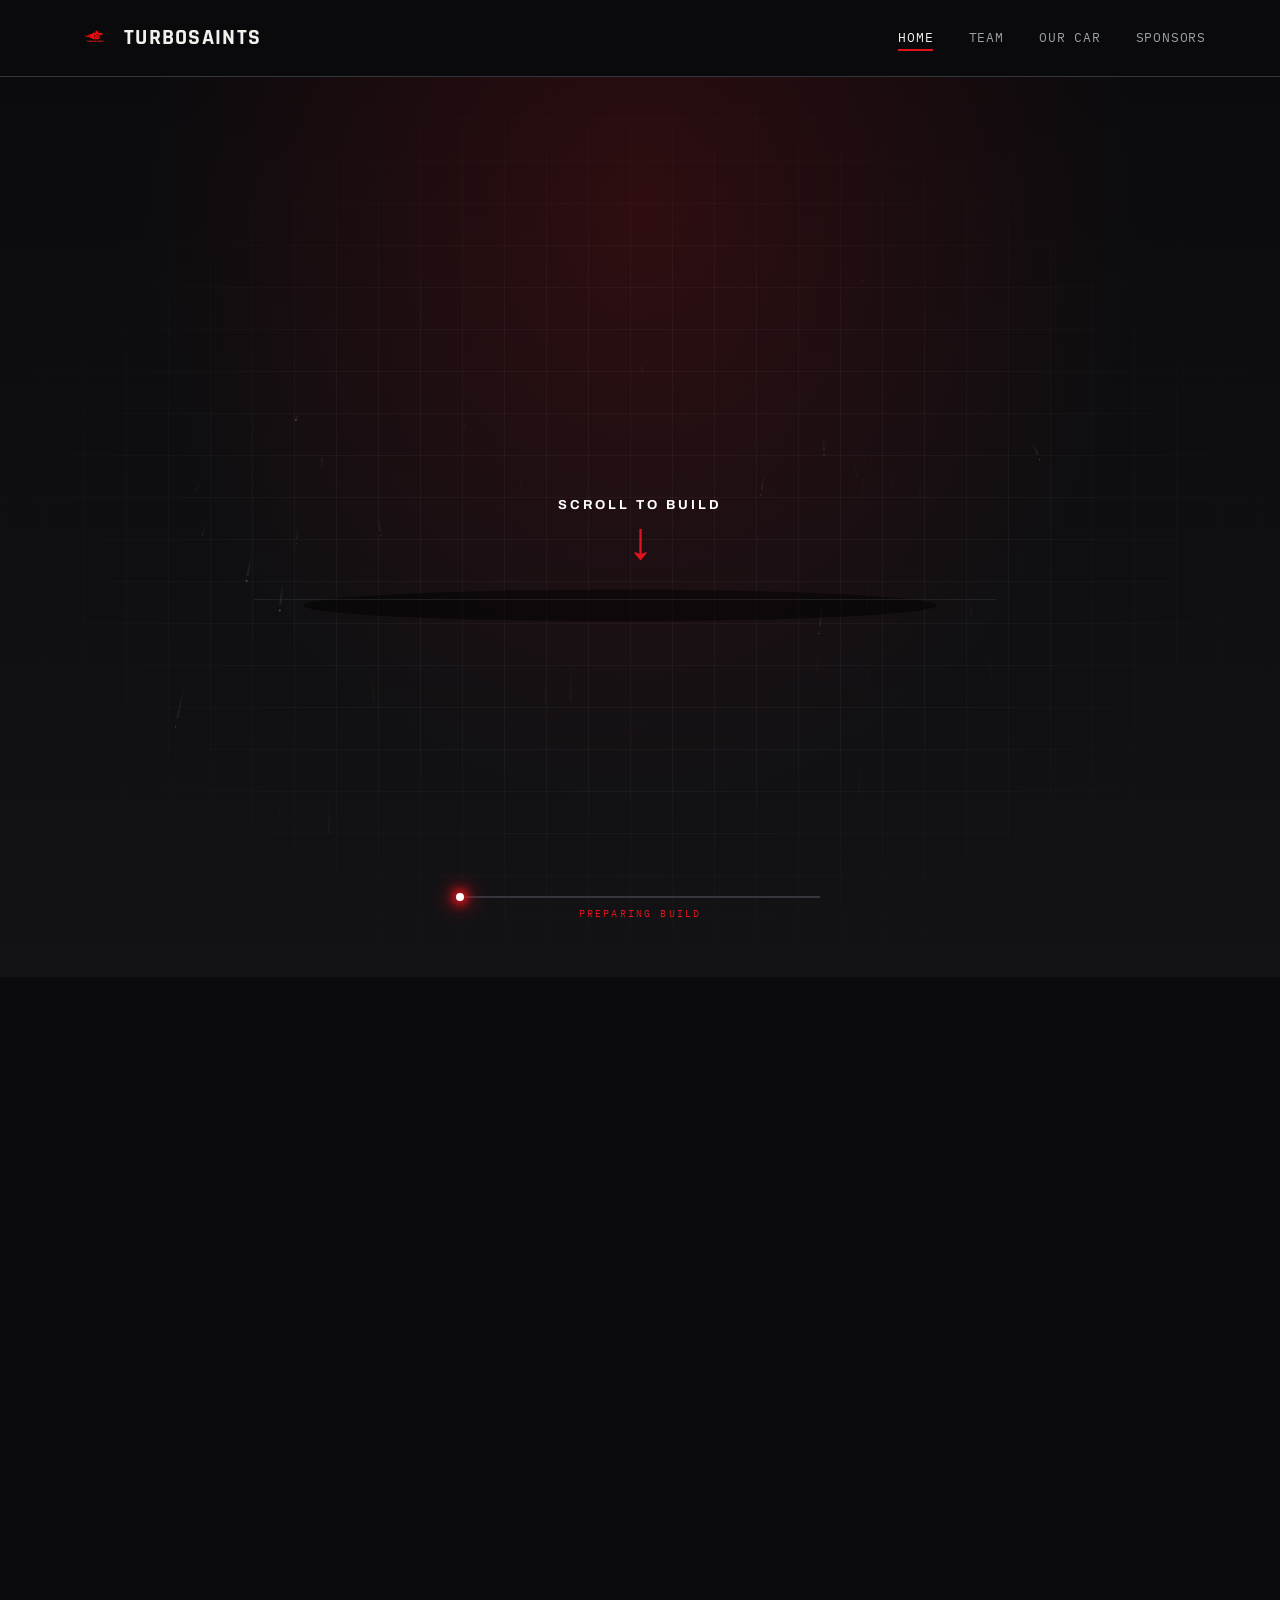
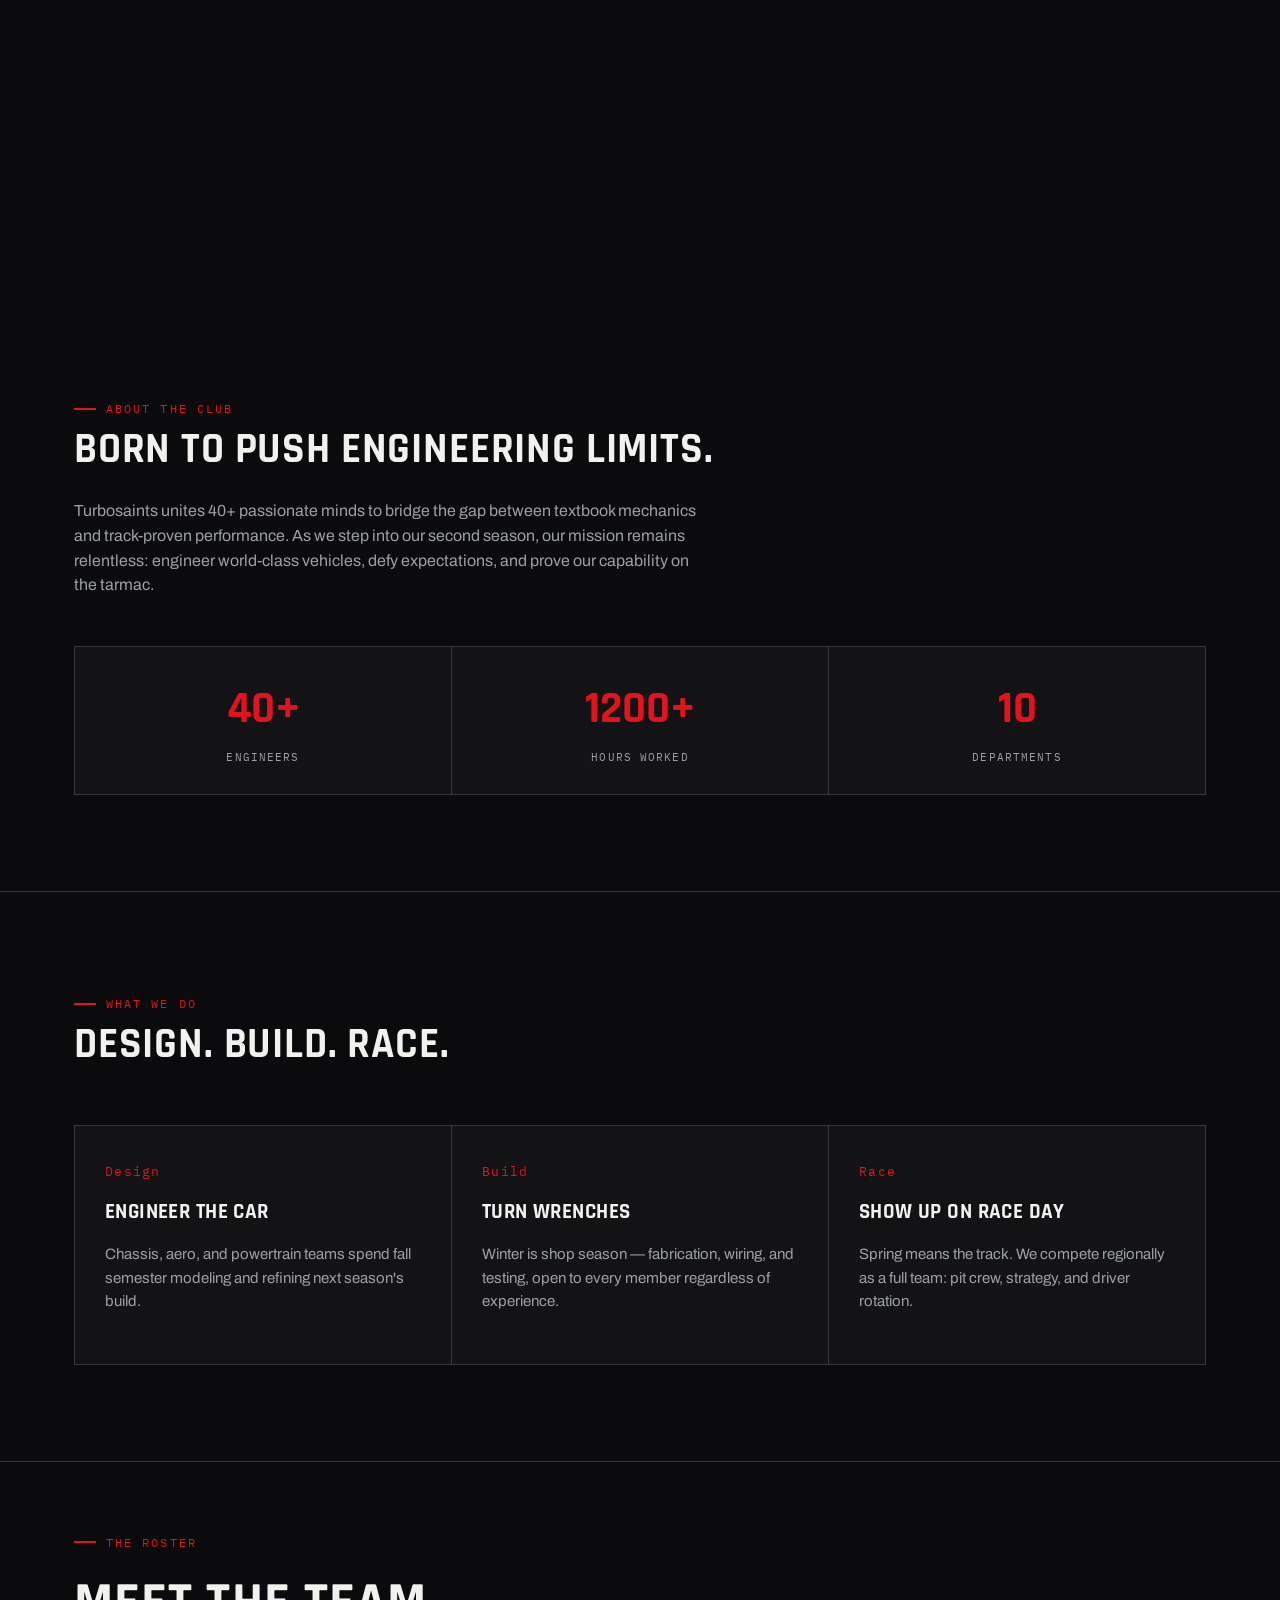
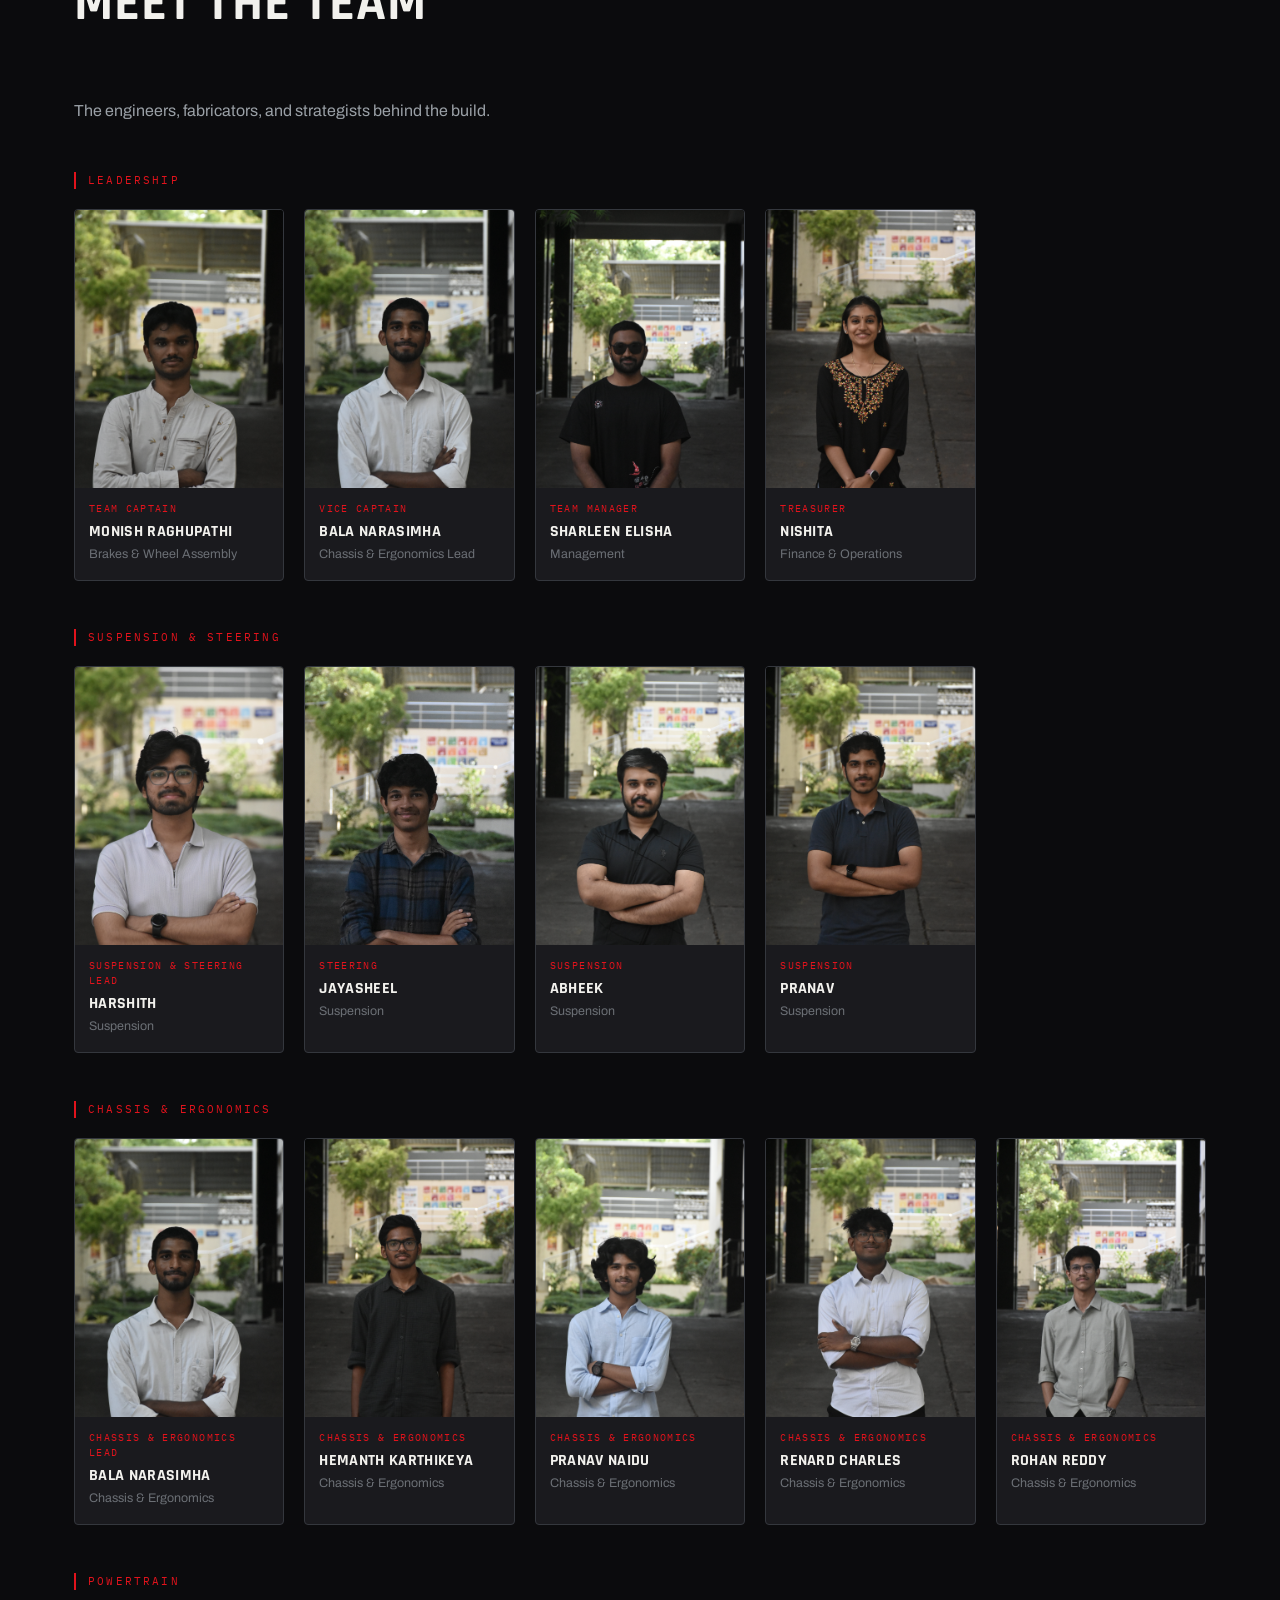
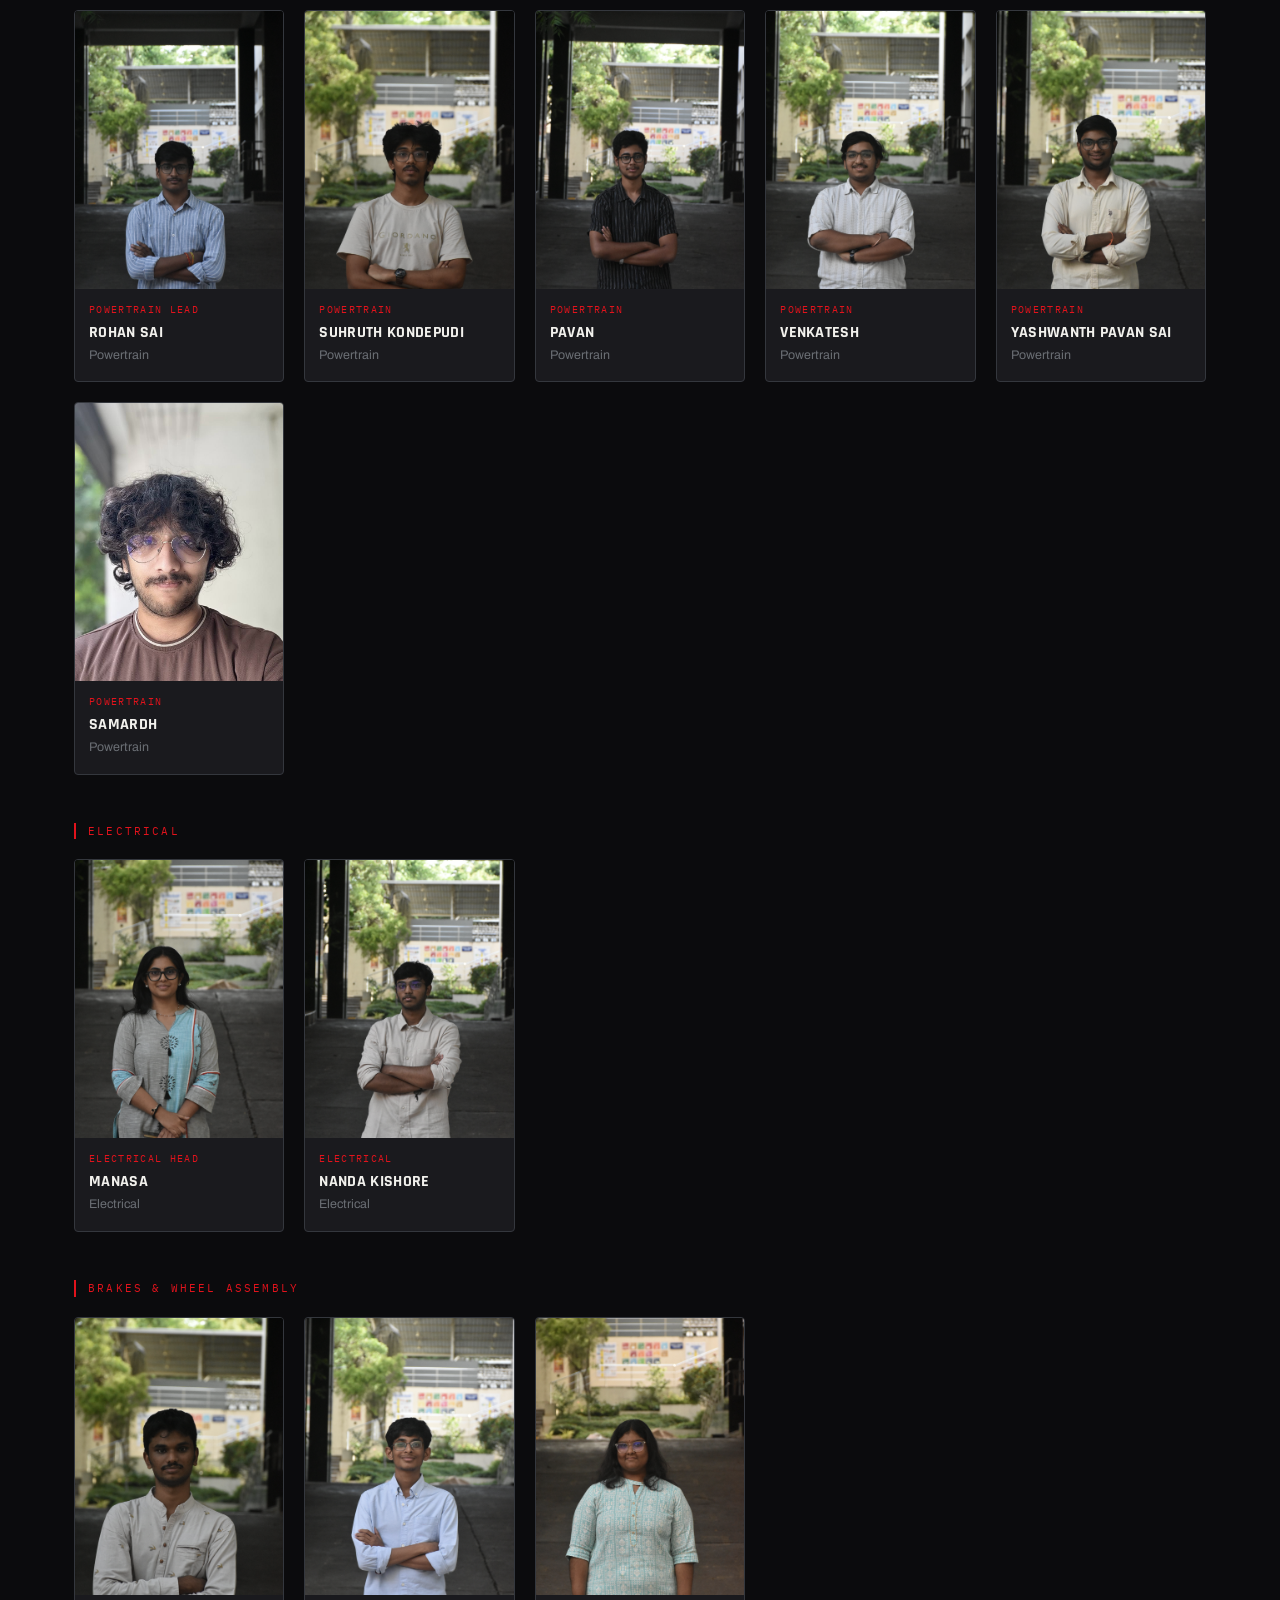
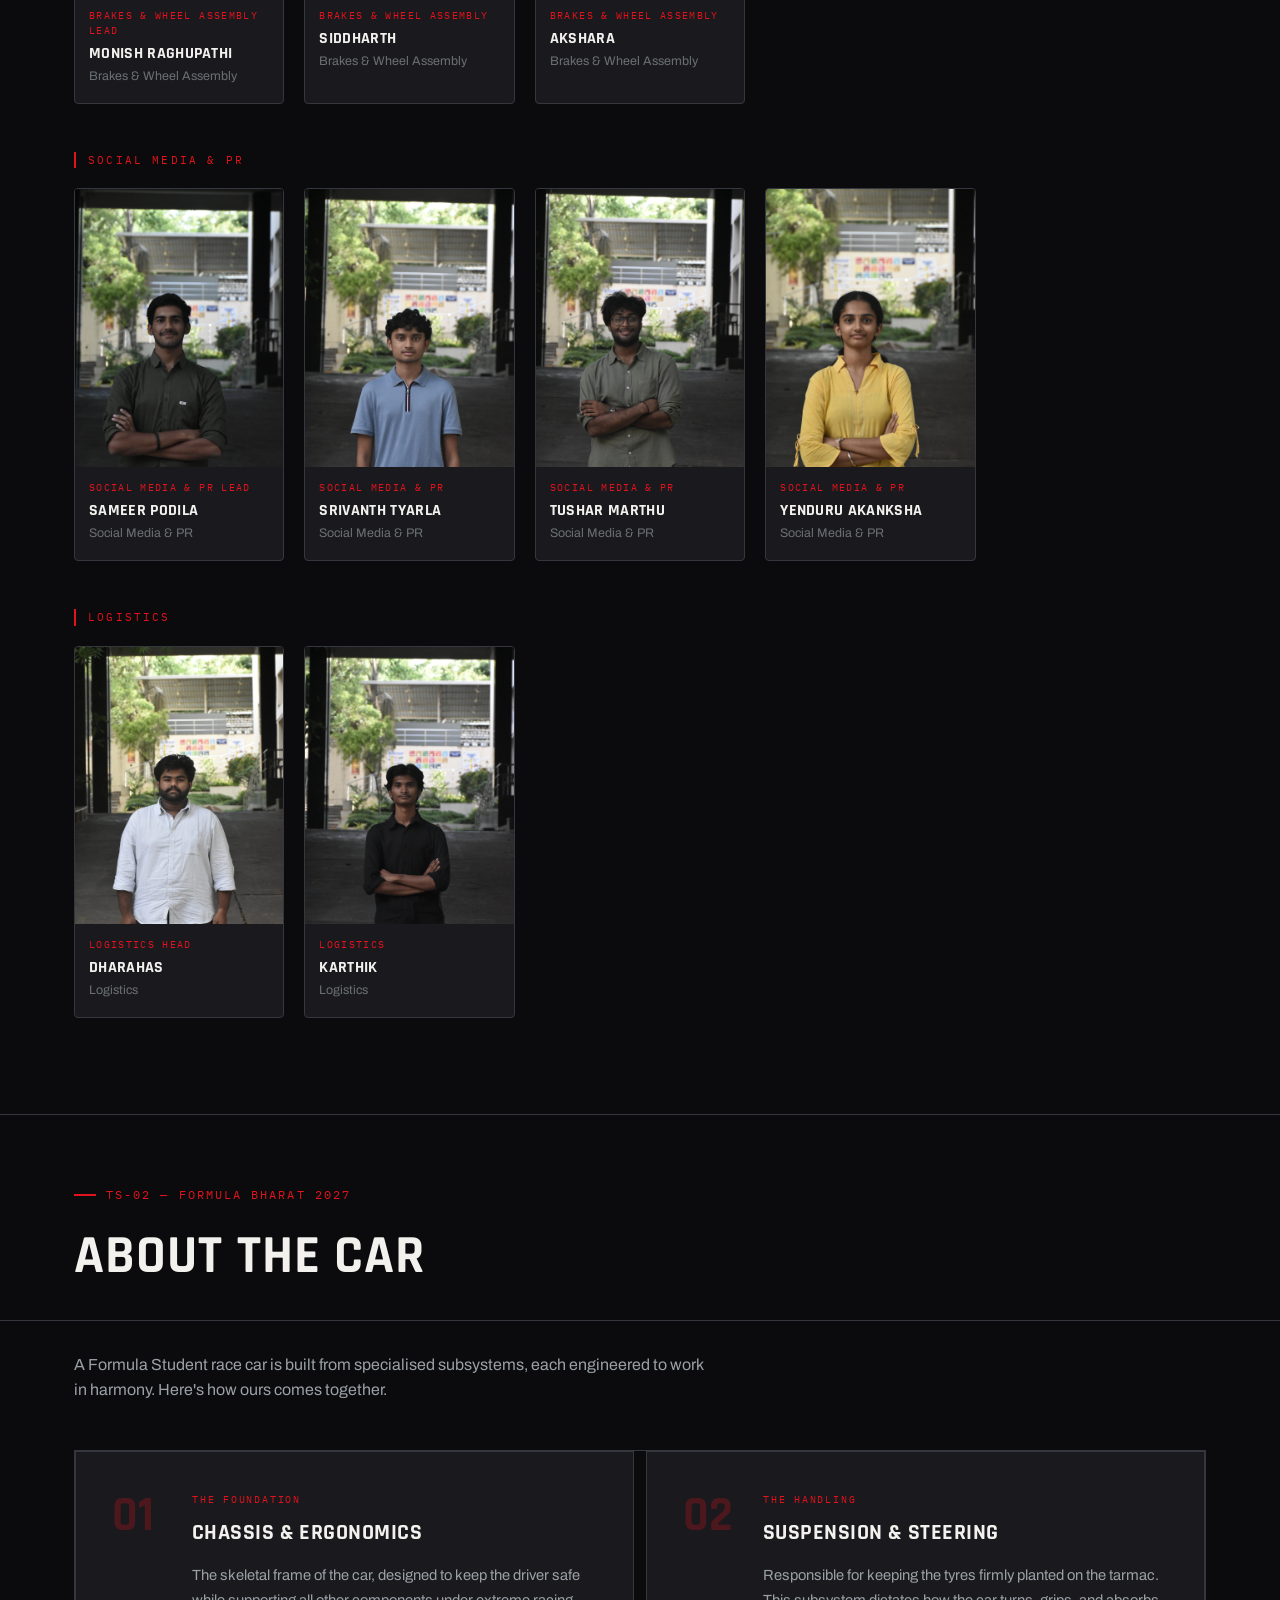
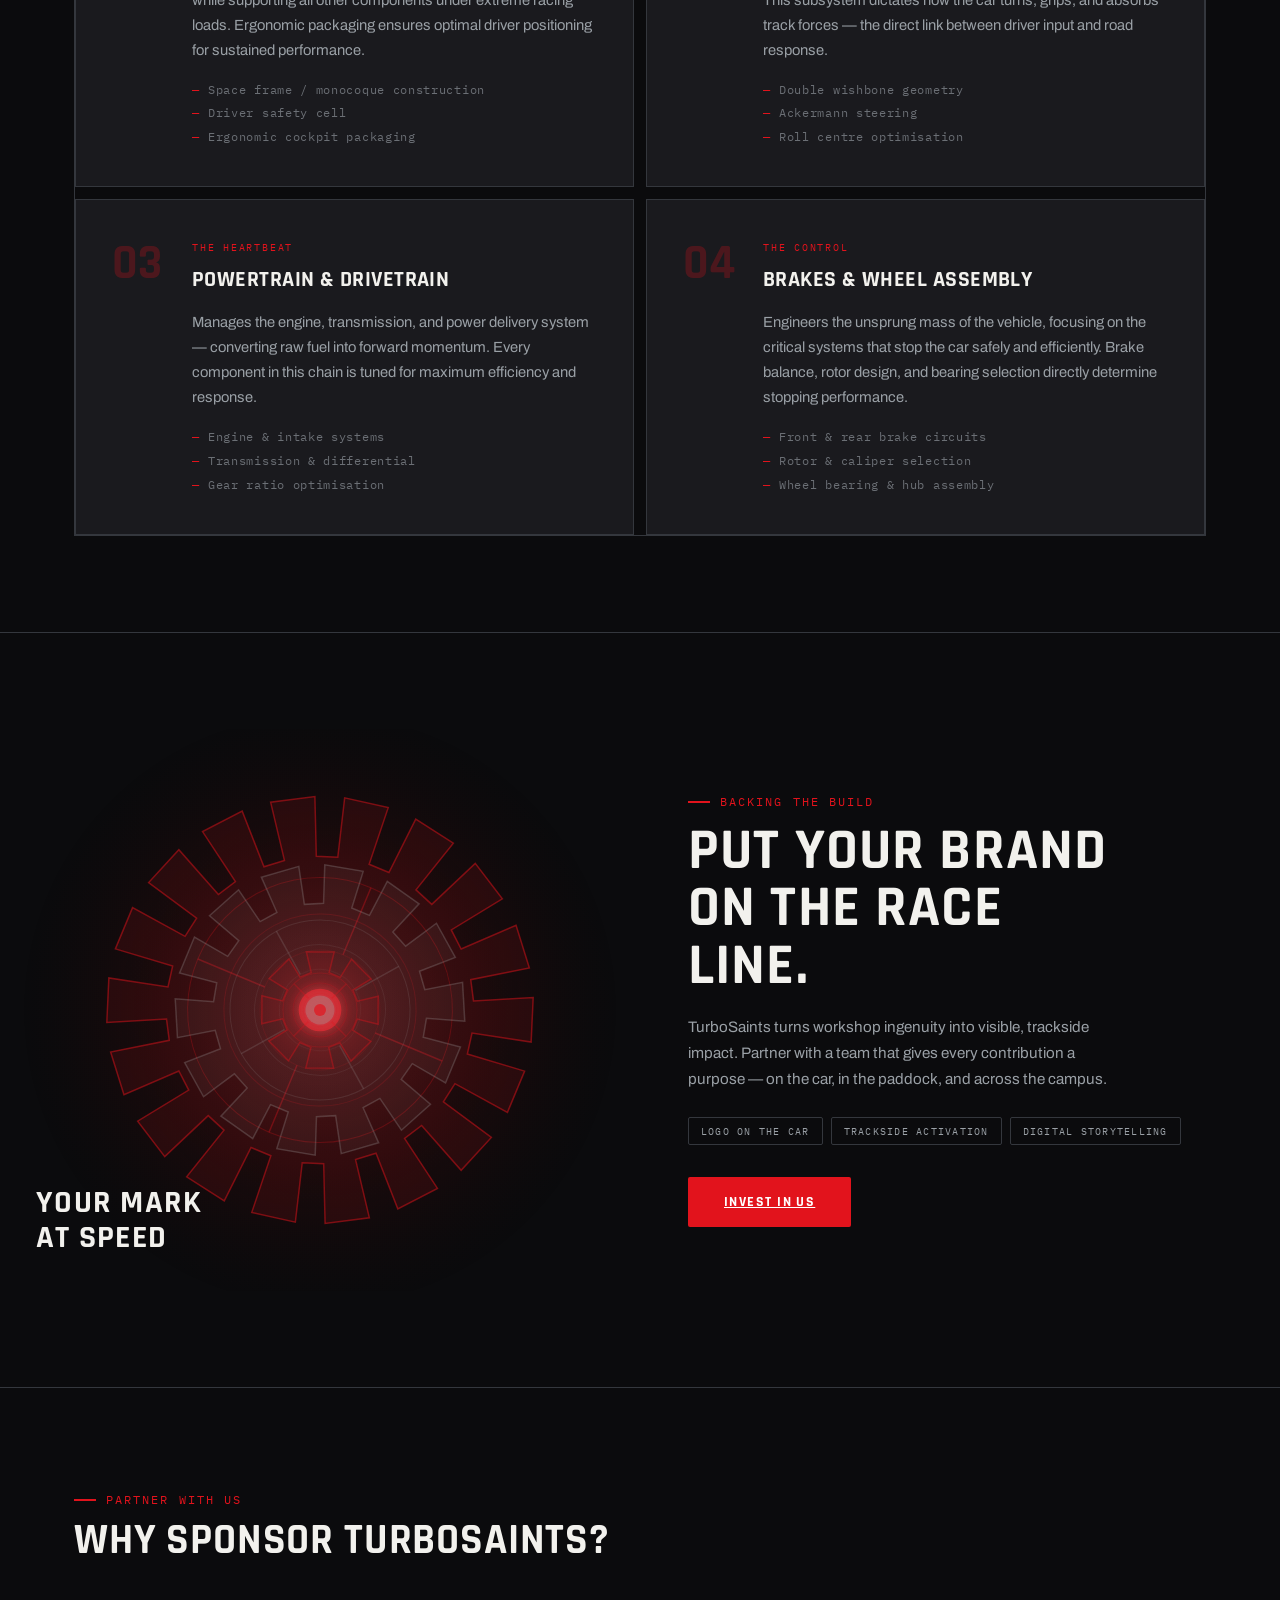
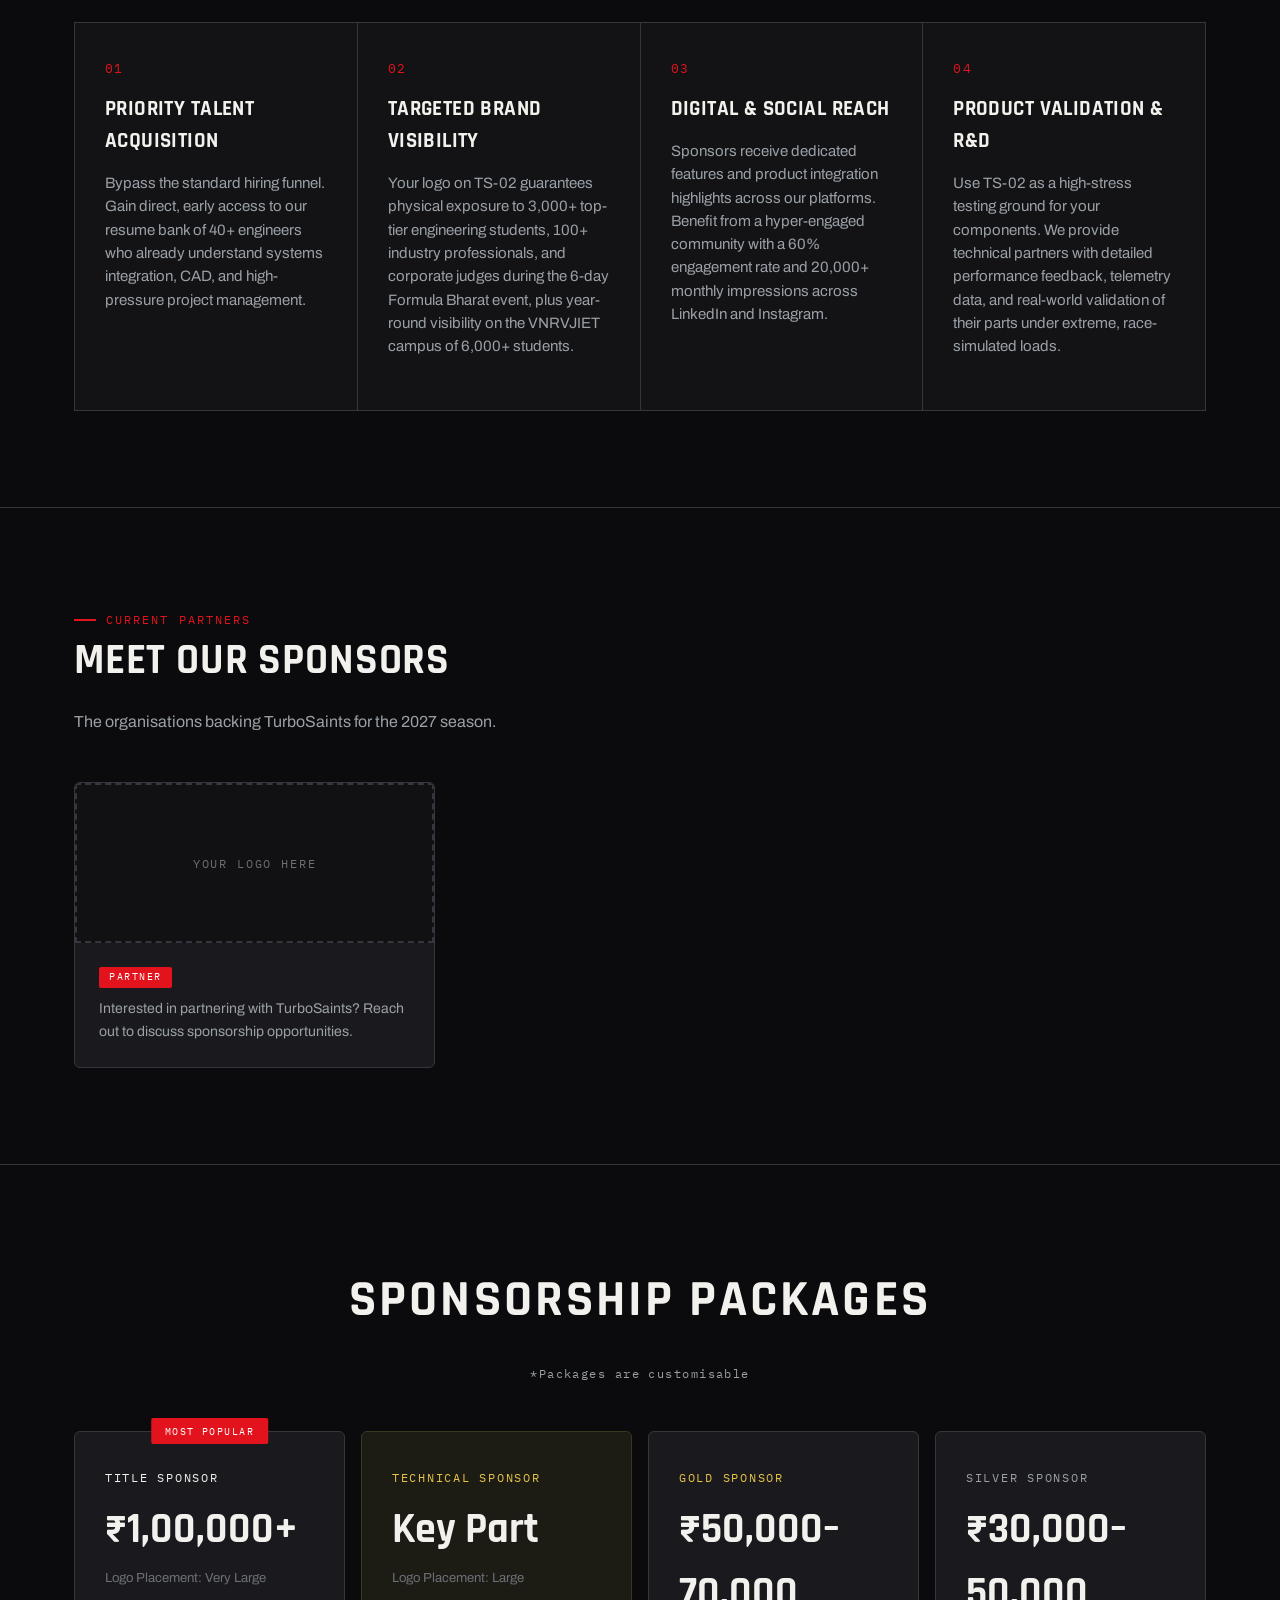
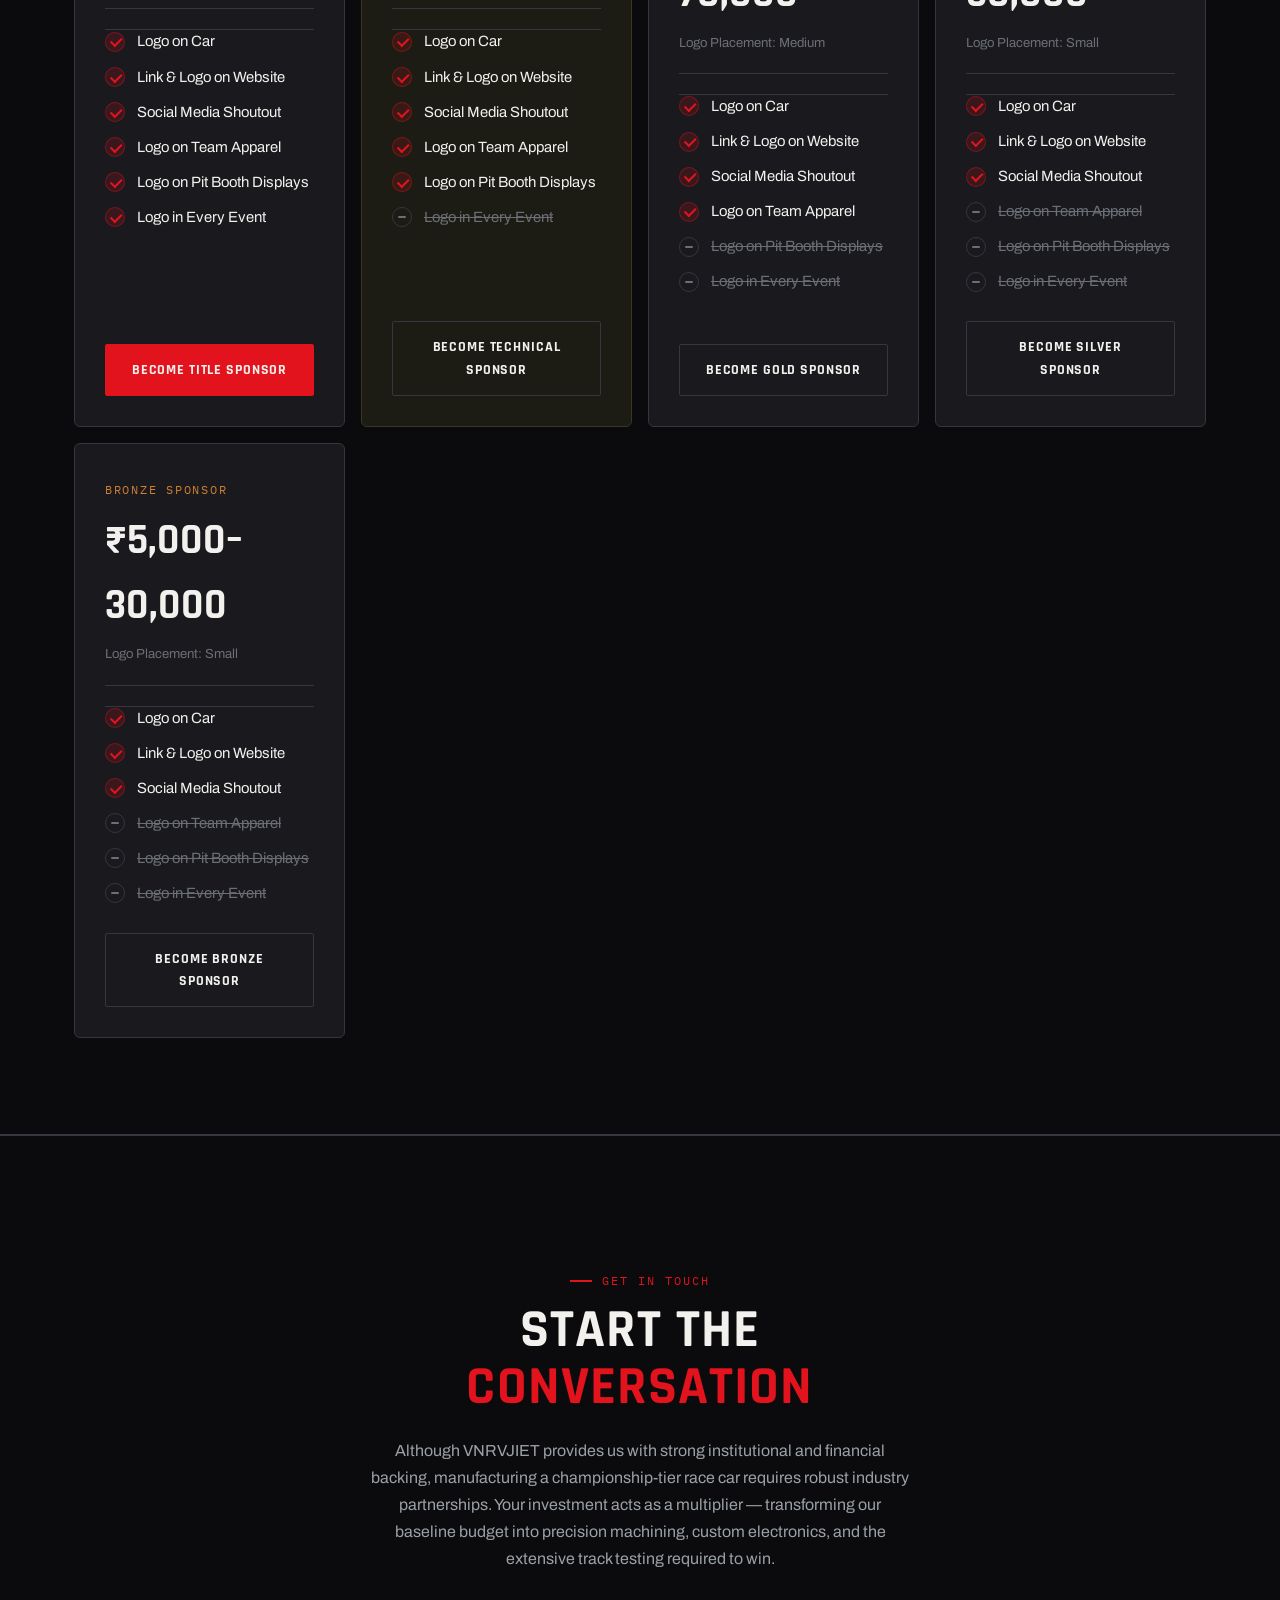
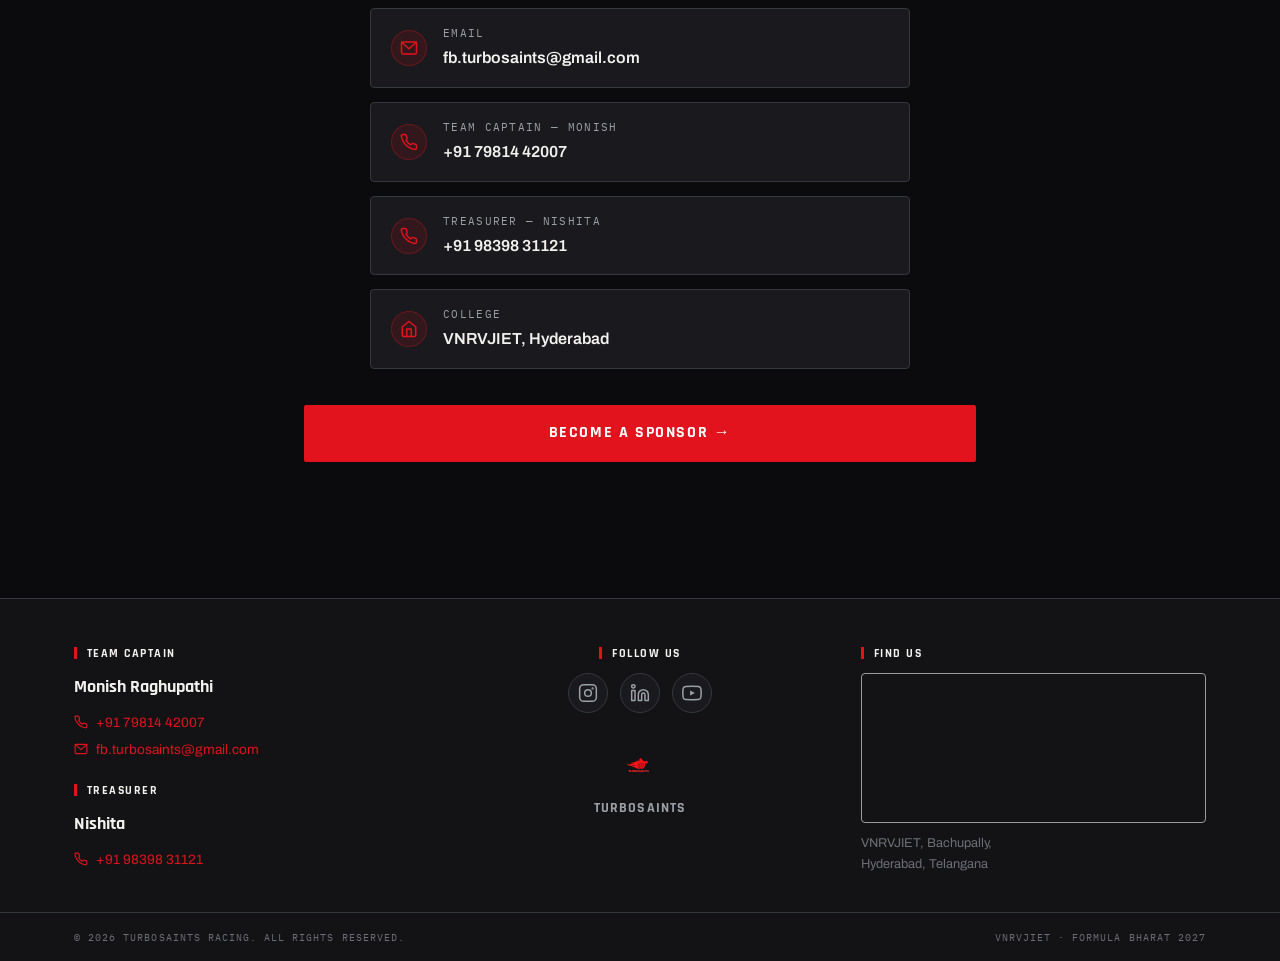
<file: index.html>
<!DOCTYPE html>
<html lang="en">
<head>
<meta charset="UTF-8" />
<meta name="viewport" content="width=device-width, initial-scale=1.0" />
<title>Turbosaints — Collegiate Race Club</title>
<link rel="preconnect" href="https://fonts.googleapis.com">
<link href="https://fonts.googleapis.com/css2?family=Rajdhani:wght@600;700&family=Archivo:wght@400;500;600&family=IBM+Plex+Mono:wght@400;500&display=swap" rel="stylesheet">
<link rel="stylesheet" href="styles.css" />
</head>
<body>

<nav class="site-nav">
  <div class="wrap">
    <a href="#home" class="brand nav-anchor"><img src="logo.png" alt="" class="brand-logo"><span class="brand-name">Turbosaints</span></a>
    <ul class="nav-links">
      <li><a href="#home"     class="nav-anchor">Home</a></li>
      <li><a href="#team"     class="nav-anchor">Team</a></li>
      <li><a href="#our-car"  class="nav-anchor">Our Car</a></li>
      <li><a href="#sponsors" class="nav-anchor">Sponsors</a></li>
    </ul>
    <button class="nav-toggle" aria-label="Toggle menu">☰</button>
  </div>
</nav>

<!-- ═══════════════════════════════════════════ HOME ═══════════════════════════════════════════ -->
<div id="home">

<div class="build-pin">
  <div class="build-sticky">
    <canvas id="spark-canvas" aria-hidden="true"></canvas>
    <div class="build-progress-wrap" aria-hidden="true">
      <div class="build-progress-bar" id="build-bar"></div>
      <span class="build-progress-label" id="build-label">INITIALISING</span>
    </div>
    <div class="build-stage">
      <svg id="car-svg" viewBox="0 0 960 500" xmlns="http://www.w3.org/2000/svg">
        <defs>
          <filter id="glow-red" x="-40%" y="-40%" width="180%" height="180%">
            <feGaussianBlur stdDeviation="6" result="blur"/>
            <feMerge><feMergeNode in="blur"/><feMergeNode in="SourceGraphic"/></feMerge>
          </filter>
          <filter id="glow-subtle" x="-20%" y="-20%" width="140%" height="140%">
            <feGaussianBlur stdDeviation="3" result="blur"/>
            <feMerge><feMergeNode in="blur"/><feMergeNode in="SourceGraphic"/></feMerge>
          </filter>
          <linearGradient id="chassis-grad" x1="0%" y1="0%" x2="0%" y2="100%">
            <stop offset="0%"   stop-color="#e2131c"/>
            <stop offset="60%"  stop-color="#c01018"/>
            <stop offset="100%" stop-color="#7a0a10"/>
          </linearGradient>
          <linearGradient id="floor-grad" x1="0%" y1="0%" x2="0%" y2="100%">
            <stop offset="0%"   stop-color="#2a2a2e"/>
            <stop offset="100%" stop-color="#131316"/>
          </linearGradient>
          <linearGradient id="wing-grad" x1="0%" y1="0%" x2="0%" y2="100%">
            <stop offset="0%"   stop-color="#e2131c"/>
            <stop offset="100%" stop-color="#8c0f16"/>
          </linearGradient>
          <linearGradient id="tyre-grad" x1="0%" y1="0%" x2="100%" y2="100%">
            <stop offset="0%"   stop-color="#1e1e22"/>
            <stop offset="100%" stop-color="#0b0b0d"/>
          </linearGradient>
          <linearGradient id="rim-grad" x1="0%" y1="0%" x2="100%" y2="100%">
            <stop offset="0%"   stop-color="#b0b4ba"/>
            <stop offset="50%"  stop-color="#6b6f75"/>
            <stop offset="100%" stop-color="#34373d"/>
          </linearGradient>
          <radialGradient id="cockpit-glass" cx="50%" cy="35%" r="55%">
            <stop offset="0%"   stop-color="#2a3a4a" stop-opacity="0.9"/>
            <stop offset="100%" stop-color="#0b0f14" stop-opacity="1"/>
          </radialGradient>
          <pattern id="carbon" x="0" y="0" width="8" height="8" patternUnits="userSpaceOnUse">
            <rect width="8" height="8" fill="#1a1a1e"/>
            <rect x="0" y="0" width="4" height="4" fill="#222226" opacity="0.7"/>
            <rect x="4" y="4" width="4" height="4" fill="#222226" opacity="0.7"/>
          </pattern>
        </defs>
        <g id="floor" class="part">
          <rect x="170" y="372" width="590" height="14" rx="2" fill="url(#floor-grad)"/>
          <rect x="660" y="358" width="6" height="28" rx="1" fill="#34373d"/>
          <rect x="672" y="354" width="6" height="32" rx="1" fill="#34373d"/>
          <rect x="684" y="350" width="6" height="36" rx="1" fill="#34373d"/>
          <rect x="696" y="347" width="6" height="39" rx="1" fill="#34373d"/>
          <rect x="708" y="344" width="6" height="42" rx="1" fill="#34373d"/>
          <rect x="200" y="374" width="4" height="12" rx="1" fill="#2a2a2e"/>
          <rect x="215" y="374" width="4" height="12" rx="1" fill="#2a2a2e"/>
          <rect x="230" y="374" width="4" height="12" rx="1" fill="#2a2a2e"/>
          <rect x="170" y="372" width="590" height="3" rx="1" fill="#e2131c" opacity="0.5"/>
        </g>
        <g id="chassis" class="part">
          <path d="M 200 348 C 230 330, 310 310, 390 306 L 510 306 C 570 306, 640 318, 700 334 L 726 348 L 726 372 L 200 372 Z" fill="url(#chassis-grad)"/>
          <path d="M 200 348 C 230 330, 310 310, 390 306 L 510 306 C 570 306, 640 318, 700 334 L 726 348 L 726 372 L 200 372 Z" fill="url(#carbon)" opacity="0.18"/>
          <path d="M 200 348 C 175 348, 148 354, 118 362 L 108 368 L 112 372 L 200 372 Z" fill="#c01018"/>
          <path d="M 108 368 L 118 362 L 112 368 Z" fill="#8c0f16"/>
          <path d="M 490 308 C 520 302, 580 304, 620 312 L 630 336 L 610 340 C 580 332, 520 330, 490 336 Z" fill="#b81018" opacity="0.85"/>
          <line x1="500" y1="310" x2="498" y2="338" stroke="#7a0a10" stroke-width="1.5"/>
          <line x1="512" y1="308" x2="510" y2="338" stroke="#7a0a10" stroke-width="1.5"/>
          <line x1="524" y1="307" x2="522" y2="338" stroke="#7a0a10" stroke-width="1.5"/>
          <path d="M 440 306 C 445 286, 465 278, 485 278 C 505 278, 525 286, 530 306 Z" fill="#b81018"/>
          <path d="M 560 306 L 574 248 L 580 248 L 594 306 Z" fill="#232529" stroke="#34373d" stroke-width="1"/>
          <rect x="310" y="340" width="160" height="8" rx="1" fill="#fff" opacity="0.08"/>
          <rect x="340" y="348" width="60" height="20" rx="2" fill="#0b0b0d" opacity="0.4"/>
          <rect x="474" y="268" width="10" height="22" rx="3" fill="#e2131c"/>
          <rect x="471" y="264" width="16" height="6" rx="2" fill="#232529"/>
          <rect x="200" y="369" width="526" height="3" fill="#5a0a0e" opacity="0.6"/>
        </g>
        <g id="susp-rear" class="part">
          <line x1="700" y1="348" x2="746" y2="360" stroke="#9aa0a6" stroke-width="4" stroke-linecap="round"/>
          <line x1="700" y1="348" x2="746" y2="345" stroke="#9aa0a6" stroke-width="4" stroke-linecap="round"/>
          <line x1="700" y1="368" x2="746" y2="378" stroke="#9aa0a6" stroke-width="4" stroke-linecap="round"/>
          <line x1="700" y1="368" x2="746" y2="358" stroke="#9aa0a6" stroke-width="4" stroke-linecap="round"/>
          <line x1="710" y1="358" x2="746" y2="385" stroke="#6b6f75" stroke-width="2.5" stroke-linecap="round"/>
          <rect x="742" y="344" width="10" height="42" rx="3" fill="#9aa0a6"/>
          <rect x="752" y="354" width="10" height="22" rx="2" fill="#e2131c" opacity="0.9"/>
          <rect x="740" y="350" width="6" height="30" rx="1" fill="#2a2a2e"/>
        </g>
        <g id="susp-front" class="part">
          <line x1="200" y1="348" x2="160" y2="360" stroke="#9aa0a6" stroke-width="4" stroke-linecap="round"/>
          <line x1="200" y1="348" x2="160" y2="345" stroke="#9aa0a6" stroke-width="4" stroke-linecap="round"/>
          <line x1="200" y1="368" x2="160" y2="378" stroke="#9aa0a6" stroke-width="4" stroke-linecap="round"/>
          <line x1="200" y1="368" x2="160" y2="358" stroke="#9aa0a6" stroke-width="4" stroke-linecap="round"/>
          <line x1="192" y1="358" x2="158" y2="385" stroke="#6b6f75" stroke-width="2.5" stroke-linecap="round"/>
          <rect x="150" y="344" width="10" height="42" rx="3" fill="#9aa0a6"/>
          <rect x="140" y="354" width="10" height="22" rx="2" fill="#e2131c" opacity="0.9"/>
          <rect x="156" y="350" width="6" height="30" rx="1" fill="#2a2a2e"/>
        </g>
        <g id="wheel-rear" class="part">
          <circle cx="762" cy="376" r="70" fill="url(#tyre-grad)" stroke="#1e1e22" stroke-width="3"/>
          <circle cx="762" cy="376" r="70" fill="none" stroke="#2a2a2e" stroke-width="8" stroke-dasharray="12 6"/>
          <circle cx="762" cy="376" r="62" fill="none" stroke="#34373d" stroke-width="4"/>
          <circle cx="762" cy="376" r="44" fill="url(#rim-grad)"/>
          <g stroke="#9aa0a6" stroke-width="5" stroke-linecap="round">
            <line x1="762" y1="376" x2="762" y2="334"/>
            <line x1="762" y1="376" x2="797" y2="399"/>
            <line x1="762" y1="376" x2="783" y2="418"/>
            <line x1="762" y1="376" x2="741" y2="418"/>
            <line x1="762" y1="376" x2="727" y2="399"/>
          </g>
          <circle cx="762" cy="376" r="22" fill="#1a1a1e" stroke="#6b6f75" stroke-width="2"/>
          <circle cx="762" cy="376" r="10" fill="#e2131c"/>
          <circle cx="762" cy="376" r="6"  fill="#8c0f16"/>
          <circle cx="762" cy="376" r="26" fill="#e2131c" opacity="0.08" filter="url(#glow-red)"/>
        </g>
        <g id="wheel-front" class="part">
          <circle cx="164" cy="376" r="62" fill="url(#tyre-grad)" stroke="#1e1e22" stroke-width="3"/>
          <circle cx="164" cy="376" r="62" fill="none" stroke="#2a2a2e" stroke-width="6" stroke-dasharray="10 5"/>
          <circle cx="164" cy="376" r="55" fill="none" stroke="#34373d" stroke-width="3"/>
          <circle cx="164" cy="376" r="38" fill="url(#rim-grad)"/>
          <g stroke="#9aa0a6" stroke-width="4" stroke-linecap="round">
            <line x1="164" y1="376" x2="164" y2="340"/>
            <line x1="164" y1="376" x2="195" y2="397"/>
            <line x1="164" y1="376" x2="182" y2="413"/>
            <line x1="164" y1="376" x2="146" y2="413"/>
            <line x1="164" y1="376" x2="133" y2="397"/>
          </g>
          <circle cx="164" cy="376" r="18" fill="#1a1a1e" stroke="#6b6f75" stroke-width="2"/>
          <circle cx="164" cy="376" r="8"  fill="#e2131c"/>
          <circle cx="164" cy="376" r="5"  fill="#8c0f16"/>
          <circle cx="164" cy="376" r="22" fill="#e2131c" opacity="0.08" filter="url(#glow-red)"/>
        </g>
        <g id="front-wing" class="part">
          <path d="M 60 384 L 242 378 L 242 390 L 60 396 Z" fill="url(#wing-grad)"/>
          <path d="M 66 376 L 238 370 L 240 378 L 64 384 Z" fill="#c01018"/>
          <path d="M 72 369 L 234 363 L 238 370 L 70 376 Z" fill="#e2131c" opacity="0.7"/>
          <path d="M 60 365 L 72 365 L 72 400 L 58 402 Z" fill="#232529" stroke="#34373d" stroke-width="1"/>
          <path d="M 234 362 L 244 362 L 246 400 L 232 400 Z" fill="#232529" stroke="#34373d" stroke-width="1"/>
          <path d="M 64 370 C 58 366, 52 368, 50 376 L 56 378 C 56 372, 60 370, 64 374 Z" fill="#e2131c" opacity="0.85"/>
          <path d="M 234 367 C 242 363, 248 365, 250 373 L 244 375 C 244 369, 240 367, 234 371 Z" fill="#e2131c" opacity="0.85"/>
          <rect x="154" y="378" width="4" height="16" rx="1" fill="#9aa0a6"/>
          <path d="M 60 384 L 242 378 L 242 390 L 60 396 Z" fill="url(#carbon)" opacity="0.22"/>
        </g>
        <g id="rear-wing" class="part">
          <path d="M 660 198 L 672 198 L 672 360 L 658 362 Z" fill="#232529" stroke="#34373d" stroke-width="1"/>
          <path d="M 812 198 L 826 198 L 828 362 L 814 360 Z" fill="#232529" stroke="#34373d" stroke-width="1"/>
          <path d="M 660 228 L 828 224 L 830 248 L 658 252 Z" fill="url(#wing-grad)"/>
          <path d="M 662 208 L 826 204 L 828 224 L 660 228 Z" fill="#c01018"/>
          <path d="M 662 220 L 826 216 L 826 222 L 662 226 Z" fill="#0b0b0d" opacity="0.6"/>
          <path d="M 680 340 L 812 338 L 812 352 L 680 354 Z" fill="#e2131c" opacity="0.7"/>
          <path d="M 682 328 L 810 326 L 812 338 L 680 340 Z" fill="#c01018" opacity="0.5"/>
          <text x="720" y="238" font-family="monospace" font-size="8" fill="#fff" opacity="0.2" letter-spacing="2">DRS</text>
          <path d="M 660 228 L 828 224 L 830 248 L 658 252 Z" fill="url(#carbon)" opacity="0.25"/>
        </g>
        <g id="exhaust" class="part">
          <ellipse cx="680" cy="296" rx="12" ry="10" fill="#1a1a1e" stroke="#34373d" stroke-width="2"/>
          <ellipse cx="680" cy="296" rx="8"  ry="6"  fill="#0b0b0d"/>
          <path d="M 648 288 C 660 282, 680 282, 692 288 L 692 306 C 680 310, 660 310, 648 306 Z" fill="#2a2a2e" stroke="#34373d" stroke-width="1"/>
          <ellipse cx="680" cy="294" rx="14" ry="10" fill="#ff6600" opacity="0.12" filter="url(#glow-red)"/>
          <rect x="610" y="296" width="34" height="16" rx="2" fill="#1a1a1e" stroke="#34373d" stroke-width="1"/>
          <line x1="617" y1="296" x2="617" y2="312" stroke="#34373d" stroke-width="1"/>
          <line x1="624" y1="296" x2="624" y2="312" stroke="#34373d" stroke-width="1"/>
          <line x1="631" y1="296" x2="631" y2="312" stroke="#34373d" stroke-width="1"/>
          <line x1="638" y1="296" x2="638" y2="312" stroke="#34373d" stroke-width="1"/>
        </g>

        <!-- ground shadow / reflection — always visible, subtle -->
        <ellipse cx="460" cy="454" rx="320" ry="16"
          fill="rgba(0,0,0,0)" id="ground-shadow"/>
        <!-- ground line -->
        <line x1="90" y1="448" x2="840" y2="448"
          stroke="#34373d" stroke-width="1" opacity="0.5"/>
      </svg>
      <!-- part labels — inside build-stage so % positions align to the SVG -->
      <div class="part-labels" aria-hidden="true">
        <span class="part-label" id="lbl-floor">Floor &amp; Diffuser</span>
        <span class="part-label" id="lbl-chassis">Monocoque Chassis</span>
        <span class="part-label" id="lbl-susp-rear">Rear Suspension</span>
        <span class="part-label" id="lbl-susp-front">Front Suspension</span>
        <span class="part-label" id="lbl-wheel-rear">Rear Tyre</span>
        <span class="part-label" id="lbl-wheel-front">Front Tyre</span>
        <span class="part-label" id="lbl-front-wing">Front Wing</span>
        <span class="part-label" id="lbl-rear-wing">Rear Wing</span>
        <span class="part-label" id="lbl-exhaust">Power Unit</span>
      </div>
    </div><!-- /.build-stage -->
    <div class="hero-copy">
      <p>The Formula Bharat Team of VNRVJIET</p>
      <h1>Built For The<br><em>Next</em> Lap.</h1>
    </div>      
    <div class="scroll-indicator" onclick="document.getElementById('build').scrollIntoView({ behavior: 'smooth' })">
      <span class="scroll-text">SCROLL TO BUILD</span>
      <span class="scroll-arrow">↓</span>
    </div>
  </div>
</div><!-- /.build-pin -->

<section>
  <div class="wrap">
    <div class="section-head">
      <span class="eyebrow">About the club</span>
      <h2>Born to push engineering limits.</h2>
      <p>Turbosaints unites 40+ passionate minds to bridge the gap between textbook mechanics and track-proven performance. As we step into our second season, our mission remains relentless: engineer world-class vehicles, defy expectations, and prove our capability on the tarmac.</p>
    </div>
    <div class="stats">
      <div class="stat"><div class="num">40+</div><div class="label">Engineers</div></div>
      <div class="stat"><div class="num">1200+</div><div class="label">Hours Worked</div></div>
      <div class="stat"><div class="num">10</div><div class="label">Departments</div></div>
    </div>
  </div>
</section>
<hr class="divider">
<section>
  <div class="wrap">
    <div class="section-head">
      <span class="eyebrow">What we do</span>
      <h2>Design. Build. Race.</h2>
    </div>
    <div class="pillars pillars--3">
      <div class="pillar"><div class="idx">Design</div><h3>Engineer the car</h3><p>Chassis, aero, and powertrain teams spend fall semester modeling and refining next season's build.</p></div>
      <div class="pillar"><div class="idx">Build</div><h3>Turn wrenches</h3><p>Winter is shop season — fabrication, wiring, and testing, open to every member regardless of experience.</p></div>
      <div class="pillar"><div class="idx">Race</div><h3>Show up on race day</h3><p>Spring means the track. We compete regionally as a full team: pit crew, strategy, and driver rotation.</p></div>
    </div>
  </div>
</section>

</div><!-- /#home -->

<hr class="divider">

<!-- ═══════════════════════════════════════════ TEAM ═══════════════════════════════════════════ -->
<div id="team">
<div class="page-hero">
  <div class="wrap">
    <span class="eyebrow">The roster</span>
    <h1>Meet the team</h1>
  </div>
</div>
<section>
  <div class="wrap">
    <div class="section-head">
      <p>The engineers, fabricators, and strategists behind the build.</p>
    </div>

    <!-- Leadership -->
    <div class="team-group-label">Leadership</div>
    <div class="team-grid">

      <div class="team-card">
        <div class="team-photo-wrap">
          <img src="team/Monish raghupathi (team captain_brakes and wheel assembly).jpg" alt="Monish Raghupathi" loading="lazy"/>
        </div>
        <div class="team-info">
          <div class="team-role">Team Captain</div>
          <h3>Monish Raghupathi</h3>
          <div class="team-dept">Brakes &amp; Wheel Assembly</div>
        </div>
      </div>

      <div class="team-card">
        <div class="team-photo-wrap">
          <img src="team/Bala Narasimha (Vice Captain_ Chassis & Ergonomics Lead).JPG" alt="Bala Narasimha" loading="lazy"/>
        </div>
        <div class="team-info">
          <div class="team-role">Vice Captain</div>
          <h3>Bala Narasimha</h3>
          <div class="team-dept">Chassis &amp; Ergonomics Lead</div>
        </div>
      </div>

      <div class="team-card">
        <div class="team-photo-wrap">
          <img src="team/Sharleen Elisha (Team Manager)JPG.jpg" alt="Sharleen Elisha" loading="lazy"/>
        </div>
        <div class="team-info">
          <div class="team-role">Team Manager</div>
          <h3>Sharleen Elisha</h3>
          <div class="team-dept">Management</div>
        </div>
      </div>

      <div class="team-card">
        <div class="team-photo-wrap">
          <img src="team/Nishita( treasurer).jpg" alt="Nishita" loading="lazy"/>
        </div>
        <div class="team-info">
          <div class="team-role">Treasurer</div>
          <h3>Nishita</h3>
          <div class="team-dept">Finance &amp; Operations</div>
        </div>
      </div>

    </div><!-- /.team-grid leadership -->

    <!-- Suspension & Steering -->
    <div class="team-group-label">Suspension &amp; Steering</div>
    <div class="team-grid">

      <div class="team-card">
        <div class="team-photo-wrap">
          <img src="team/Harshith (suspension head).jpg" alt="Harshith" loading="lazy"/>
        </div>
        <div class="team-info">
          <div class="team-role">Suspension &amp; Steering Lead</div>
          <h3>Harshith</h3>
          <div class="team-dept">Suspension</div>
        </div>
      </div>

      <div class="team-card">
        <div class="team-photo-wrap">
          <img src="team/Jayasheel (Suspension & Steering Lead).JPG" alt="Jayasheel" loading="lazy" class="zoom-jayasheel"/>
        </div>
        <div class="team-info">
          <div class="team-role">Steering</div>
          <h3>Jayasheel</h3>
          <div class="team-dept">Suspension</div>
        </div>
      </div>

      <div class="team-card">
        <div class="team-photo-wrap">
          <img src="team/Abheek(suspension).jpg" alt="Abheek" loading="lazy"/>
        </div>
        <div class="team-info">
          <div class="team-role">Suspension</div>
          <h3>Abheek</h3>
          <div class="team-dept">Suspension</div>
        </div>
      </div>

      <div class="team-card">
        <div class="team-photo-wrap">
          <img src="team/Pranav(suspension).jpg" alt="Pranav" loading="lazy"/>
        </div>
        <div class="team-info">
          <div class="team-role">Suspension</div>
          <h3>Pranav</h3>
          <div class="team-dept">Suspension</div>
        </div>
      </div>

    </div><!-- /.team-grid suspension -->

    <!-- Chassis & Ergonomics -->
    <div class="team-group-label">Chassis &amp; Ergonomics</div>
    <div class="team-grid">

      <div class="team-card">
        <div class="team-photo-wrap">
          <img src="team/Bala Narasimha (Vice Captain_ Chassis & Ergonomics Lead).JPG" alt="Bala Narasimha" loading="lazy"/>
        </div>
        <div class="team-info">
          <div class="team-role">Chassis &amp; Ergonomics Lead</div>
          <h3>Bala Narasimha</h3>
          <div class="team-dept">Chassis &amp; Ergonomics</div>
        </div>
      </div>

      <div class="team-card">
        <div class="team-photo-wrap">
          <img src="team/Hemanth karthikeya (chassis).jpg" alt="Hemanth Karthikeya" loading="lazy"/>
        </div>
        <div class="team-info">
          <div class="team-role">Chassis &amp; Ergonomics</div>
          <h3>Hemanth Karthikeya</h3>
          <div class="team-dept">Chassis &amp; Ergonomics</div>
        </div>
      </div>

      <div class="team-card">
        <div class="team-photo-wrap">
          <img src="team/Pranav naidu(chassis).jpg" alt="Pranav Naidu" loading="lazy"/>
        </div>
        <div class="team-info">
          <div class="team-role">Chassis &amp; Ergonomics</div>
          <h3>Pranav Naidu</h3>
          <div class="team-dept">Chassis &amp; Ergonomics</div>
        </div>
      </div>

      <div class="team-card">
        <div class="team-photo-wrap">
          <img src="team/Renard Charles (chassis).jpg" alt="Renard Charles" loading="lazy"/>
        </div>
        <div class="team-info">
          <div class="team-role">Chassis &amp; Ergonomics</div>
          <h3>Renard Charles</h3>
          <div class="team-dept">Chassis &amp; Ergonomics</div>
        </div>
      </div>

      <div class="team-card">
        <div class="team-photo-wrap">
          <img src="team/Rohan reddy (chassis).jpg" alt="Rohan Reddy" loading="lazy"/>
        </div>
        <div class="team-info">
          <div class="team-role">Chassis &amp; Ergonomics</div>
          <h3>Rohan Reddy</h3>
          <div class="team-dept">Chassis &amp; Ergonomics</div>
        </div>
      </div>

    </div><!-- /.team-grid chassis -->

    <!-- Powertrain -->
    <div class="team-group-label">Powertrain</div>
    <div class="team-grid">

      <div class="team-card">
        <div class="team-photo-wrap">
          <img src="team/Rohan sai (powertrain).jpg" alt="Rohan Sai" loading="lazy"/>
        </div>
        <div class="team-info">
          <div class="team-role">Powertrain Lead</div>
          <h3>Rohan Sai</h3>
          <div class="team-dept">Powertrain</div>
        </div>
      </div>

      <div class="team-card">
        <div class="team-photo-wrap">
          <img src="team/Suhruth Kondepudi  ( Powertrain ).JPG" alt="Suhruth Kondepudi" loading="lazy"/>
        </div>
        <div class="team-info">
          <div class="team-role">Powertrain</div>
          <h3>Suhruth Kondepudi</h3>
          <div class="team-dept">Powertrain</div>
        </div>
      </div>

      <div class="team-card">
        <div class="team-photo-wrap">
          <img src="team/Pavan (powertrain).jpg" alt="Pavan" loading="lazy"/>
        </div>
        <div class="team-info">
          <div class="team-role">Powertrain</div>
          <h3>Pavan</h3>
          <div class="team-dept">Powertrain</div>
        </div>
      </div>

      <div class="team-card">
        <div class="team-photo-wrap">
          <img src="team/Venkatesh (suspension ).jpg" alt="Venkatesh" loading="lazy"/>
        </div>
        <div class="team-info">
          <div class="team-role">Powertrain</div>
          <h3>Venkatesh</h3>
          <div class="team-dept">Powertrain</div>
        </div>
      </div>

      <div class="team-card">
        <div class="team-photo-wrap">
          <img src="team/Yashwanth Pavan sai (suspension).jpg" alt="Yashwanth Pavan Sai" loading="lazy"/>
        </div>
        <div class="team-info">
          <div class="team-role">Powertrain</div>
          <h3>Yashwanth Pavan Sai</h3>
          <div class="team-dept">Powertrain</div>
        </div>
      </div>

      <div class="team-card">
        <div class="team-photo-wrap">
          <img src="team/Samardh (steering).jpeg" alt="Samardh" loading="lazy"/>
        </div>
        <div class="team-info">
          <div class="team-role">Powertrain</div>
          <h3>Samardh</h3>
          <div class="team-dept">Powertrain</div>
        </div>
      </div>

    </div><!-- /.team-grid powertrain -->

    <!-- Electrical -->
    <div class="team-group-label">Electrical</div>
    <div class="team-grid">

      <div class="team-card">
        <div class="team-photo-wrap">
          <img src="team/Manasa(electrical head).jpg" alt="Manasa" loading="lazy"/>
        </div>
        <div class="team-info">
          <div class="team-role">Electrical Head</div>
          <h3>Manasa</h3>
          <div class="team-dept">Electrical</div>
        </div>
      </div>

      <div class="team-card">
        <div class="team-photo-wrap">
          <img src="team/Nanda kishore(electrical).jpg" alt="Nanda Kishore" loading="lazy"/>
        </div>
        <div class="team-info">
          <div class="team-role">Electrical</div>
          <h3>Nanda Kishore</h3>
          <div class="team-dept">Electrical</div>
        </div>
      </div>

    </div><!-- /.team-grid electrical -->

    <!-- Brakes & Wheel Assembly -->
    <div class="team-group-label">Brakes &amp; Wheel Assembly</div>
    <div class="team-grid">

      <div class="team-card">
        <div class="team-photo-wrap">
          <img src="team/Monish raghupathi (team captain_brakes and wheel assembly).jpg" alt="Monish Raghupathi" loading="lazy"/>
        </div>
        <div class="team-info">
          <div class="team-role">Brakes &amp; Wheel Assembly Lead</div>
          <h3>Monish Raghupathi</h3>
          <div class="team-dept">Brakes &amp; Wheel Assembly</div>
        </div>
      </div>

      <div class="team-card">
        <div class="team-photo-wrap">
          <img src="team/Siddharth(fabrication).jpg" alt="Siddharth" loading="lazy"/>
        </div>
        <div class="team-info">
          <div class="team-role">Brakes &amp; Wheel Assembly</div>
          <h3>Siddharth</h3>
          <div class="team-dept">Brakes &amp; Wheel Assembly</div>
        </div>
      </div>

      <div class="team-card">
        <div class="team-photo-wrap">
          <img src="team/Akshara(suspension).jpg" alt="Akshara" loading="lazy"/>
        </div>
        <div class="team-info">
          <div class="team-role">Brakes &amp; Wheel Assembly</div>
          <h3>Akshara</h3>
          <div class="team-dept">Brakes &amp; Wheel Assembly</div>
        </div>
      </div>

    </div><!-- /.team-grid brakes -->

    <!-- Social Media & PR -->
    <div class="team-group-label">Social Media &amp; PR</div>
    <div class="team-grid">

      <div class="team-card">
        <div class="team-photo-wrap">
          <img src="team/Sameer Podila ( Social Media & PR Lead).JPG" alt="Sameer Podila" loading="lazy"/>
        </div>
        <div class="team-info">
          <div class="team-role">Social Media &amp; PR Lead</div>
          <h3>Sameer Podila</h3>
          <div class="team-dept">Social Media &amp; PR</div>
        </div>
      </div>

      <div class="team-card">
        <div class="team-photo-wrap">
          <img src="team/Srivanth tyarla(social media and pr).jpg" alt="Srivanth Tyarla" loading="lazy"/>
        </div>
        <div class="team-info">
          <div class="team-role">Social Media &amp; PR</div>
          <h3>Srivanth Tyarla</h3>
          <div class="team-dept">Social Media &amp; PR</div>
        </div>
      </div>

      <div class="team-card">
        <div class="team-photo-wrap">
          <img src="team/Tushar Marthu (social media and pr).jpg" alt="Tushar Marthu" loading="lazy"/>
        </div>
        <div class="team-info">
          <div class="team-role">Social Media &amp; PR</div>
          <h3>Tushar Marthu</h3>
          <div class="team-dept">Social Media &amp; PR</div>
        </div>
      </div>

      <div class="team-card">
        <div class="team-photo-wrap">
          <img src="team/YENDURU AKANKSHA (social media and pr).jpg" alt="Yenduru Akanksha" loading="lazy"/>
        </div>
        <div class="team-info">
          <div class="team-role">Social Media &amp; PR</div>
          <h3>Yenduru Akanksha</h3>
          <div class="team-dept">Social Media &amp; PR</div>
        </div>
      </div>

    </div><!-- /.team-grid social -->

    <!-- Logistics -->
    <div class="team-group-label">Logistics</div>
    <div class="team-grid">

      <div class="team-card">
        <div class="team-photo-wrap">
          <img src="team/Dharahas (logistics).jpg" alt="Dharahas" loading="lazy"/>
        </div>
        <div class="team-info">
          <div class="team-role">Logistics Head</div>
          <h3>Dharahas</h3>
          <div class="team-dept">Logistics</div>
        </div>
      </div>

      <div class="team-card">
        <div class="team-photo-wrap">
          <img src="team/Karthik (suspension).jpg" alt="Karthik" loading="lazy"/>
        </div>
        <div class="team-info">
          <div class="team-role">Logistics</div>
          <h3>Karthik</h3>
          <div class="team-dept">Logistics</div>
        </div>
      </div>

    </div><!-- /.team-grid logistics -->

  </div>
</section>
</div><!-- /#team -->

<!-- ════════════════════════════════════════ OUR CAR ════════════════════════════════════════ -->
<div id="our-car">
<hr class="divider">
<div class="page-hero">
  <div class="wrap">
    <span class="eyebrow">TS-02 — Formula Bharat 2027</span>
    <h1>About the Car</h1>
  </div>
</div>
<section>
  <div class="wrap">
    <div class="section-head">
      <p>A Formula Student race car is built from specialised subsystems, each engineered to work in harmony. Here's how ours comes together.</p>
    </div>
    <div class="car-subsystems">

      <div class="subsystem-card">
        <div class="subsystem-number">01</div>
        <div class="subsystem-content">
          <div class="subsystem-tag">The Foundation</div>
          <h3>Chassis &amp; Ergonomics</h3>
          <p>The skeletal frame of the car, designed to keep the driver safe while supporting all other components under extreme racing loads. Ergonomic packaging ensures optimal driver positioning for sustained performance.</p>
          <ul class="subsystem-specs">
            <li>Space frame / monocoque construction</li>
            <li>Driver safety cell</li>
            <li>Ergonomic cockpit packaging</li>
          </ul>
        </div>
      </div>

      <div class="subsystem-card">
        <div class="subsystem-number">02</div>
        <div class="subsystem-content">
          <div class="subsystem-tag">The Handling</div>
          <h3>Suspension &amp; Steering</h3>
          <p>Responsible for keeping the tyres firmly planted on the tarmac. This subsystem dictates how the car turns, grips, and absorbs track forces — the direct link between driver input and road response.</p>
          <ul class="subsystem-specs">
            <li>Double wishbone geometry</li>
            <li>Ackermann steering</li>
            <li>Roll centre optimisation</li>
          </ul>
        </div>
      </div>

      <div class="subsystem-card">
        <div class="subsystem-number">03</div>
        <div class="subsystem-content">
          <div class="subsystem-tag">The Heartbeat</div>
          <h3>Powertrain &amp; Drivetrain</h3>
          <p>Manages the engine, transmission, and power delivery system — converting raw fuel into forward momentum. Every component in this chain is tuned for maximum efficiency and response.</p>
          <ul class="subsystem-specs">
            <li>Engine &amp; intake systems</li>
            <li>Transmission &amp; differential</li>
            <li>Gear ratio optimisation</li>
          </ul>
        </div>
      </div>

      <div class="subsystem-card">
        <div class="subsystem-number">04</div>
        <div class="subsystem-content">
          <div class="subsystem-tag">The Control</div>
          <h3>Brakes &amp; Wheel Assembly</h3>
          <p>Engineers the unsprung mass of the vehicle, focusing on the critical systems that stop the car safely and efficiently. Brake balance, rotor design, and bearing selection directly determine stopping performance.</p>
          <ul class="subsystem-specs">
            <li>Front &amp; rear brake circuits</li>
            <li>Rotor &amp; caliper selection</li>
            <li>Wheel bearing &amp; hub assembly</li>
          </ul>
        </div>
      </div>

    </div>
  </div>
</section>
</div><!-- /#our-car -->

<!-- ══════════════════════════════════════════ SPONSORS ═══════════════════════════════════════ -->
<div id="sponsors">
<hr class="divider">

<!-- ── SPONSOR HERO: gear animation + headline ── -->
<section class="sponsor-hero">
  <div class="sponsor-hero-left">
    <canvas id="gear-canvas" aria-hidden="true"></canvas>
    <div class="gear-label">YOUR MARK<br>AT SPEED</div>
  </div>
  <div class="sponsor-hero-right">
    <span class="eyebrow">Backing the build</span>
    <h1 class="sponsor-hero-heading">Put your brand<br><span class="accent">on the race<br>line.</span></h1>
    <p class="sponsor-hero-body">TurboSaints turns workshop ingenuity into visible, trackside impact. Partner with a team that gives every contribution a purpose — on the car, in the paddock, and across the campus.</p>
    <div class="sponsor-tags">
      <span class="sponsor-tag">Logo on the Car</span>
      <span class="sponsor-tag">Trackside Activation</span>
      <span class="sponsor-tag">Digital Storytelling</span>
    </div>
    <a href="mailto:fb.turbosaints@gmail.com" class="btn-deck-submit sponsor-hero-cta">Invest in us</a>
  </div>
</section>

<hr class="divider">

<!-- ── WHY SPONSOR ── -->
<section>
  <div class="wrap">
    <div class="section-head"><span class="eyebrow">Partner with us</span><h2>Why sponsor Turbosaints?</h2></div>
    <div class="pillars">
      <div class="pillar">
        <div class="idx">01</div>
        <h3>Priority Talent Acquisition</h3>
        <p>Bypass the standard hiring funnel. Gain direct, early access to our resume bank of 40+ engineers who already understand systems integration, CAD, and high-pressure project management.</p>
      </div>
      <div class="pillar">
        <div class="idx">02</div>
        <h3>Targeted Brand Visibility</h3>
        <p>Your logo on TS-02 guarantees physical exposure to 3,000+ top-tier engineering students, 100+ industry professionals, and corporate judges during the 6-day Formula Bharat event, plus year-round visibility on the VNRVJIET campus of 6,000+ students.</p>
      </div>
      <div class="pillar">
        <div class="idx">03</div>
        <h3>Digital &amp; Social Reach</h3>
        <p>Sponsors receive dedicated features and product integration highlights across our platforms. Benefit from a hyper-engaged community with a 60% engagement rate and 20,000+ monthly impressions across LinkedIn and Instagram.</p>
      </div>
      <div class="pillar">
        <div class="idx">04</div>
        <h3>Product Validation &amp; R&amp;D</h3>
        <p>Use TS-02 as a high-stress testing ground for your components. We provide technical partners with detailed performance feedback, telemetry data, and real-world validation of their parts under extreme, race-simulated loads.</p>
      </div>
    </div>
  </div>
</section>

<hr class="divider">

<!-- ── MEET OUR SPONSORS ── -->
<section>
  <div class="wrap">
    <div class="section-head">
      <span class="eyebrow">Current partners</span>
      <h2>Meet our sponsors</h2>
      <p>The organisations backing TurboSaints for the 2027 season.</p>
    </div>
    <div class="sponsors-grid">
      <div class="sponsor-card sponsor-card--placeholder">
        <div class="sponsor-logo-wrap sponsor-logo-wrap--placeholder">
          <span class="sponsor-placeholder-text">Your Logo Here</span>
        </div>
        <div class="sponsor-info">
          <div class="sponsor-tier-badge">Partner</div>
          <p>Interested in partnering with TurboSaints? Reach out to discuss sponsorship opportunities.</p>
        </div>
      </div>
    </div>
  </div>
</section>

<hr class="divider">

<section class="packages-section">
  <div class="wrap">
    <h2 class="packages-heading">Sponsorship Packages</h2>
    <p style="text-align:center;color:var(--chrome);font-family:var(--font-mono);font-size:0.75rem;letter-spacing:0.12em;margin:-32px 0 48px;">*Packages are customisable</p>
    <div class="pricing-grid five-tier">

      <!-- TITLE -->
      <div class="price-card featured">
        <span class="price-badge">Most Popular</span>
        <div class="price-tier plat-label">Title Sponsor</div>
        <div class="price-amount">₹1,00,000+</div>
        <div class="price-period">Logo Placement: Very Large</div>
        <div class="price-divider"></div>
        <ul class="price-list">
          <li><span class="tick tick-red"></span> Logo on Car</li>
          <li><span class="tick tick-red"></span> Link &amp; Logo on Website</li>
          <li><span class="tick tick-red"></span> Social Media Shoutout</li>
          <li><span class="tick tick-red"></span> Logo on Team Apparel</li>
          <li><span class="tick tick-red"></span> Logo on Pit Booth Displays</li>
          <li><span class="tick tick-red"></span> Logo in Every Event</li>
        </ul>
        <a href="#sponsor-contact" class="btn-tier btn-tier-red">Become Title Sponsor</a>
      </div>

      <!-- TECHNICAL -->
      <div class="price-card gold">
        <div class="price-tier gold-label">Technical Sponsor</div>
        <div class="price-amount">Key Part</div>
        <div class="price-period">Logo Placement: Large</div>
        <div class="price-divider"></div>
        <ul class="price-list">
          <li><span class="tick tick-gold"></span> Logo on Car</li>
          <li><span class="tick tick-gold"></span> Link &amp; Logo on Website</li>
          <li><span class="tick tick-gold"></span> Social Media Shoutout</li>
          <li><span class="tick tick-gold"></span> Logo on Team Apparel</li>
          <li><span class="tick tick-gold"></span> Logo on Pit Booth Displays</li>
          <li class="excluded"><span class="tick tick-off"></span> Logo in Every Event</li>
        </ul>
        <a href="#sponsor-contact" class="btn-tier btn-tier-outline">Become Technical Sponsor</a>
      </div>

      <!-- GOLD -->
      <div class="price-card silver">
        <div class="price-tier" style="color:#e8c34a;">Gold Sponsor</div>
        <div class="price-amount">₹50,000–70,000</div>
        <div class="price-period">Logo Placement: Medium</div>
        <div class="price-divider"></div>
        <ul class="price-list">
          <li><span class="tick tick-red"></span> Logo on Car</li>
          <li><span class="tick tick-red"></span> Link &amp; Logo on Website</li>
          <li><span class="tick tick-red"></span> Social Media Shoutout</li>
          <li><span class="tick tick-red"></span> Logo on Team Apparel</li>
          <li class="excluded"><span class="tick tick-off"></span> Logo on Pit Booth Displays</li>
          <li class="excluded"><span class="tick tick-off"></span> Logo in Every Event</li>
        </ul>
        <a href="#sponsor-contact" class="btn-tier btn-tier-outline">Become Gold Sponsor</a>
      </div>

      <!-- SILVER -->
      <div class="price-card silver">
        <div class="price-tier silver-label">Silver Sponsor</div>
        <div class="price-amount">₹30,000–50,000</div>
        <div class="price-period">Logo Placement: Small</div>
        <div class="price-divider"></div>
        <ul class="price-list">
          <li><span class="tick tick-red"></span> Logo on Car</li>
          <li><span class="tick tick-red"></span> Link &amp; Logo on Website</li>
          <li><span class="tick tick-red"></span> Social Media Shoutout</li>
          <li class="excluded"><span class="tick tick-off"></span> Logo on Team Apparel</li>
          <li class="excluded"><span class="tick tick-off"></span> Logo on Pit Booth Displays</li>
          <li class="excluded"><span class="tick tick-off"></span> Logo in Every Event</li>
        </ul>
        <a href="#sponsor-contact" class="btn-tier btn-tier-outline">Become Silver Sponsor</a>
      </div>

      <!-- BRONZE -->
      <div class="price-card silver">
        <div class="price-tier" style="color:#cd7f32;">Bronze Sponsor</div>
        <div class="price-amount">₹5,000–30,000</div>
        <div class="price-period">Logo Placement: Small</div>
        <div class="price-divider"></div>
        <ul class="price-list">
          <li><span class="tick tick-red"></span> Logo on Car</li>
          <li><span class="tick tick-red"></span> Link &amp; Logo on Website</li>
          <li><span class="tick tick-red"></span> Social Media Shoutout</li>
          <li class="excluded"><span class="tick tick-off"></span> Logo on Team Apparel</li>
          <li class="excluded"><span class="tick tick-off"></span> Logo on Pit Booth Displays</li>
          <li class="excluded"><span class="tick tick-off"></span> Logo in Every Event</li>
        </ul>
        <a href="#sponsor-contact" class="btn-tier btn-tier-outline">Become Bronze Sponsor</a>
      </div>

    </div>
  </div>
</section>
<hr class="divider">
<hr class="divider">
<section id="sponsor-contact">
  <div class="wrap sponsor-contact-center">
    <span class="eyebrow">Get in touch</span>
    <h2 class="contact-heading">Start the <span class="accent">Conversation</span></h2>
    <p class="sponsor-contact-intro">Although VNRVJIET provides us with strong institutional and financial backing, manufacturing a championship-tier race car requires robust industry partnerships. Your investment acts as a multiplier — transforming our baseline budget into precision machining, custom electronics, and the extensive track testing required to win.</p>

    <div class="info-list info-list--centered">
      <div class="info-card">
        <span class="info-icon" aria-hidden="true"><svg width="18" height="18" viewBox="0 0 24 24" fill="none" stroke="currentColor" stroke-width="2" stroke-linecap="round" stroke-linejoin="round"><rect x="2" y="4" width="20" height="16" rx="2"/><polyline points="2,4 12,13 22,4"/></svg></span>
        <div><div class="info-label">Email</div><div class="info-value">fb.turbosaints@gmail.com</div></div>
      </div>
      <div class="info-card">
        <span class="info-icon" aria-hidden="true"><svg width="18" height="18" viewBox="0 0 24 24" fill="none" stroke="currentColor" stroke-width="2" stroke-linecap="round" stroke-linejoin="round"><path d="M22 16.92v3a2 2 0 0 1-2.18 2 19.79 19.79 0 0 1-8.63-3.07A19.5 19.5 0 0 1 4.69 12a19.79 19.79 0 0 1-3.07-8.67A2 2 0 0 1 3.6 2h3a2 2 0 0 1 2 1.72c.127.96.361 1.903.7 2.81a2 2 0 0 1-.45 2.11L8.09 9.91a16 16 0 0 0 6 6l1.27-1.27a2 2 0 0 1 2.11-.45c.907.339 1.85.573 2.81.7A2 2 0 0 1 22 16.92z"/></svg></span>
        <div><div class="info-label">Team Captain — Monish</div><div class="info-value">+91 79814 42007</div></div>
      </div>
      <div class="info-card">
        <span class="info-icon" aria-hidden="true"><svg width="18" height="18" viewBox="0 0 24 24" fill="none" stroke="currentColor" stroke-width="2" stroke-linecap="round" stroke-linejoin="round"><path d="M22 16.92v3a2 2 0 0 1-2.18 2 19.79 19.79 0 0 1-8.63-3.07A19.5 19.5 0 0 1 4.69 12a19.79 19.79 0 0 1-3.07-8.67A2 2 0 0 1 3.6 2h3a2 2 0 0 1 2 1.72c.127.96.361 1.903.7 2.81a2 2 0 0 1-.45 2.11L8.09 9.91a16 16 0 0 0 6 6l1.27-1.27a2 2 0 0 1 2.11-.45c.907.339 1.85.573 2.81.7A2 2 0 0 1 22 16.92z"/></svg></span>
        <div><div class="info-label">Treasurer — Nishita</div><div class="info-value">+91 98398 31121</div></div>
      </div>
      <div class="info-card">
        <span class="info-icon" aria-hidden="true"><svg width="18" height="18" viewBox="0 0 24 24" fill="none" stroke="currentColor" stroke-width="2" stroke-linecap="round" stroke-linejoin="round"><path d="M3 9l9-7 9 7v11a2 2 0 0 1-2 2H5a2 2 0 0 1-2-2z"/><polyline points="9 22 9 12 15 12 15 22"/></svg></span>
        <div><div class="info-label">College</div><div class="info-value">VNRVJIET, Hyderabad</div></div>
      </div>
    </div>

    <a href="mailto:fb.turbosaints@gmail.com"
       class="btn-deck-submit sponsor-cta-btn">
      Become a Sponsor →
    </a>
  </div>
</section>
</div><!-- /#sponsors -->

<!-- ═══════════════════════════════════════════ FOOTER ═══════════════════════════════════════ -->
<footer>
  <div class="footer-top">
    <div class="wrap footer-grid">

      <!-- Col 1: Contact -->
      <div class="footer-col">
        <div class="footer-col-label">Team Captain</div>
        <div class="footer-name">Monish Raghupathi</div>
        <a href="tel:+917981442007" class="footer-contact-link">
          <svg width="14" height="14" viewBox="0 0 24 24" fill="none" stroke="currentColor" stroke-width="2" stroke-linecap="round" stroke-linejoin="round"><path d="M22 16.92v3a2 2 0 0 1-2.18 2 19.79 19.79 0 0 1-8.63-3.07A19.5 19.5 0 0 1 4.69 12a19.79 19.79 0 0 1-3.07-8.67A2 2 0 0 1 3.6 2h3a2 2 0 0 1 2 1.72c.127.96.361 1.903.7 2.81a2 2 0 0 1-.45 2.11L8.09 9.91a16 16 0 0 0 6 6l1.27-1.27a2 2 0 0 1 2.11-.45c.907.339 1.85.573 2.81.7A2 2 0 0 1 22 16.92z"/></svg>
          +91 79814 42007
        </a>
        <a href="mailto:fb.turbosaints@gmail.com" class="footer-contact-link">
          <svg width="14" height="14" viewBox="0 0 24 24" fill="none" stroke="currentColor" stroke-width="2" stroke-linecap="round" stroke-linejoin="round"><rect x="2" y="4" width="20" height="16" rx="2"/><polyline points="2,4 12,13 22,4"/></svg>
          fb.turbosaints@gmail.com
        </a>
        <div class="footer-col-label" style="margin-top:24px;">Treasurer</div>
        <div class="footer-name">Nishita</div>
        <a href="tel:+919839831121" class="footer-contact-link">
          <svg width="14" height="14" viewBox="0 0 24 24" fill="none" stroke="currentColor" stroke-width="2" stroke-linecap="round" stroke-linejoin="round"><path d="M22 16.92v3a2 2 0 0 1-2.18 2 19.79 19.79 0 0 1-8.63-3.07A19.5 19.5 0 0 1 4.69 12a19.79 19.79 0 0 1-3.07-8.67A2 2 0 0 1 3.6 2h3a2 2 0 0 1 2 1.72c.127.96.361 1.903.7 2.81a2 2 0 0 1-.45 2.11L8.09 9.91a16 16 0 0 0 6 6l1.27-1.27a2 2 0 0 1 2.11-.45c.907.339 1.85.573 2.81.7A2 2 0 0 1 22 16.92z"/></svg>
          +91 98398 31121
        </a>
      </div>

      <!-- Col 2: Follow us -->
      <div class="footer-col footer-col--center">
        <div class="footer-col-label">Follow Us</div>
        <div class="footer-socials">
          <a href="https://www.instagram.com/turbosaints_/" target="_blank" rel="noopener noreferrer" class="social-icon" aria-label="Instagram">
            <svg width="20" height="20" viewBox="0 0 24 24" fill="none" stroke="currentColor" stroke-width="1.8" stroke-linecap="round" stroke-linejoin="round"><rect x="2" y="2" width="20" height="20" rx="5" ry="5"/><circle cx="12" cy="12" r="4"/><circle cx="17.5" cy="6.5" r="0.5" fill="currentColor"/></svg>
          </a>
          <a href="https://www.linkedin.com/company/turbosaints/" target="_blank" rel="noopener noreferrer" class="social-icon" aria-label="LinkedIn">
            <svg width="20" height="20" viewBox="0 0 24 24" fill="none" stroke="currentColor" stroke-width="1.8" stroke-linecap="round" stroke-linejoin="round"><path d="M16 8a6 6 0 0 1 6 6v7h-4v-7a2 2 0 0 0-2-2 2 2 0 0 0-2 2v7h-4v-7a6 6 0 0 1 6-6z"/><rect x="2" y="9" width="4" height="12"/><circle cx="4" cy="4" r="2"/></svg>
          </a>
          <a href="https://www.youtube.com/@TURBOSAINTS_FB" target="_blank" rel="noopener noreferrer" class="social-icon" aria-label="YouTube">
            <svg width="20" height="20" viewBox="0 0 24 24" fill="none" stroke="currentColor" stroke-width="1.8" stroke-linecap="round" stroke-linejoin="round"><path d="M22.54 6.42a2.78 2.78 0 0 0-1.95-1.96C18.88 4 12 4 12 4s-6.88 0-8.59.46A2.78 2.78 0 0 0 1.46 6.42 29 29 0 0 0 1 12a29 29 0 0 0 .46 5.58A2.78 2.78 0 0 0 3.41 19.6C5.12 20 12 20 12 20s6.88 0 8.59-.46a2.78 2.78 0 0 0 1.95-1.95A29 29 0 0 0 23 12a29 29 0 0 0-.46-5.58z"/><polygon points="9.75 15.02 15.5 12 9.75 8.98 9.75 15.02" fill="currentColor" stroke="none"/></svg>
          </a>
        </div>
        <div class="footer-logo-wrap">
          <a href="#home" class="nav-anchor">
            <img src="logo.png" alt="Turbosaints" class="footer-logo-img"/>
          </a>
          <span class="footer-brand-name">Turbosaints</span>
        </div>
      </div>

      <!-- Col 3: Map -->
      <div class="footer-col">
        <div class="footer-col-label">Find Us</div>
        <div class="footer-map-wrap">
          <iframe
            src="https://www.google.com/maps/embed?pb=!1m18!1m12!1m3!1d3805.2!2d78.3828!3d17.5449!2m3!1f0!2f0!3f0!3m2!1i1024!2i768!4f13.1!3m3!1m2!1s0x3bcb8e7a77777777%3A0x1234567890abcdef!2sVNRVJIET!5e0!3m2!1sen!2sin!4v1234567890"
            width="100%"
            height="140"
            style="border:0;"
            allowfullscreen=""
            loading="lazy"
            referrerpolicy="no-referrer-when-downgrade"
            title="VNRVJIET location">
          </iframe>
        </div>
        <p class="footer-address">VNRVJIET, Bachupally,<br>Hyderabad, Telangana</p>
      </div>

    </div>
  </div>

  <div class="footer-bottom">
    <div class="wrap footer-bottom-inner">
      <span>© <span id="year"></span> Turbosaints Racing. All rights reserved.</span>
      <span>VNRVJIET · Formula Bharat 2027</span>
    </div>
  </div>
</footer>

<script src="script.js"></script>
</body>
</html>
</file>
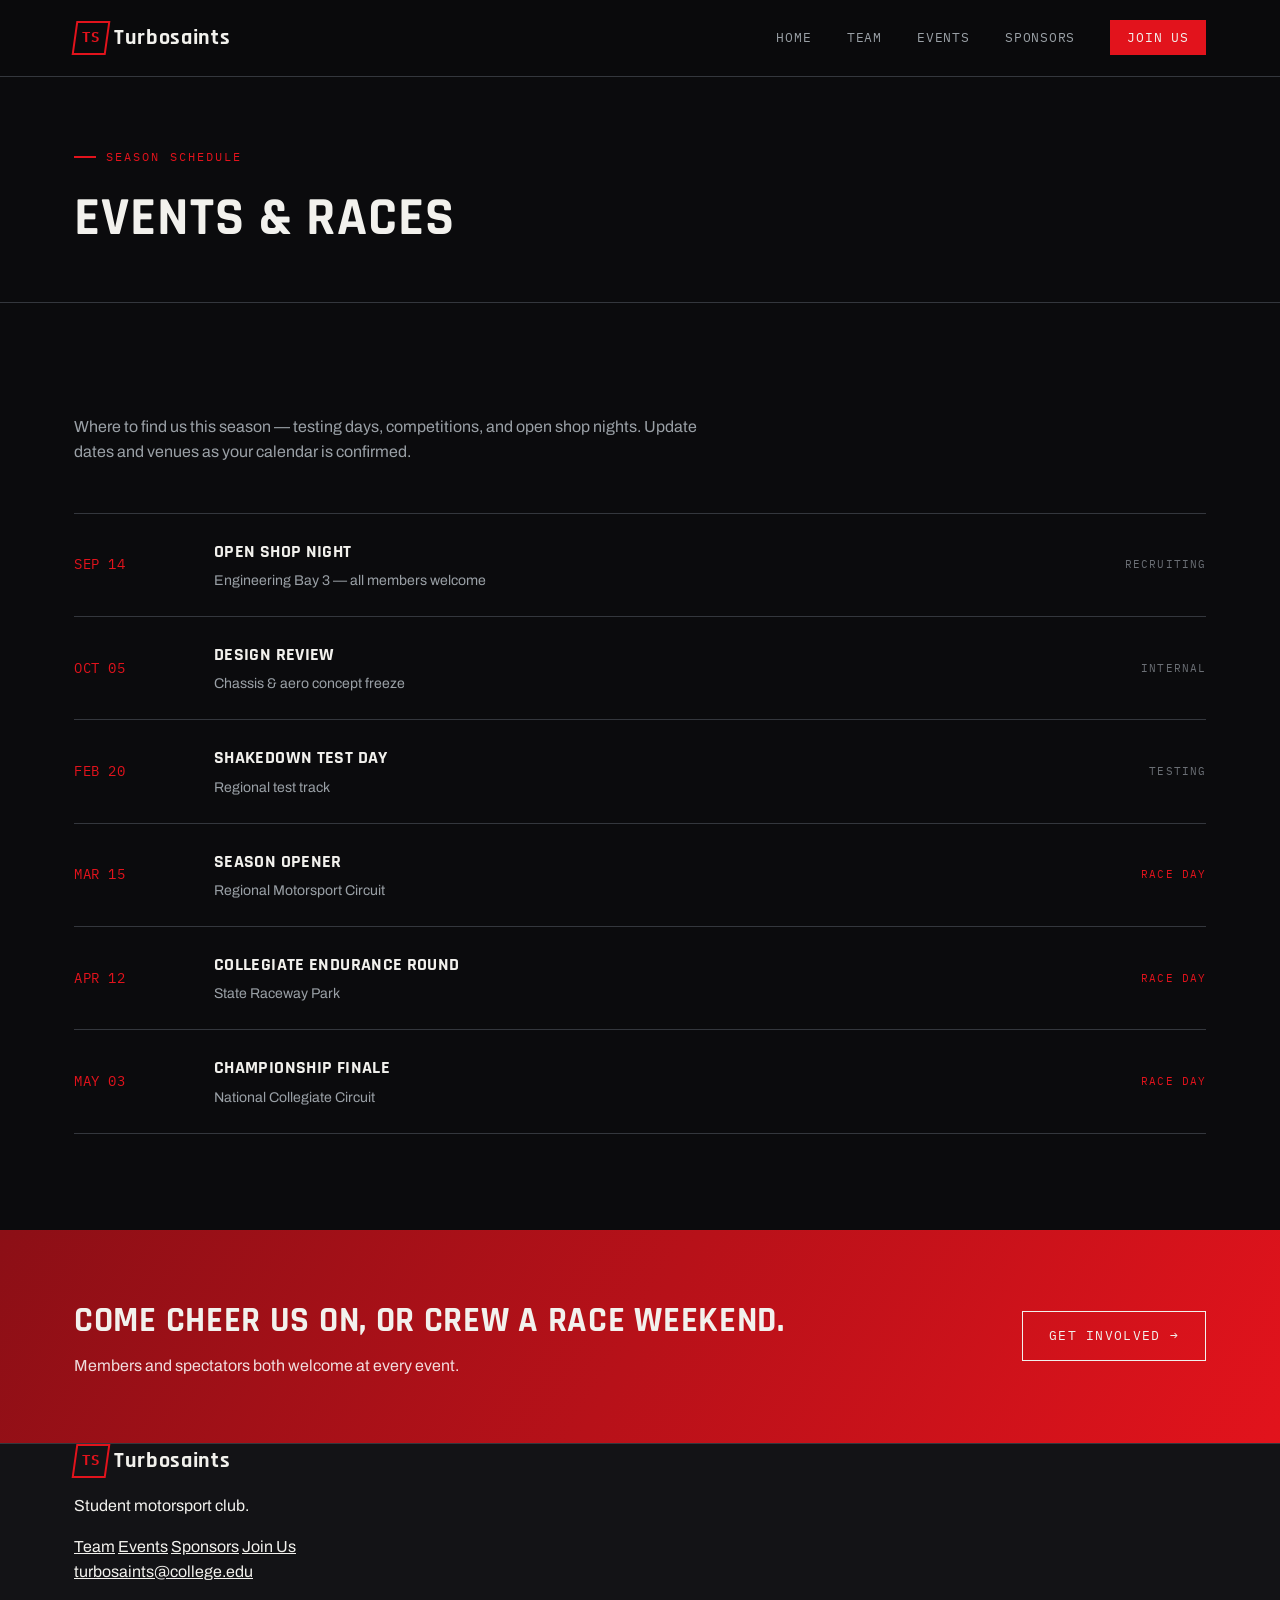
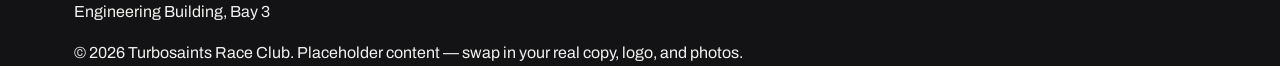
<file: events.html>
<!DOCTYPE html>
<html lang="en">
<head>
<meta charset="UTF-8" />
<meta name="viewport" content="width=device-width, initial-scale=1.0" />
<title>Events — Turbosaints</title>
<link rel="preconnect" href="https://fonts.googleapis.com">
<link href="https://fonts.googleapis.com/css2?family=Rajdhani:wght@600;700&family=Archivo:wght@400;500;600&family=IBM+Plex+Mono:wght@400;500&display=swap" rel="stylesheet">
<link rel="stylesheet" href="styles.css" />
</head>
<body>

<nav class="site-nav">
  <div class="wrap">
    <a href="index.html" class="brand"><span class="mark"><span>TS</span></span> Turbosaints</a>
    <ul class="nav-links">
      <li><a href="index.html">Home</a></li>
      <li><a href="team.html">Team</a></li>
      <li><a href="events.html">Events</a></li>
      <li><a href="sponsors.html">Sponsors</a></li>
      <li><a href="join.html" class="nav-cta">Join Us</a></li>
    </ul>
    <button class="nav-toggle" aria-label="Toggle menu">☰</button>
  </div>
</nav>

<div class="page-hero">
  <div class="wrap">
    <span class="eyebrow">Season schedule</span>
    <h1>Events &amp; races</h1>
  </div>
</div>

<section>
  <div class="wrap">
    <div class="section-head">
      <p>Where to find us this season — testing days, competitions, and open shop nights. Update dates and venues as your calendar is confirmed.</p>
    </div>

    <div class="timeline">

      <div class="event-row">
        <div class="date">SEP 14</div>
        <div>
          <h3>Open Shop Night</h3>
          <div class="loc">Engineering Bay 3 — all members welcome</div>
        </div>
        <div class="status">Recruiting</div>
      </div>

      <div class="event-row">
        <div class="date">OCT 05</div>
        <div>
          <h3>Design Review</h3>
          <div class="loc">Chassis &amp; aero concept freeze</div>
        </div>
        <div class="status">Internal</div>
      </div>

      <div class="event-row">
        <div class="date">FEB 20</div>
        <div>
          <h3>Shakedown Test Day</h3>
          <div class="loc">Regional test track</div>
        </div>
        <div class="status">Testing</div>
      </div>

      <div class="event-row">
        <div class="date">MAR 15</div>
        <div>
          <h3>Season Opener</h3>
          <div class="loc">Regional Motorsport Circuit</div>
        </div>
        <div class="status live">Race Day</div>
      </div>

      <div class="event-row">
        <div class="date">APR 12</div>
        <div>
          <h3>Collegiate Endurance Round</h3>
          <div class="loc">State Raceway Park</div>
        </div>
        <div class="status live">Race Day</div>
      </div>

      <div class="event-row">
        <div class="date">MAY 03</div>
        <div>
          <h3>Championship Finale</h3>
          <div class="loc">National Collegiate Circuit</div>
        </div>
        <div class="status live">Race Day</div>
      </div>

    </div>
  </div>
</section>

<div class="cta-band">
  <div class="wrap">
    <div>
      <h2>Come cheer us on, or crew a race weekend.</h2>
      <p>Members and spectators both welcome at every event.</p>
    </div>
    <a href="join.html" class="btn">Get involved →</a>
  </div>
</div>

<footer>
  <div class="wrap">
    <div class="col">
      <a href="index.html" class="brand"><span class="mark"><span>TS</span></span> Turbosaints</a>
      <p>Student motorsport club.</p>
    </div>
    <div class="col">
      <a href="team.html">Team</a>
      <a href="events.html">Events</a>
      <a href="sponsors.html">Sponsors</a>
      <a href="join.html">Join Us</a>
    </div>
    <div class="col">
      <a href="mailto:turbosaints@college.edu">turbosaints@college.edu</a>
      <p>Engineering Building, Bay 3</p>
    </div>
  </div>
  <div class="wrap fine">© <span id="year"></span> Turbosaints Race Club. Placeholder content — swap in your real copy, logo, and photos.</div>
</footer>

<script>document.getElementById("year").textContent = new Date().getFullYear();</script>
<script src="script.js"></script>
</body>
</html>
</file>
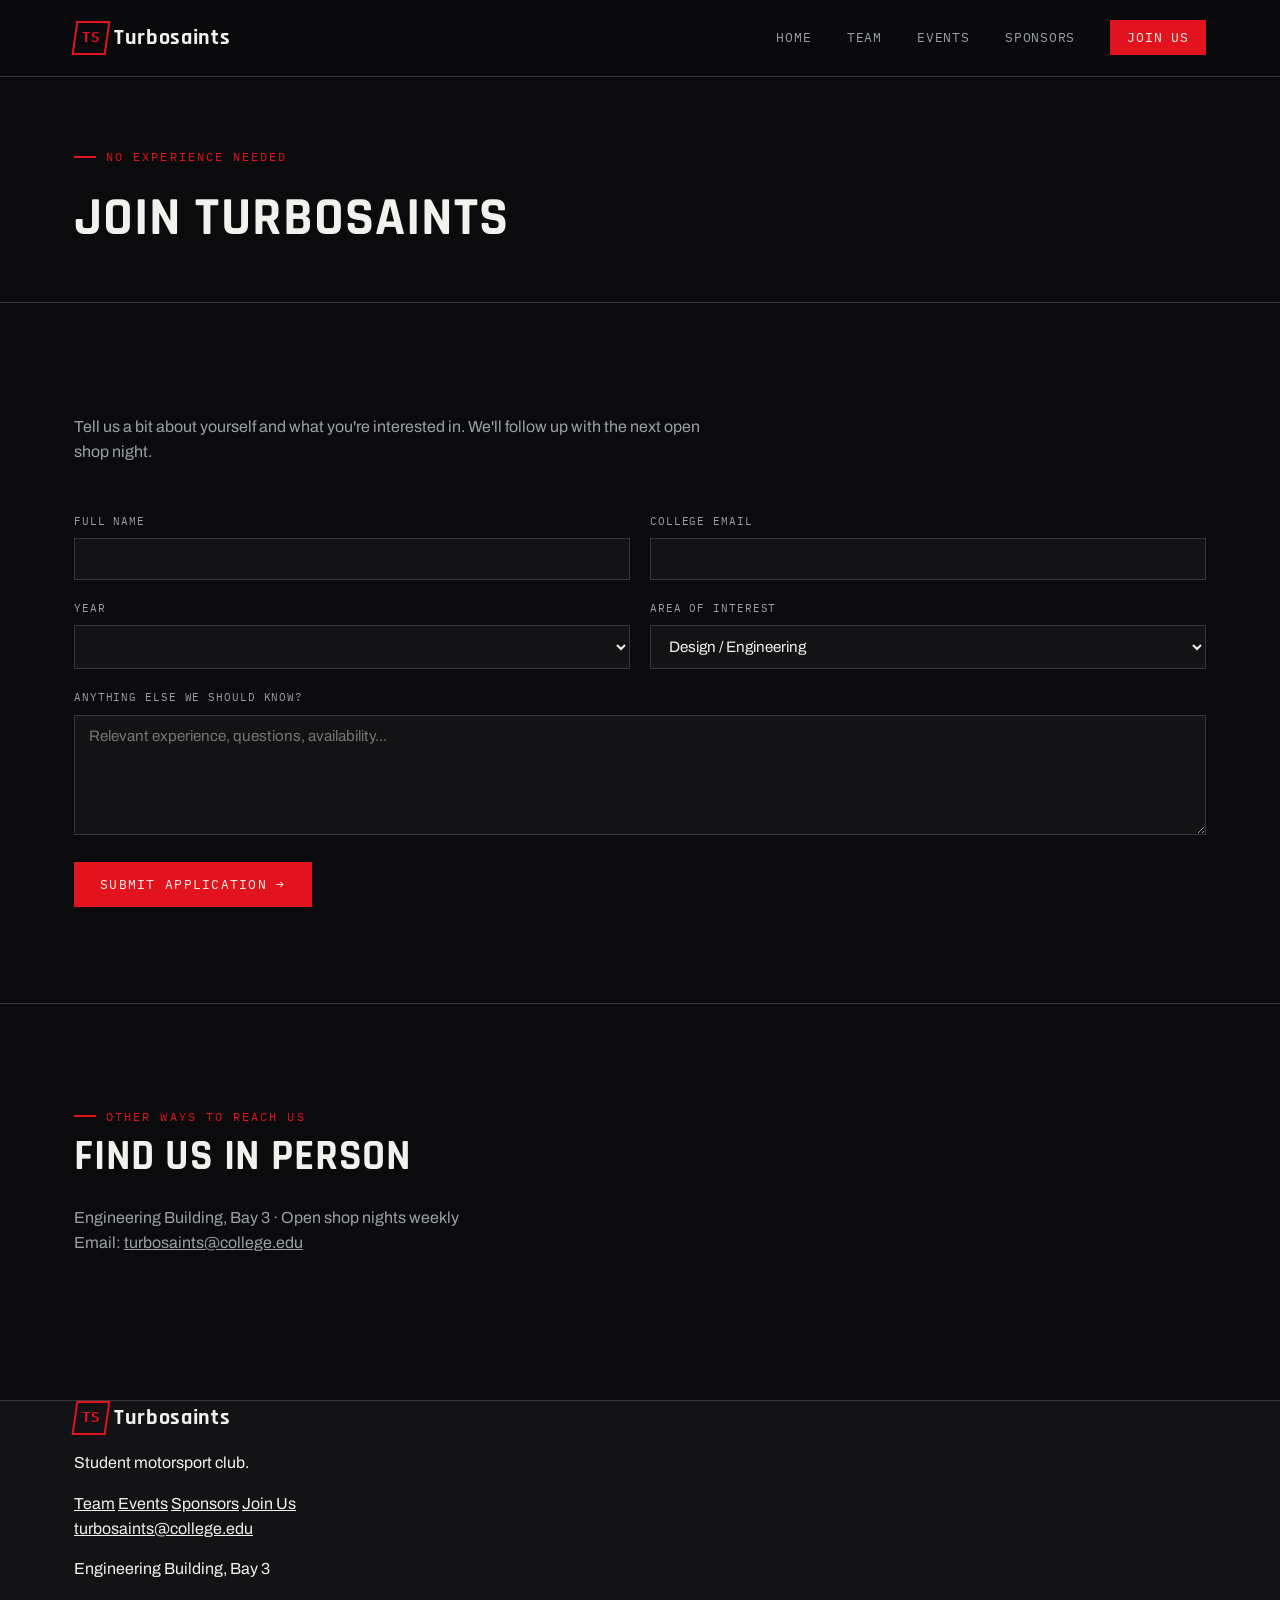
<file: join.html>
<!DOCTYPE html>
<html lang="en">
<head>
<meta charset="UTF-8" />
<meta name="viewport" content="width=device-width, initial-scale=1.0" />
<title>Join Us — Turbosaints</title>
<link rel="preconnect" href="https://fonts.googleapis.com">
<link href="https://fonts.googleapis.com/css2?family=Rajdhani:wght@600;700&family=Archivo:wght@400;500;600&family=IBM+Plex+Mono:wght@400;500&display=swap" rel="stylesheet">
<link rel="stylesheet" href="styles.css" />
</head>
<body>

<nav class="site-nav">
  <div class="wrap">
    <a href="index.html" class="brand"><span class="mark"><span>TS</span></span> Turbosaints</a>
    <ul class="nav-links">
      <li><a href="index.html">Home</a></li>
      <li><a href="team.html">Team</a></li>
      <li><a href="events.html">Events</a></li>
      <li><a href="sponsors.html">Sponsors</a></li>
      <li><a href="join.html" class="nav-cta">Join Us</a></li>
    </ul>
    <button class="nav-toggle" aria-label="Toggle menu">☰</button>
  </div>
</nav>

<div class="page-hero">
  <div class="wrap">
    <span class="eyebrow">No experience needed</span>
    <h1>Join Turbosaints</h1>
  </div>
</div>

<section>
  <div class="wrap">
    <div class="section-head">
      <p>Tell us a bit about yourself and what you're interested in. We'll follow up with the next open shop night.</p>
    </div>

    <form id="join-form" class="form-grid">
      <div>
        <label for="name">Full name</label>
        <input id="name" name="name" type="text" required />
      </div>
      <div>
        <label for="email">College email</label>
        <input id="email" name="email" type="email" required />
      </div>
      <div>
        <label for="year">Year</label>
        <select id="year" name="year">
          <option>First year</option>
          <option>Second year</option>
          <option>Third year</option>
          <option>Fourth year</option>
          <option>Graduate</option>
        </select>
      </div>
      <div>
        <label for="interest">Area of interest</label>
        <select id="interest" name="interest">
          <option>Design / Engineering</option>
          <option>Fabrication / Build</option>
          <option>Electronics / Telemetry</option>
          <option>Driving</option>
          <option>Sponsorship / Operations</option>
          <option>Not sure yet</option>
        </select>
      </div>
      <div class="full">
        <label for="message">Anything else we should know?</label>
        <textarea id="message" name="message" placeholder="Relevant experience, questions, availability..."></textarea>
      </div>
      <div class="full">
        <button type="submit" class="btn btn-solid" style="border:none; cursor:pointer;">Submit application →</button>
      </div>
    </form>
    <p id="form-note" style="display:none; color:var(--chrome); font-family:var(--font-mono); font-size:0.85rem; margin-top:16px;"></p>
  </div>
</section>

<hr class="divider">

<section>
  <div class="wrap">
    <div class="section-head">
      <span class="eyebrow">Other ways to reach us</span>
      <h2>Find us in person</h2>
      <p>Engineering Building, Bay 3 · Open shop nights weekly<br>
      Email: <a href="mailto:turbosaints@college.edu">turbosaints@college.edu</a></p>
    </div>
  </div>
</section>

<footer>
  <div class="wrap">
    <div class="col">
      <a href="index.html" class="brand"><span class="mark"><span>TS</span></span> Turbosaints</a>
      <p>Student motorsport club.</p>
    </div>
    <div class="col">
      <a href="team.html">Team</a>
      <a href="events.html">Events</a>
      <a href="sponsors.html">Sponsors</a>
      <a href="join.html">Join Us</a>
    </div>
    <div class="col">
      <a href="mailto:turbosaints@college.edu">turbosaints@college.edu</a>
      <p>Engineering Building, Bay 3</p>
    </div>
  </div>
  <div class="wrap fine">© <span id="year"></span> Turbosaints Race Club. Placeholder content — swap in your real copy, logo, and photos.</div>
</footer>

<script>
document.getElementById("year").textContent = new Date().getFullYear();
document.getElementById("join-form").addEventListener("submit", function(e) {
  e.preventDefault();
  const note = document.getElementById("form-note");
  note.style.display = "block";
  note.textContent = "This form isn't wired to a backend yet — connect it to email or a form service (e.g. Formspree) to start receiving submissions.";
  this.reset();
});
</script>
<script src="script.js"></script>
</body>
</html>
</file>
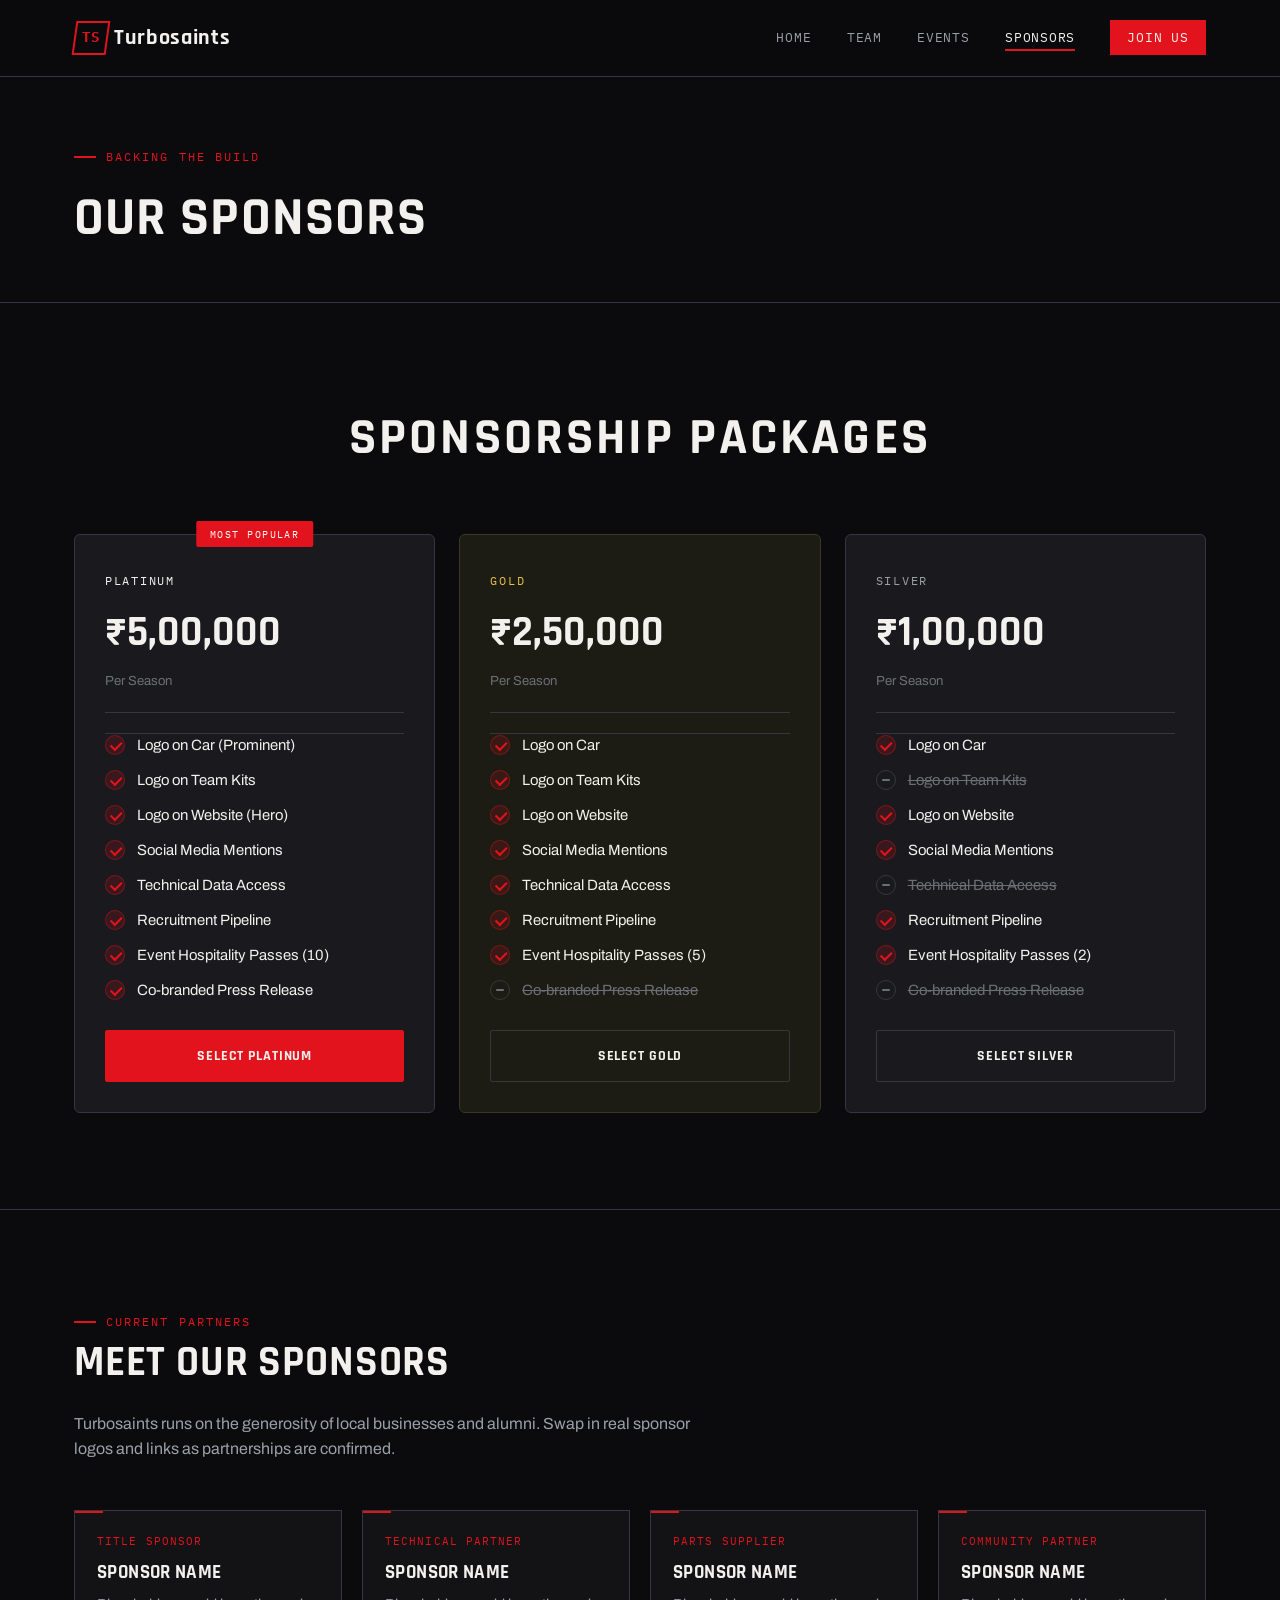
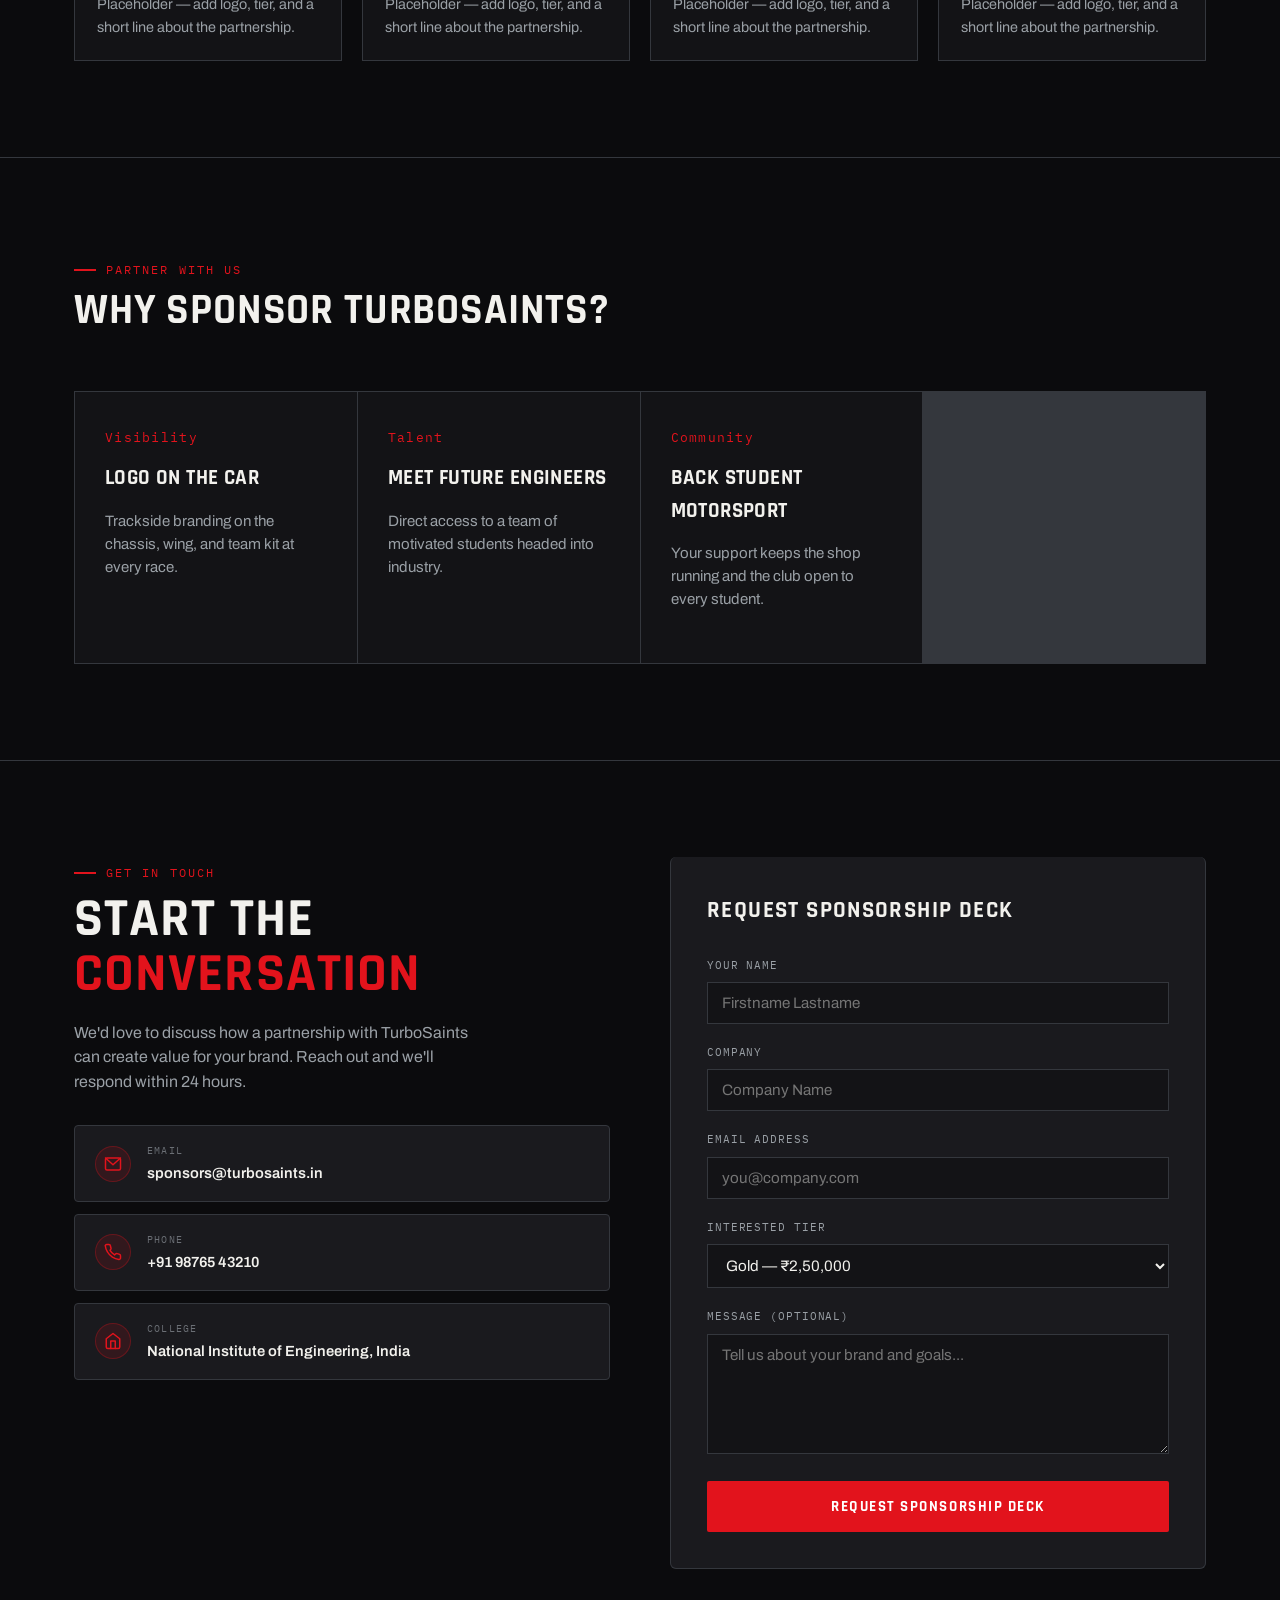
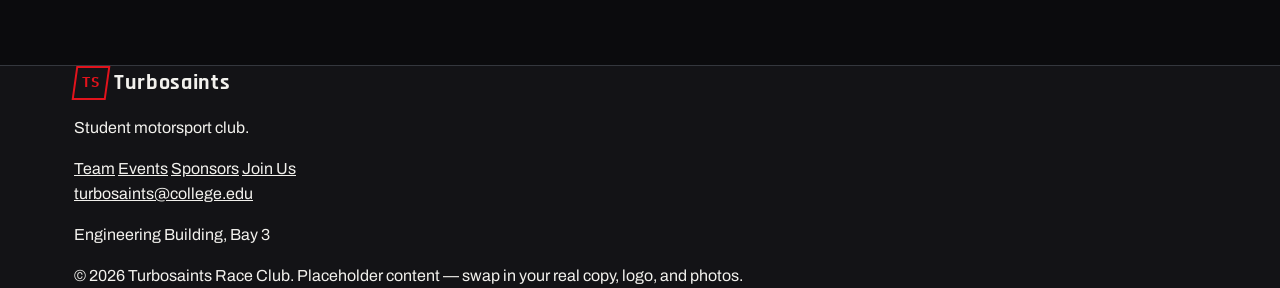
<file: sponsors.html>
<!DOCTYPE html>
<html lang="en">
<head>
<meta charset="UTF-8" />
<meta name="viewport" content="width=device-width, initial-scale=1.0" />
<title>Sponsors — Turbosaints</title>
<link rel="preconnect" href="https://fonts.googleapis.com">
<link href="https://fonts.googleapis.com/css2?family=Rajdhani:wght@600;700&family=Archivo:wght@400;500;600&family=IBM+Plex+Mono:wght@400;500&display=swap" rel="stylesheet">
<link rel="stylesheet" href="styles.css" />
</head>
<body>

<nav class="site-nav">
  <div class="wrap">
    <a href="index.html" class="brand"><span class="mark"><span>TS</span></span> Turbosaints</a>
    <ul class="nav-links">
      <li><a href="index.html">Home</a></li>
      <li><a href="team.html">Team</a></li>
      <li><a href="events.html">Events</a></li>
      <li><a href="sponsors.html" class="active">Sponsors</a></li>
      <li><a href="join.html" class="nav-cta">Join Us</a></li>
    </ul>
    <button class="nav-toggle" aria-label="Toggle menu">☰</button>
  </div>
</nav>

<div class="page-hero">
  <div class="wrap">
    <span class="eyebrow">Backing the build</span>
    <h1>Our sponsors</h1>
  </div>
</div>

<section class="packages-section">
  <div class="wrap">
    <h2 class="packages-heading">Sponsorship Packages</h2>
    <div class="pricing-grid">

      <!-- PLATINUM -->
      <div class="price-card featured">
        <span class="price-badge">Most Popular</span>
        <div class="price-tier plat-label">Platinum</div>
        <div class="price-amount">₹5,00,000</div>
        <div class="price-period">Per Season</div>
        <div class="price-divider"></div>
        <ul class="price-list">
          <li><span class="tick tick-red" aria-hidden="true"></span> Logo on Car (Prominent)</li>
          <li><span class="tick tick-red" aria-hidden="true"></span> Logo on Team Kits</li>
          <li><span class="tick tick-red" aria-hidden="true"></span> Logo on Website (Hero)</li>
          <li><span class="tick tick-red" aria-hidden="true"></span> Social Media Mentions</li>
          <li><span class="tick tick-red" aria-hidden="true"></span> Technical Data Access</li>
          <li><span class="tick tick-red" aria-hidden="true"></span> Recruitment Pipeline</li>
          <li><span class="tick tick-red" aria-hidden="true"></span> Event Hospitality Passes (10)</li>
          <li><span class="tick tick-red" aria-hidden="true"></span> Co-branded Press Release</li>
        </ul>
        <a href="#contact-form" class="btn-tier btn-tier-red">Select Platinum</a>
      </div>

      <!-- GOLD -->
      <div class="price-card gold">
        <div class="price-tier gold-label">Gold</div>
        <div class="price-amount">₹2,50,000</div>
        <div class="price-period">Per Season</div>
        <div class="price-divider"></div>
        <ul class="price-list">
          <li><span class="tick tick-gold" aria-hidden="true"></span> Logo on Car</li>
          <li><span class="tick tick-gold" aria-hidden="true"></span> Logo on Team Kits</li>
          <li><span class="tick tick-gold" aria-hidden="true"></span> Logo on Website</li>
          <li><span class="tick tick-gold" aria-hidden="true"></span> Social Media Mentions</li>
          <li><span class="tick tick-gold" aria-hidden="true"></span> Technical Data Access</li>
          <li><span class="tick tick-gold" aria-hidden="true"></span> Recruitment Pipeline</li>
          <li><span class="tick tick-gold" aria-hidden="true"></span> Event Hospitality Passes (5)</li>
          <li class="excluded"><span class="tick tick-off" aria-hidden="true"></span> Co-branded Press Release</li>
        </ul>
        <a href="#contact-form" class="btn-tier btn-tier-outline">Select Gold</a>
      </div>

      <!-- SILVER -->
      <div class="price-card silver">
        <div class="price-tier silver-label">Silver</div>
        <div class="price-amount">₹1,00,000</div>
        <div class="price-period">Per Season</div>
        <div class="price-divider"></div>
        <ul class="price-list">
          <li><span class="tick tick-red" aria-hidden="true"></span> Logo on Car</li>
          <li class="excluded"><span class="tick tick-off" aria-hidden="true"></span> Logo on Team Kits</li>
          <li><span class="tick tick-red" aria-hidden="true"></span> Logo on Website</li>
          <li><span class="tick tick-red" aria-hidden="true"></span> Social Media Mentions</li>
          <li class="excluded"><span class="tick tick-off" aria-hidden="true"></span> Technical Data Access</li>
          <li><span class="tick tick-red" aria-hidden="true"></span> Recruitment Pipeline</li>
          <li><span class="tick tick-red" aria-hidden="true"></span> Event Hospitality Passes (2)</li>
          <li class="excluded"><span class="tick tick-off" aria-hidden="true"></span> Co-branded Press Release</li>
        </ul>
        <a href="#contact-form" class="btn-tier btn-tier-outline">Select Silver</a>
      </div>

    </div>
  </div>
</section>

<hr class="divider">

<section>
  <div class="wrap">
    <div class="section-head">
      <span class="eyebrow">Current partners</span>
      <h2>Meet our sponsors</h2>
      <p>Turbosaints runs on the generosity of local businesses and alumni. Swap in real sponsor logos and links as partnerships are confirmed.</p>
    </div>
    <div class="grid">
      <div class="card">
        <div class="role">Title Sponsor</div>
        <h3>Sponsor Name</h3>
        <p>Placeholder — add logo, tier, and a short line about the partnership.</p>
      </div>
      <div class="card">
        <div class="role">Technical Partner</div>
        <h3>Sponsor Name</h3>
        <p>Placeholder — add logo, tier, and a short line about the partnership.</p>
      </div>
      <div class="card">
        <div class="role">Parts Supplier</div>
        <h3>Sponsor Name</h3>
        <p>Placeholder — add logo, tier, and a short line about the partnership.</p>
      </div>
      <div class="card">
        <div class="role">Community Partner</div>
        <h3>Sponsor Name</h3>
        <p>Placeholder — add logo, tier, and a short line about the partnership.</p>
      </div>
    </div>
  </div>
</section>

<hr class="divider">

<section>
  <div class="wrap">
    <div class="section-head">
      <span class="eyebrow">Partner with us</span>
      <h2>Why sponsor Turbosaints?</h2>
    </div>
    <div class="pillars">
      <div class="pillar">
        <div class="idx">Visibility</div>
        <h3>Logo on the car</h3>
        <p>Trackside branding on the chassis, wing, and team kit at every race.</p>
      </div>
      <div class="pillar">
        <div class="idx">Talent</div>
        <h3>Meet future engineers</h3>
        <p>Direct access to a team of motivated students headed into industry.</p>
      </div>
      <div class="pillar">
        <div class="idx">Community</div>
        <h3>Back student motorsport</h3>
        <p>Your support keeps the shop running and the club open to every student.</p>
      </div>
    </div>
  </div>
</section>

<hr class="divider">

<section id="contact-form">
  <div class="wrap contact-split">
    <div class="contact-copy">
      <span class="eyebrow">Get in touch</span>
      <h2 class="contact-heading">Start the<br><span class="accent">Conversation</span></h2>
      <p>We'd love to discuss how a partnership with TurboSaints can create value for your brand. Reach out and we'll respond within 24 hours.</p>
      <div class="info-list">
        <div class="info-card">
          <span class="info-icon" aria-hidden="true">
            <svg width="18" height="18" viewBox="0 0 24 24" fill="none" stroke="currentColor" stroke-width="2" stroke-linecap="round" stroke-linejoin="round"><rect x="2" y="4" width="20" height="16" rx="2"/><polyline points="2,4 12,13 22,4"/></svg>
          </span>
          <div>
            <div class="info-label">Email</div>
            <div class="info-value">sponsors@turbosaints.in</div>
          </div>
        </div>
        <div class="info-card">
          <span class="info-icon" aria-hidden="true">
            <svg width="18" height="18" viewBox="0 0 24 24" fill="none" stroke="currentColor" stroke-width="2" stroke-linecap="round" stroke-linejoin="round"><path d="M22 16.92v3a2 2 0 0 1-2.18 2 19.79 19.79 0 0 1-8.63-3.07A19.5 19.5 0 0 1 4.69 12a19.79 19.79 0 0 1-3.07-8.67A2 2 0 0 1 3.6 2h3a2 2 0 0 1 2 1.72c.127.96.361 1.903.7 2.81a2 2 0 0 1-.45 2.11L8.09 9.91a16 16 0 0 0 6 6l1.27-1.27a2 2 0 0 1 2.11-.45c.907.339 1.85.573 2.81.7A2 2 0 0 1 22 16.92z"/></svg>
          </span>
          <div>
            <div class="info-label">Phone</div>
            <div class="info-value">+91 98765 43210</div>
          </div>
        </div>
        <div class="info-card">
          <span class="info-icon" aria-hidden="true">
            <svg width="18" height="18" viewBox="0 0 24 24" fill="none" stroke="currentColor" stroke-width="2" stroke-linecap="round" stroke-linejoin="round"><path d="M3 9l9-7 9 7v11a2 2 0 0 1-2 2H5a2 2 0 0 1-2-2z"/><polyline points="9 22 9 12 15 12 15 22"/></svg>
          </span>
          <div>
            <div class="info-label">College</div>
            <div class="info-value">National Institute of Engineering, India</div>
          </div>
        </div>
      </div>
    </div>

    <div class="form-card">
      <h3 class="form-card-title">Request Sponsorship Deck</h3>
      <form id="deck-form" class="form-grid" novalidate>
        <div class="full">
          <label for="deck-name">Your Name</label>
          <input id="deck-name" name="name" type="text" placeholder="Firstname Lastname" required autocomplete="name" />
        </div>
        <div class="full">
          <label for="deck-company">Company</label>
          <input id="deck-company" name="company" type="text" placeholder="Company Name" required autocomplete="organization" />
        </div>
        <div class="full">
          <label for="deck-email">Email Address</label>
          <input id="deck-email" name="email" type="email" placeholder="you@company.com" required autocomplete="email" />
        </div>
        <div class="full">
          <label for="deck-tier">Interested Tier</label>
          <select id="deck-tier" name="tier">
            <option>Platinum — ₹5,00,000</option>
            <option selected>Gold — ₹2,50,000</option>
            <option>Silver — ₹1,00,000</option>
            <option>Not sure yet</option>
          </select>
        </div>
        <div class="full">
          <label for="deck-message">Message (Optional)</label>
          <textarea id="deck-message" name="message" placeholder="Tell us about your brand and goals..."></textarea>
        </div>
        <div class="full">
          <button type="submit" class="btn-deck-submit">Request Sponsorship Deck</button>
        </div>
      </form>
      <p id="deck-form-note" role="status" aria-live="polite" style="display:none; color:var(--chrome); font-family:var(--font-mono); font-size:0.85rem; margin-top:16px;"></p>
    </div>
  </div>
</section>

<footer>
  <div class="wrap">
    <div class="col">
      <a href="index.html" class="brand"><span class="mark"><span>TS</span></span> Turbosaints</a>
      <p>Student motorsport club.</p>
    </div>
    <div class="col">
      <a href="team.html">Team</a>
      <a href="events.html">Events</a>
      <a href="sponsors.html">Sponsors</a>
      <a href="join.html">Join Us</a>
    </div>
    <div class="col">
      <a href="mailto:turbosaints@college.edu">turbosaints@college.edu</a>
      <p>Engineering Building, Bay 3</p>
    </div>
  </div>
  <div class="wrap fine">© <span id="year"></span> Turbosaints Race Club. Placeholder content — swap in your real copy, logo, and photos.</div>
</footer>

<script>
document.getElementById("year").textContent = new Date().getFullYear();
document.getElementById("deck-form").addEventListener("submit", function(e) {
  e.preventDefault();
  const note = document.getElementById("deck-form-note");
  note.style.display = "block";
  note.textContent = "This form isn't wired to a backend yet — connect it to email or a form service (e.g. Formspree) to start receiving requests.";
  this.reset();
});
</script>
<script src="script.js"></script>
</body>
</html>
</file>
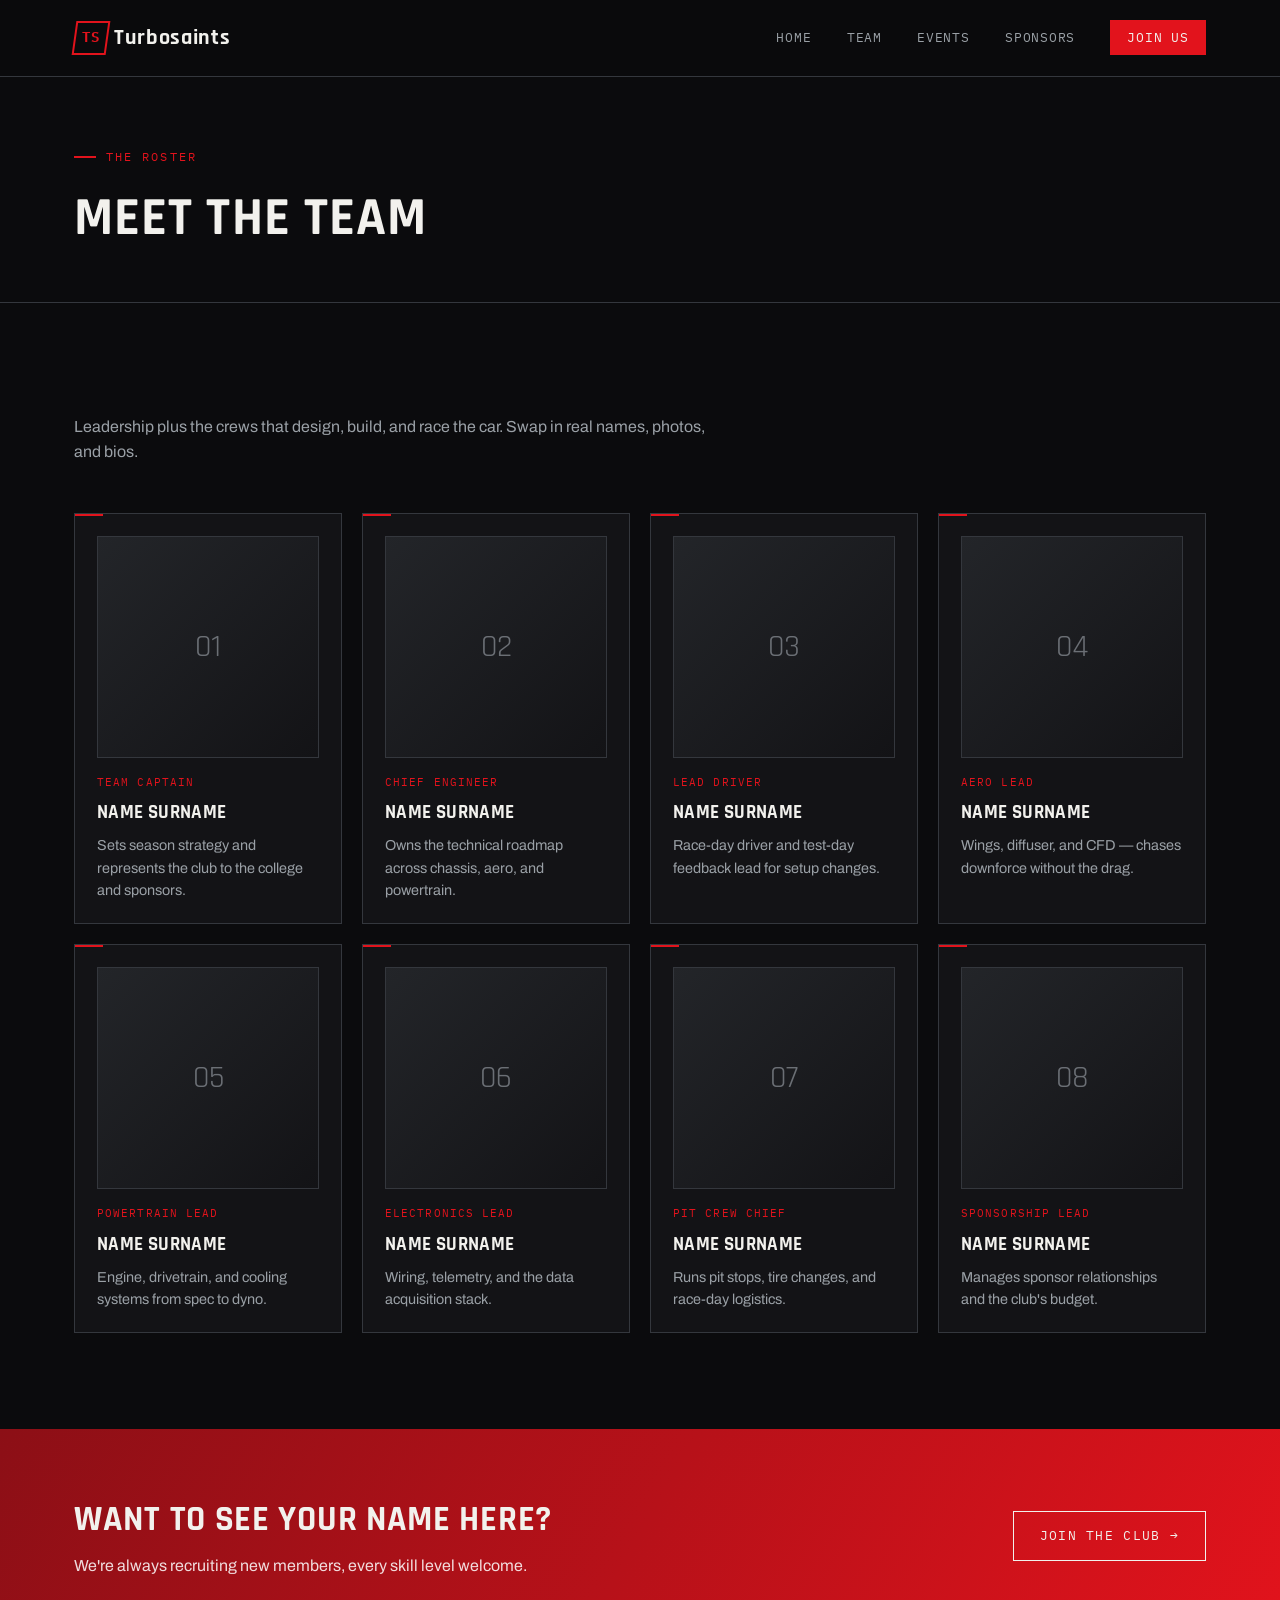
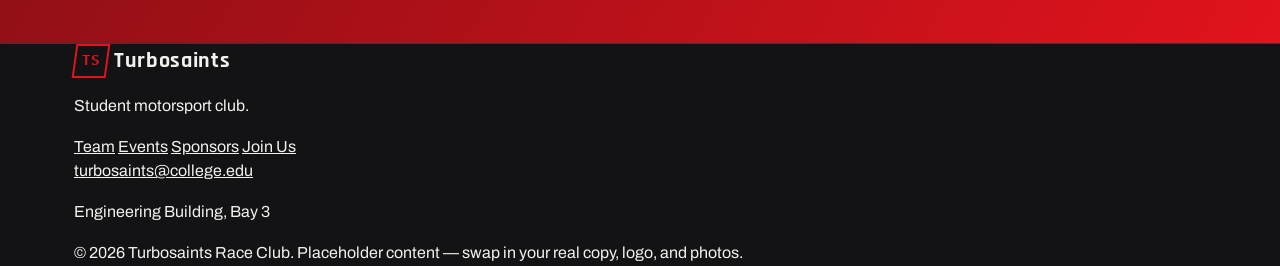
<file: team.html>
<!DOCTYPE html>
<html lang="en">
<head>
<meta charset="UTF-8" />
<meta name="viewport" content="width=device-width, initial-scale=1.0" />
<title>Team — Turbosaints</title>
<link rel="preconnect" href="https://fonts.googleapis.com">
<link href="https://fonts.googleapis.com/css2?family=Rajdhani:wght@600;700&family=Archivo:wght@400;500;600&family=IBM+Plex+Mono:wght@400;500&display=swap" rel="stylesheet">
<link rel="stylesheet" href="styles.css" />
</head>
<body>

<nav class="site-nav">
  <div class="wrap">
    <a href="index.html" class="brand"><span class="mark"><span>TS</span></span> Turbosaints</a>
    <ul class="nav-links">
      <li><a href="index.html">Home</a></li>
      <li><a href="team.html">Team</a></li>
      <li><a href="events.html">Events</a></li>
      <li><a href="sponsors.html">Sponsors</a></li>
      <li><a href="join.html" class="nav-cta">Join Us</a></li>
    </ul>
    <button class="nav-toggle" aria-label="Toggle menu">☰</button>
  </div>
</nav>

<div class="page-hero">
  <div class="wrap">
    <span class="eyebrow">The roster</span>
    <h1>Meet the team</h1>
  </div>
</div>

<section>
  <div class="wrap">
    <div class="section-head">
      <p>Leadership plus the crews that design, build, and race the car. Swap in real names, photos, and bios.</p>
    </div>
    <div class="grid">

      <div class="card">
        <div class="avatar">01</div>
        <div class="role">Team Captain</div>
        <h3>Name Surname</h3>
        <p>Sets season strategy and represents the club to the college and sponsors.</p>
      </div>

      <div class="card">
        <div class="avatar">02</div>
        <div class="role">Chief Engineer</div>
        <h3>Name Surname</h3>
        <p>Owns the technical roadmap across chassis, aero, and powertrain.</p>
      </div>

      <div class="card">
        <div class="avatar">03</div>
        <div class="role">Lead Driver</div>
        <h3>Name Surname</h3>
        <p>Race-day driver and test-day feedback lead for setup changes.</p>
      </div>

      <div class="card">
        <div class="avatar">04</div>
        <div class="role">Aero Lead</div>
        <h3>Name Surname</h3>
        <p>Wings, diffuser, and CFD — chases downforce without the drag.</p>
      </div>

      <div class="card">
        <div class="avatar">05</div>
        <div class="role">Powertrain Lead</div>
        <h3>Name Surname</h3>
        <p>Engine, drivetrain, and cooling systems from spec to dyno.</p>
      </div>

      <div class="card">
        <div class="avatar">06</div>
        <div class="role">Electronics Lead</div>
        <h3>Name Surname</h3>
        <p>Wiring, telemetry, and the data acquisition stack.</p>
      </div>

      <div class="card">
        <div class="avatar">07</div>
        <div class="role">Pit Crew Chief</div>
        <h3>Name Surname</h3>
        <p>Runs pit stops, tire changes, and race-day logistics.</p>
      </div>

      <div class="card">
        <div class="avatar">08</div>
        <div class="role">Sponsorship Lead</div>
        <h3>Name Surname</h3>
        <p>Manages sponsor relationships and the club's budget.</p>
      </div>

    </div>
  </div>
</section>

<div class="cta-band">
  <div class="wrap">
    <div>
      <h2>Want to see your name here?</h2>
      <p>We're always recruiting new members, every skill level welcome.</p>
    </div>
    <a href="join.html" class="btn">Join the club →</a>
  </div>
</div>

<footer>
  <div class="wrap">
    <div class="col">
      <a href="index.html" class="brand"><span class="mark"><span>TS</span></span> Turbosaints</a>
      <p>Student motorsport club.</p>
    </div>
    <div class="col">
      <a href="team.html">Team</a>
      <a href="events.html">Events</a>
      <a href="sponsors.html">Sponsors</a>
      <a href="join.html">Join Us</a>
    </div>
    <div class="col">
      <a href="mailto:turbosaints@college.edu">turbosaints@college.edu</a>
      <p>Engineering Building, Bay 3</p>
    </div>
  </div>
  <div class="wrap fine">© <span id="year"></span> Turbosaints Race Club. Placeholder content — swap in your real copy, logo, and photos.</div>
</footer>

<script>document.getElementById("year").textContent = new Date().getFullYear();</script>
<script src="script.js"></script>
</body>
</html>
</file>
<file: styles.css>
/* ==========================================================================
   TURBOSAINTS — design tokens
   ========================================================================== */
:root {
  --black: #0b0b0d;
  --black-soft: #131316;
  --steel: #232529;
  --steel-line: #34373d;
  --red: #e2131c;
  --red-dark: #8c0f16;
  --off-white: #f2f1ed;
  --chrome: #9aa0a6;
  --chrome-dim: #6b6f75;

  --font-display: "Rajdhani", sans-serif;
  --font-body: "Archivo", sans-serif;
  --font-mono: "IBM Plex Mono", monospace;

  --progress: 0;
  --container: 1180px;
}

* { box-sizing: border-box; }
html { scroll-behavior: smooth; }

body {
  margin: 0;
  background: var(--black);
  color: var(--off-white);
  font-family: var(--font-body);
  line-height: 1.55;
  -webkit-font-smoothing: antialiased;
}

h1, h2, h3, h4 {
  font-family: var(--font-display);
  text-transform: uppercase;
  letter-spacing: 0.02em;
  margin: 0 0 0.4em;
  font-weight: 700;
  color: var(--off-white);
}

a { color: inherit; }
img { max-width: 100%; display: block; }

.wrap {
  max-width: var(--container);
  margin: 0 auto;
  padding: 0 24px;
}

.eyebrow {
  font-family: var(--font-mono);
  font-size: 0.72rem;
  letter-spacing: 0.18em;
  text-transform: uppercase;
  color: var(--red);
  display: inline-flex;
  align-items: center;
  gap: 10px;
}
.eyebrow::before {
  content: "";
  width: 22px;
  height: 2px;
  background: var(--red);
  display: inline-block;
}

/* ==========================================================================
   NAV
   ========================================================================== */
.site-nav {
  position: sticky;
  top: 0;
  z-index: 100;
  background: rgba(11, 11, 13, 0.86);
  backdrop-filter: blur(10px);
  border-bottom: 1px solid var(--steel-line);
}
.site-nav .wrap {
  display: flex;
  align-items: center;
  justify-content: space-between;
  height: 76px;
}
.brand {
  display: flex;
  align-items: center;
  gap: 10px;
  text-decoration: none;
  font-family: var(--font-display);
  font-weight: 700;
  font-size: 1.4rem;
  letter-spacing: 0.03em;
  color: var(--off-white);
}
.brand .mark {
  width: 34px;
  height: 34px;
  border: 2px solid var(--red);
  color: var(--red);
  display: grid;
  place-items: center;
  font-size: 0.85rem;
  transform: skew(-8deg);
  font-family: var(--font-mono);
}
.brand .mark span { transform: skew(8deg); }

.nav-links {
  display: flex;
  gap: 2.2rem;
  list-style: none;
  margin: 0;
  padding: 0;
  font-family: var(--font-mono);
  font-size: 0.82rem;
  letter-spacing: 0.06em;
  text-transform: uppercase;
}
.nav-links a {
  text-decoration: none;
  color: var(--chrome);
  position: relative;
  padding-bottom: 4px;
  transition: color 0.2s ease;
}
.nav-links a:hover, .nav-links a.active { color: var(--off-white); }
.nav-links a.active::after {
  content: "";
  position: absolute;
  left: 0; right: 0; bottom: -1px;
  height: 2px;
  background: var(--red);
}
.nav-cta {
  border: 1px solid var(--red);
  color: var(--off-white) !important;
  background: var(--red);
  padding: 8px 16px !important;
}
.nav-cta:hover { background: var(--red-dark); border-color: var(--red-dark); }

.nav-toggle {
  display: none;
  background: none;
  border: 1px solid var(--steel-line);
  color: var(--off-white);
  width: 40px; height: 40px;
  font-size: 1.1rem;
  cursor: pointer;
}

@media (max-width: 820px) {
  .nav-toggle { display: block; }
  .nav-links {
    position: fixed;
    inset: 76px 0 0 0;
    background: var(--black);
    flex-direction: column;
    gap: 0;
    padding: 12px 24px;
    transform: translateY(-8px);
    opacity: 0;
    pointer-events: none;
    transition: opacity 0.2s ease, transform 0.2s ease;
  }
  .nav-links.open {
    opacity: 1;
    pointer-events: auto;
    transform: translateY(0);
  }
  .nav-links li { border-bottom: 1px solid var(--steel-line); }
  .nav-links a { display: block; padding: 16px 0; }
}

/* ==========================================================================
   HERO / SCROLL BUILD ANIMATION (signature element)
   ========================================================================== */
.build-pin {
  position: relative;
  height: 340vh; /* scroll runway for the assembly */
}
.build-sticky {
  position: sticky;
  top: 0;
  height: 100vh;
  height: 100dvh; /* Adapts dynamically to browser chrome / sidebars */
  overflow: hidden;
  display: flex;
  flex-direction: column;
  justify-content: center;
  background:
    radial-gradient(ellipse at 50% 15%, rgba(226,19,28,0.16), transparent 55%),
    linear-gradient(180deg, var(--black) 0%, var(--black-soft) 100%);
}
.build-sticky::before {
  content: "";
  position: absolute;
  inset: 0;
  background-image:
    linear-gradient(rgba(255,255,255,0.035) 1px, transparent 1px),
    linear-gradient(90deg, rgba(255,255,255,0.035) 1px, transparent 1px);
  background-size: 42px 42px;
  mask-image: radial-gradient(ellipse at 50% 50%, black 40%, transparent 78%);
  pointer-events: none;
}

.build-stage {
  position: relative;
  width: min(920px, 92vw);
  margin: 0 auto;
  aspect-ratio: 16 / 9;
}
.build-stage svg { width: 100%; height: 100%; overflow: visible; }

.part {
  transition: transform 0.05s linear;
  transform-box: fill-box;
  transform-origin: center;
}

.hero-copy {
  position: relative;
  text-align: center;
  margin-top: 34px;
  opacity: var(--headline-opacity, 0);
  transition: opacity 0.4s ease;
}
.hero-copy h1 {
  font-size: clamp(2.1rem, 6vw, 4.4rem);
  line-height: 0.98;
  margin-bottom: 0.3em;
}
.hero-copy h1 em {
  font-style: normal;
  color: var(--red);
}
.hero-copy p {
  font-family: var(--font-mono);
  color: var(--chrome);
  font-size: 0.85rem;
  letter-spacing: 0.08em;
  text-transform: uppercase;
}

.scroll-hint {
  position: absolute;
  top: 50%;
  left: 50%;
  bottom: auto;
  transform: translate(-50%, -50%);
  font-family: var(--font-mono);
  font-size: 0.8rem;
  font-weight: 700;
  letter-spacing: 0.2em;
  color: var(--off-white);
  text-transform: uppercase;
  text-align: center;
  z-index: 20;
  opacity: var(--hint-opacity, 1);
  transition: opacity 0.3s ease;
}

.scroll-hint::after {
  content: "↓";
  display: block;
  width: auto;
  height: auto;
  background: none;
  color: var(--red);
  font-size: 2rem;
  margin: 10px auto 0;
  animation: hint-bounce 1.2s ease-in-out infinite;
}

@keyframes hint-bounce {
  0%, 100% { transform: translateY(0); }
  50% { transform: translateY(8px); }
}

@media (prefers-reduced-motion: reduce) {
  .build-pin { height: auto; }
  .build-sticky { position: relative; height: auto; padding: 120px 0 60px; }
  .part { transform: none !important; }
  .hero-copy { opacity: 1 !important; }
  .scroll-hint { display: none; }
}

/* ==========================================================================
   SECTIONS
   ========================================================================== */
section { padding: 96px 0; }
.section-head { max-width: 640px; margin-bottom: 48px; }
.section-head h2 { font-size: clamp(1.8rem, 3.4vw, 2.6rem); }
.section-head p { color: var(--chrome); }

.divider {
  border: none;
  border-top: 1px solid var(--steel-line);
  margin: 0;
}

/* stat strip */
.stats {
  display: grid;
  grid-template-columns: repeat(3, 1fr);
  gap: 1px;
  background: var(--steel-line);
  border: 1px solid var(--steel-line);
}
.stat {
  background: var(--black-soft);
  padding: 28px 24px;
  text-align: center;
}
.stat .num {
  font-family: var(--font-display);
  font-size: clamp(2rem, 4vw, 2.8rem);
  color: var(--red);
  font-weight: 700;
}
.stat .label {
  font-family: var(--font-mono);
  font-size: 0.7rem;
  letter-spacing: 0.1em;
  text-transform: uppercase;
  color: var(--chrome);
  margin-top: 4px;
}
@media (max-width: 720px) {
  .stats { grid-template-columns: repeat(2, 1fr); }
}

/* three-column "what we do" */
.pillars {
  display: grid;
  grid-template-columns: repeat(4, 1fr);
  gap: 1px;
  background: var(--steel-line);
  border: 1px solid var(--steel-line);
}
.pillar {
  background: var(--black-soft);
  padding: 36px 30px;
}
.pillar .idx {
  font-family: var(--font-mono);
  color: var(--red);
  font-size: 0.8rem;
  letter-spacing: 0.1em;
}
.pillar h3 { font-size: 1.3rem; margin: 14px 0 10px; }
.pillar p { color: var(--chrome); font-size: 0.94rem; }
@media (max-width: 860px) {
  .pillars { grid-template-columns: repeat(2, 1fr); }
}
@media (max-width: 560px) {
  .pillars { grid-template-columns: 1fr; }
}

/* cards grid (team / sponsors) */
.grid {
  display: grid;
  grid-template-columns: repeat(auto-fill, minmax(230px, 1fr));
  gap: 20px;
}
.card {
  background: var(--black-soft);
  border: 1px solid var(--steel-line);
  padding: 22px;
  position: relative;
}
.card::before {
  content: "";
  position: absolute;
  top: 0; left: 0;
  width: 28px; height: 2px;
  background: var(--red);
}
.card .role {
  font-family: var(--font-mono);
  font-size: 0.68rem;
  letter-spacing: 0.1em;
  text-transform: uppercase;
  color: var(--red);
}
.card h3 { font-size: 1.2rem; margin: 8px 0 6px; }
.card p { color: var(--chrome); font-size: 0.9rem; margin: 0; }
.avatar {
  width: 100%;
  aspect-ratio: 1;
  background:
    linear-gradient(135deg, var(--steel) 0%, var(--black-soft) 100%);
  border: 1px solid var(--steel-line);
  margin-bottom: 16px;
  display: grid;
  place-items: center;
  font-family: var(--font-display);
  font-size: 2rem;
  color: var(--chrome-dim);
}

/* pricing / sponsorship tiers */
.pricing-grid {
  display: grid;
  grid-template-columns: repeat(3, 1fr);
  gap: 24px;
  align-items: start;
}
@media (max-width: 900px) {
  .pricing-grid { grid-template-columns: 1fr; }
}
.price-card {
  position: relative;
  background: var(--black-soft);
  border: 1px solid var(--steel-line);
  padding: 34px 28px;
  display: flex;
  flex-direction: column;
}
.price-card.featured {
  background: #17171a;
  border-color: var(--red);
  box-shadow: 0 0 0 1px var(--red);
}
.price-badge {
  position: absolute;
  top: -14px;
  left: 28px;
  background: var(--red);
  color: var(--off-white);
  font-family: var(--font-mono);
  font-size: 0.68rem;
  letter-spacing: 0.1em;
  text-transform: uppercase;
  padding: 6px 14px;
}
.price-tier {
  font-family: var(--font-mono);
  font-size: 0.78rem;
  letter-spacing: 0.14em;
  text-transform: uppercase;
  color: var(--chrome);
}
.price-card.featured .price-tier { color: var(--off-white); }
.price-card.gold .price-tier { color: #e8c34a; }
.price-amount {
  font-family: var(--font-display);
  font-weight: 700;
  font-size: clamp(1.9rem, 3vw, 2.4rem);
  margin: 10px 0 0;
}
.price-period {
  color: var(--chrome);
  font-size: 0.85rem;
  margin: 2px 0 20px;
}
.price-list {
  list-style: none;
  margin: 0 0 28px;
  padding: 18px 0 0;
  border-top: 1px solid var(--steel-line);
  display: flex;
  flex-direction: column;
  gap: 14px;
}
.price-list li {
  display: flex;
  align-items: center;
  gap: 12px;
  font-size: 0.94rem;
}
.price-list .tick {
  flex: none;
  width: 20px;
  height: 20px;
  border-radius: 50%;
  display: grid;
  place-items: center;
  font-size: 0.7rem;
  background: rgba(226,19,28,0.15);
  color: var(--red);
  border: 1px solid rgba(226,19,28,0.4);
}
.price-list li.excluded {
  color: var(--chrome-dim);
  text-decoration: line-through;
}
.price-list li.excluded .tick {
  background: transparent;
  color: var(--chrome-dim);
  border-color: var(--steel-line);
}
.price-card .btn-tier {
  margin-top: auto;
  width: 100%;
  justify-content: center;
  background: transparent;
  color: var(--off-white);
  border: 1px solid var(--steel-line);
  padding: 14px 20px;
  font-family: var(--font-display);
  font-weight: 700;
  letter-spacing: 0.06em;
  text-transform: uppercase;
  text-align: center;
  text-decoration: none;
  display: inline-flex;
  align-items: center;
  justify-content: center;
  cursor: pointer;
}
.price-card.featured .btn-tier {
  background: var(--red);
  border-color: var(--red);
}

/* sponsorship contact / request-deck split */
.contact-split {
  display: grid;
  grid-template-columns: 1fr 1fr;
  gap: 60px;
  align-items: start;
}
@media (max-width: 900px) {
  .contact-split { grid-template-columns: 1fr; gap: 40px; }
}
.contact-copy h2 {
  font-size: clamp(2.2rem, 5vw, 3.4rem);
  line-height: 1.02;
  margin: 10px 0 18px;
}
.contact-copy h2 .accent { color: var(--red); display: block; }
.contact-copy p {
  color: var(--chrome);
  max-width: 46ch;
  margin: 0 0 28px;
}
.info-list {
  display: flex;
  flex-direction: column;
  gap: 14px;
}
.info-card {
  display: flex;
  align-items: center;
  gap: 16px;
  background: var(--black-soft);
  border: 1px solid var(--steel-line);
  padding: 18px 20px;
}
.info-card .icon {
  flex: none;
  width: 22px;
  color: var(--red);
  font-size: 1.2rem;
  line-height: 1;
}
.info-card .info-label {
  font-family: var(--font-mono);
  font-size: 0.68rem;
  letter-spacing: 0.12em;
  text-transform: uppercase;
  color: var(--chrome);
  margin-bottom: 4px;
}
.info-card .info-value { font-weight: 600; }

.form-card {
  background: var(--black-soft);
  border: 1px solid var(--steel-line);
  border-top: 2px solid var(--red);
  padding: 36px;
}
.form-card h2 { font-size: 1.5rem; margin: 0 0 26px; }
.form-card .form-grid { margin: 0; }

/* CTA band */
.cta-band {
  background: linear-gradient(120deg, var(--red-dark), var(--red));
  padding: 64px 0;
}
.cta-band .wrap {
  display: flex;
  align-items: center;
  justify-content: space-between;
  gap: 24px;
  flex-wrap: wrap;
}
.cta-band h2 { margin: 0; font-size: clamp(1.6rem, 3vw, 2.2rem); }
.cta-band p { margin: 6px 0 0; color: rgba(255,255,255,0.85); }

.btn {
  display: inline-flex;
  align-items: center;
  gap: 10px;
  padding: 14px 26px;
  font-family: var(--font-mono);
  font-size: 0.8rem;
  letter-spacing: 0.1em;
  text-transform: uppercase;
  text-decoration: none;
  border: 1px solid var(--off-white);
  color: var(--off-white);
  white-space: nowrap;
  transition: background 0.2s ease, color 0.2s ease;
}
.btn:hover { background: var(--off-white); color: var(--black); }
.btn-solid {
  background: var(--red);
  border-color: var(--red);
}
.btn-solid:hover { background: var(--off-white); color: var(--black); }

/* events timeline */
.timeline { border-top: 1px solid var(--steel-line); }
.event-row {
  display: grid;
  grid-template-columns: 120px 1fr 160px;
  gap: 20px;
  align-items: center;
  padding: 24px 0;
  border-bottom: 1px solid var(--steel-line);
}
.event-row .date {
  font-family: var(--font-mono);
  color: var(--red);
  font-size: 0.85rem;
  letter-spacing: 0.04em;
}
.event-row h3 { font-size: 1.15rem; margin: 0 0 4px; }
.event-row .loc { color: var(--chrome); font-size: 0.88rem; }
.event-row .status {
  font-family: var(--font-mono);
  font-size: 0.68rem;
  letter-spacing: 0.1em;
  text-transform: uppercase;
  text-align: right;
  color: var(--chrome-dim);
}
.event-row .status.live { color: var(--red); }
@media (max-width: 700px) {
  .event-row { grid-template-columns: 1fr; gap: 6px; }
  .event-row .status { text-align: left; }
}

/* forms */
.form-grid {
  display: grid;
  grid-template-columns: 1fr 1fr;
  gap: 20px;
}
.form-grid .full { grid-column: 1 / -1; }
label {
  display: block;
  font-family: var(--font-mono);
  font-size: 0.7rem;
  letter-spacing: 0.08em;
  text-transform: uppercase;
  color: var(--chrome);
  margin-bottom: 8px;
}
input, textarea, select {
  width: 100%;
  background: var(--black-soft);
  border: 1px solid var(--steel-line);
  color: var(--off-white);
  padding: 12px 14px;
  font-family: var(--font-body);
  font-size: 0.95rem;
}
input:focus, textarea:focus, select:focus {
  outline: none;
  border-color: var(--red);
}
textarea { resize: vertical; min-height: 120px; }
@media (max-width: 700px) {
  .form-grid { grid-template-columns: 1fr; }
}

/* footer */
footer {
  background: var(--black-soft);
  border-top: 1px solid var(--steel-line);
}

.footer-top {
  padding: 48px 0 36px;
}

.footer-grid {
  display: grid;
  grid-template-columns: 1fr 1fr 1fr;
  gap: 48px;
  align-items: start;
}

/* col label — red left-border style like reference */
.footer-col-label {
  font-family: var(--font-display);
  font-size: 0.78rem;
  font-weight: 700;
  letter-spacing: 0.12em;
  text-transform: uppercase;
  color: var(--off-white);
  border-left: 3px solid var(--red);
  padding-left: 10px;
  margin-bottom: 14px;
  line-height: 1;
}

.footer-name {
  font-family: var(--font-display);
  font-size: 1.15rem;
  font-weight: 700;
  color: var(--off-white);
  margin-bottom: 10px;
}

.footer-contact-link {
  display: flex;
  align-items: center;
  gap: 8px;
  color: var(--red);
  font-size: 0.85rem;
  text-decoration: none;
  margin-bottom: 6px;
  transition: color 0.2s ease;
}
.footer-contact-link:hover { color: var(--off-white); }
.footer-contact-link svg { flex: none; }

/* centre col */
.footer-col--center {
  display: flex;
  flex-direction: column;
  align-items: center;
  text-align: center;
}

.footer-socials {
  display: flex;
  gap: 12px;
  margin-bottom: 28px;
}

.social-icon {
  width: 40px;
  height: 40px;
  border-radius: 50%;
  background: #1a1a1e;
  border: 1px solid var(--steel-line);
  display: flex;
  align-items: center;
  justify-content: center;
  color: var(--chrome);
  text-decoration: none;
  transition: border-color 0.2s ease, color 0.2s ease, background 0.2s ease;
}
.social-icon:hover {
  border-color: var(--red);
  color: var(--off-white);
  background: rgba(226,19,28,0.1);
}

.footer-logo-wrap {
  display: flex;
  flex-direction: column;
  align-items: center;
  gap: 4px;
}

.footer-logo-img {
  height: 52px;
  width: auto;
  mix-blend-mode: screen;
  object-fit: cover;
  object-position: top;
  aspect-ratio: 1;
}

.footer-brand-name {
  font-family: var(--font-display);
  font-size: 0.9rem;
  font-weight: 700;
  letter-spacing: 0.08em;
  text-transform: uppercase;
  color: var(--chrome);
}

/* map */
.footer-map-wrap {
  border: 1px solid var(--steel-line);
  border-radius: 4px;
  overflow: hidden;
  margin-bottom: 10px;
  filter: grayscale(80%) invert(90%) contrast(0.9);
  opacity: 0.85;
}

.footer-address {
  font-size: 0.8rem;
  color: var(--chrome-dim);
  margin: 0;
  line-height: 1.6;
}

/* bottom bar */
.footer-bottom {
  border-top: 1px solid var(--steel-line);
  padding: 16px 0;
}

.footer-bottom-inner {
  display: flex;
  justify-content: space-between;
  align-items: center;
  flex-wrap: wrap;
  gap: 8px;
  font-family: var(--font-mono);
  font-size: 0.65rem;
  letter-spacing: 0.1em;
  text-transform: uppercase;
  color: var(--chrome-dim);
}

@media (max-width: 860px) {
  .footer-grid { grid-template-columns: 1fr; gap: 32px; }
  .footer-col--center { align-items: flex-start; text-align: left; }
  .footer-socials { justify-content: flex-start; }
  .footer-logo-wrap { flex-direction: row; }
  .footer-bottom-inner { flex-direction: column; align-items: flex-start; }
}

/* generic page hero (non-home pages) */
.page-hero {
  padding: 64px 0 20px;
  border-bottom: 1px solid var(--steel-line);
}
.page-hero h1 { font-size: clamp(2.2rem, 5vw, 3.4rem); margin-top: 10px; }


/* ==========================================================================
   SPONSORSHIP PACKAGES — redesigned section (matches screenshot layout)
   ========================================================================== */
.packages-section {
  padding: 96px 0;
  background: var(--black);
}

.packages-heading {
  font-size: clamp(2rem, 5vw, 3.2rem);
  text-align: center;
  margin-bottom: 56px;
  letter-spacing: 0.06em;
}

/* override grid for the new design */
.packages-section .pricing-grid {
  display: grid;
  grid-template-columns: repeat(3, 1fr);
  gap: 24px;
  align-items: start;
}
@media (max-width: 900px) {
  .packages-section .pricing-grid {
    grid-template-columns: 1fr;
  }
}

/* base card reset for new cards */
.packages-section .price-card {
  position: relative;
  background: #1a1a1e;
  border: 1px solid var(--steel-line);
  border-radius: 6px;
  padding: 36px 30px 30px;
  display: flex;
  flex-direction: column;
  box-shadow: none;
}
.packages-section .price-card.featured {
  background: #1a1a1e;
  border-color: var(--steel-line);
  box-shadow: none;
}
.packages-section .price-card.gold {
  background: #1c1c14;
  border-color: #3a3820;
}
.packages-section .price-card.silver {
  background: #1a1a1e;
  border-color: var(--steel-line);
}

/* badge */
.packages-section .price-badge {
  position: absolute;
  top: -14px;
  left: 50%;
  transform: translateX(-50%);
  background: var(--red);
  color: #fff;
  font-family: var(--font-mono);
  font-size: 0.65rem;
  letter-spacing: 0.14em;
  text-transform: uppercase;
  padding: 5px 14px;
  border-radius: 2px;
  white-space: nowrap;
}

/* tier labels */
.price-tier.plat-label  { color: var(--off-white); }
.price-tier.gold-label  { color: #e8c34a; }
.price-tier.silver-label{ color: var(--chrome); }

/* amount & period */
.packages-section .price-amount {
  font-family: var(--font-display);
  font-weight: 700;
  font-size: clamp(2rem, 3.5vw, 2.6rem);
  margin: 10px 0 4px;
  color: var(--off-white);
}
.packages-section .price-period {
  color: var(--chrome-dim);
  font-size: 0.82rem;
  margin-bottom: 0;
}

/* divider line under price */
.price-divider {
  height: 1px;
  background: var(--steel-line);
  margin: 20px 0;
}

/* feature list */
.packages-section .price-list {
  list-style: none;
  margin: 0 0 28px;
  padding: 0;
  display: flex;
  flex-direction: column;
  gap: 12px;
  flex: 1;
}
.packages-section .price-list li {
  display: flex;
  align-items: center;
  gap: 12px;
  font-size: 0.93rem;
  color: var(--off-white);
}
.packages-section .price-list li.excluded {
  color: var(--chrome-dim);
  text-decoration: line-through;
}

/* tick circles */
.tick {
  flex: none;
  width: 22px;
  height: 22px;
  border-radius: 50%;
  display: inline-flex;
  align-items: center;
  justify-content: center;
  font-size: 0;          /* hide text content, use pseudo */
  position: relative;
}
.tick::after {
  content: "";
  display: block;
  width: 5px;
  height: 9px;
  border-right: 2px solid currentColor;
  border-bottom: 2px solid currentColor;
  transform: rotate(45deg) translateY(-1px);
}

/* red tick */
.tick-red {
  background: rgba(226,19,28,0.15);
  border: 1px solid rgba(226,19,28,0.45);
  color: var(--red);
}
/* gold tick */
.tick-gold {
  background: rgba(232,195,74,0.13);
  border: 1px solid rgba(232,195,74,0.4);
  color: #e8c34a;
}
/* dimmed / excluded tick — circle with dash */
.tick-off {
  background: transparent;
  border: 1px solid var(--steel-line);
  color: var(--chrome-dim);
}
.tick-off::after {
  content: "";
  width: 8px;
  height: 2px;
  background: var(--chrome-dim);
  border: none;
  transform: none;
  border-radius: 1px;
}

/* CTA buttons */
.btn-tier-red {
  display: block;
  width: 100%;
  padding: 14px 20px;
  background: var(--red);
  border: none;
  color: #fff;
  font-family: var(--font-display);
  font-weight: 700;
  font-size: 0.9rem;
  letter-spacing: 0.08em;
  text-transform: uppercase;
  text-align: center;
  text-decoration: none;
  cursor: pointer;
  transition: background 0.2s ease;
  border-radius: 2px;
}
.btn-tier-red:hover { background: var(--red-dark); }

.btn-tier-outline {
  display: block;
  width: 100%;
  padding: 14px 20px;
  background: transparent;
  border: 1px solid var(--steel-line);
  color: var(--off-white);
  font-family: var(--font-display);
  font-weight: 700;
  font-size: 0.9rem;
  letter-spacing: 0.08em;
  text-transform: uppercase;
  text-align: center;
  text-decoration: none;
  cursor: pointer;
  transition: border-color 0.2s ease, background 0.2s ease;
  border-radius: 2px;
}
.btn-tier-outline:hover {
  border-color: var(--red);
  background: rgba(226,19,28,0.06);
}

/* ==========================================================================
   CONTACT / REQUEST DECK SECTION — redesigned (matches screenshot)
   ========================================================================== */

/* override the contact-split for the new layout */
#contact-form .contact-split {
  display: grid;
  grid-template-columns: 1fr 1fr;
  gap: 60px;
  align-items: start;
}
@media (max-width: 900px) {
  #contact-form .contact-split { grid-template-columns: 1fr; gap: 40px; }
}

.contact-heading {
  font-size: clamp(2.4rem, 5.5vw, 3.8rem);
  line-height: 1;
  margin: 12px 0 18px;
  text-transform: uppercase;
}
.contact-heading .accent {
  color: var(--red);
  display: block;
}

#contact-form .contact-copy p {
  color: var(--chrome);
  max-width: 44ch;
  margin: 0 0 30px;
}

/* info cards in contact panel */
#contact-form .info-list {
  display: flex;
  flex-direction: column;
  gap: 12px;
}
#contact-form .info-card {
  display: flex;
  align-items: center;
  gap: 16px;
  background: #1a1a1e;
  border: 1px solid var(--steel-line);
  border-radius: 4px;
  padding: 16px 20px;
}
.info-icon {
  flex: none;
  width: 36px;
  height: 36px;
  display: flex;
  align-items: center;
  justify-content: center;
  background: rgba(226,19,28,0.12);
  border: 1px solid rgba(226,19,28,0.3);
  border-radius: 50%;
  color: var(--red);
}
#contact-form .info-label {
  font-family: var(--font-mono);
  font-size: 0.65rem;
  letter-spacing: 0.12em;
  text-transform: uppercase;
  color: var(--chrome-dim);
  margin-bottom: 4px;
}
#contact-form .info-value {
  font-size: 0.92rem;
  font-weight: 600;
  color: var(--off-white);
}

/* form card */
#contact-form .form-card {
  background: #1a1a1e;
  border: 1px solid var(--steel-line);
  border-top: none;
  padding: 36px;
  border-radius: 6px;
}

.form-card-title {
  font-family: var(--font-display);
  font-size: 1.45rem;
  font-weight: 700;
  text-transform: uppercase;
  letter-spacing: 0.06em;
  color: var(--off-white);
  margin: 0 0 28px;
}

/* deck submit button */
.btn-deck-submit {
  display: block;
  width: 100%;
  padding: 16px 20px;
  background: var(--red);
  border: none;
  color: #fff;
  font-family: var(--font-display);
  font-weight: 700;
  font-size: 0.95rem;
  letter-spacing: 0.1em;
  text-transform: uppercase;
  cursor: pointer;
  border-radius: 2px;
  transition: background 0.2s ease;
}
.btn-deck-submit:hover { background: var(--red-dark); }


/* ==========================================================================
   BUILD ANIMATION — spark canvas, progress bar, part labels
   ========================================================================== */

/* spark canvas fills the sticky viewport behind everything */
#spark-canvas {
  position: absolute;
  inset: 0;
  width: 100%;
  height: 100%;
  pointer-events: none;
  z-index: 0;
}

/* keep stage and copy above the canvas */
.build-stage,
.hero-copy,
.scroll-hint,
.build-progress-wrap,
.part-labels {
  position: relative;
  z-index: 1;
}

/* ── progress bar ── */
.build-progress-wrap {
  position: absolute;
  bottom: 56px;
  left: 50%;
  transform: translateX(-50%);
  width: min(360px, 72vw);
  display: flex;
  flex-direction: column;
  align-items: center;
  gap: 8px;
  pointer-events: none;
}

.build-progress-bar {
  width: 100%;
  height: 2px;
  background: var(--steel-line);
  position: relative;
  overflow: visible;
}

/* filled portion */
.build-progress-bar::before {
  content: "";
  position: absolute;
  left: 0; top: 0;
  height: 100%;
  width: var(--build-pct, 0%);
  background: var(--red);
  transition: width 0.05s linear;
  box-shadow: 0 0 8px 2px rgba(226,19,28,0.7);
}

/* moving spark dot at the tip */
.build-progress-bar::after {
  content: "";
  position: absolute;
  top: 50%;
  left: var(--build-pct, 0%);
  transform: translate(-50%, -50%);
  width: 8px;
  height: 8px;
  border-radius: 50%;
  background: #fff;
  box-shadow: 0 0 10px 4px rgba(226,19,28,0.9), 0 0 20px 8px rgba(226,19,28,0.4);
  transition: left 0.05s linear;
  opacity: var(--bar-dot-opacity, 1);
}

.build-progress-label {
  font-family: var(--font-mono);
  font-size: 0.62rem;
  letter-spacing: 0.22em;
  text-transform: uppercase;
  color: var(--chrome-dim);
  transition: color 0.3s ease;
}
.build-progress-label.active {
  color: var(--red);
}

/* ── part labels ── */

/* .part-labels sits INSIDE .build-stage so % coords map to the SVG area */
.part-labels {
  position: absolute;
  inset: 0;
  pointer-events: none;
  overflow: visible;
}

.part-label {
  position: absolute;
  font-family: var(--font-mono);
  font-size: 0.58rem;
  letter-spacing: 0.16em;
  text-transform: uppercase;
  color: var(--red);
  background: rgba(11,11,13,0.82);
  border: 1px solid rgba(226,19,28,0.4);
  padding: 4px 9px;
  white-space: nowrap;
  opacity: 0;
  transform: translateY(6px);
  transition: opacity 0.3s ease, transform 0.3s ease;
  backdrop-filter: blur(6px);
  /* label text sits above the line */
  display: flex;
  align-items: center;
  gap: 6px;
}

/* dot indicator */
.part-label::after {
  content: "";
  width: 5px;
  height: 5px;
  border-radius: 50%;
  background: var(--red);
  flex: none;
  box-shadow: 0 0 6px 2px rgba(226,19,28,0.7);
}

.part-label.show {
  opacity: 1;
  transform: translateY(0);
}

/*
 * Label positions — coordinates are % of the build-stage box.
 * The SVG viewBox is 960×500. The stage fills the element.
 * Left-side labels are right-aligned to a left% anchor.
 * Right-side labels are left-aligned to a right% anchor.
 *
 * Mapping (approximate SVG px → % of 960w × 500h):
 *   floor       centre ~480,386  → 50%, 77%
 *   chassis     centre ~460,340  → 48%, 68%
 *   susp-rear   hub    ~752,365  → 78%, 73%
 *   susp-front  hub    ~155,365  → 16%, 73%
 *   wheel-rear  centre ~762,376  → 79%, 75%
 *   wheel-front centre ~164,376  → 17%, 75%
 *   cockpit     halo   ~468,275  → 49%, 55%
 *   front-wing  centre ~151,384  → 16%, 77%
 *   rear-wing   centre ~744,230  → 77%, 46%
 *   exhaust     centre ~680,296  → 71%, 59%
 */

/* LEFT-SIDE labels — anchor right edge to point, extend leftward */
#lbl-floor      { left: 50%;  bottom: 20%; transform: translateX(-50%) translateY(6px); }
#lbl-floor.show { transform: translateX(-50%) translateY(0); }

#lbl-chassis    { left: 34%;  top: 28%; }
#lbl-susp-front { left:  2%;  top: 52%; }
#lbl-wheel-front{ left:  1%;  top: 62%; }
#lbl-front-wing { left:  1%;  bottom: 18%; }

/* RIGHT-SIDE labels — anchor left edge, extend rightward */
#lbl-susp-rear  { right:  2%; top: 52%; }
#lbl-wheel-rear { right:  1%; top: 62%; }
#lbl-rear-wing  { right:  1%; top: 36%; }
#lbl-exhaust    { right:  4%; top: 48%; }
#lbl-cockpit    { left: 50%;  top: 12%; transform: translateX(-50%) translateY(6px); }
#lbl-cockpit.show { transform: translateX(-50%) translateY(0); }

/* ── SVG part — fade in as well as transform ── */
.part {
  transition: transform 0.05s linear, opacity 0.3s ease;
  transform-box: fill-box;
  transform-origin: center;
  opacity: 0;
}
.part.landed {
  opacity: 1;
}
.part.arriving {
  filter: drop-shadow(0 0 10px rgba(226,19,28,0.9)) drop-shadow(0 0 4px rgba(255,255,255,0.5));
}

/* ── enlarged build stage for the richer car ── */
.build-stage {
  width: min(960px, 94vw);
  margin: 0 auto;
  aspect-ratio: 960 / 500;
  position: relative;   /* labels anchor inside here */
}

/* ── reduce sticky hero height slightly to allow more scroll room ── */
.build-pin { height: 380vh; }

@media (max-width: 700px) {
  .build-pin { height: 300vh; }
  .part-label { display: none; }
  .build-progress-wrap { bottom: 44px; width: 80vw; }
}

/* single-page scroll — section offset so sticky nav doesn't cover headings */
#home, #team, #our-car, #events, #sponsors, #join {
  scroll-margin-top: 76px;
}

/* ==========================================================================
   BRAND LOGO IMAGE
   ========================================================================== */

.brand-logo {
  height: 44px;       /* tall enough to show the icon clearly */
  width: auto;
  display: block;
  mix-blend-mode: screen;
  /* The PNG is square (1250×1250) with the icon in the top ~60%
     and text in the bottom 40%. We crop using object-fit so only
     the icon portion shows in the nav */
  object-fit: cover;
  object-position: top;
  aspect-ratio: 1;    /* keep it square */
}

.brand-logo--footer {
  height: 44px;
  opacity: 0.92;
  mix-blend-mode: screen;
  object-fit: cover;
  object-position: top;
  aspect-ratio: 1;
}

a.brand {
  display: flex;
  align-items: center;
  gap: 6px;
  padding: 0;
  line-height: 1;
  text-decoration: none;
}

.brand-name {
  font-family: var(--font-display);
  font-weight: 700;
  font-size: 1.35rem;
  letter-spacing: 0.06em;
  text-transform: uppercase;
  color: var(--off-white);
  line-height: 1;
}

/* ==========================================================================
   TEAM CARDS
   ========================================================================== */

.team-group-label {
  font-family: var(--font-mono);
  font-size: 0.68rem;
  letter-spacing: 0.2em;
  text-transform: uppercase;
  color: var(--red);
  border-left: 2px solid var(--red);
  padding-left: 12px;
  margin: 48px 0 20px;
}

.team-grid {
  display: grid;
  grid-template-columns: repeat(auto-fill, minmax(180px, 1fr));
  gap: 20px;
}

.team-card {
  background: #1a1a1e;
  border: 1px solid var(--steel-line);
  border-radius: 4px;
  overflow: hidden;
  transition: border-color 0.2s ease, transform 0.2s ease;
}

.team-card:hover {
  border-color: var(--red);
  transform: translateY(-4px);
}

.team-photo-wrap {
  width: 100%;
  aspect-ratio: 3 / 4;
  overflow: hidden;
  background: #111114;
}

.team-photo-wrap img {
  width: 100%;
  height: 100%;
  object-fit: cover;
  object-position: center 15%;
  display: block;
  transition: transform 0.4s ease, filter 0.4s ease;
  filter: grayscale(20%);
}

.team-card:hover .team-photo-wrap img {
  transform: scale(1.04);
  filter: grayscale(0%);
}

.team-info {
  padding: 14px 14px 16px;
}

.team-role {
  font-family: var(--font-mono);
  font-size: 0.6rem;
  letter-spacing: 0.14em;
  text-transform: uppercase;
  color: var(--red);
  margin-bottom: 5px;
}

.team-info h3 {
  font-size: 1rem;
  font-weight: 700;
  margin: 0 0 4px;
  color: var(--off-white);
  line-height: 1.2;
}

.team-dept {
  font-size: 0.78rem;
  color: var(--chrome-dim);
}

@media (max-width: 600px) {
  .team-grid {
    grid-template-columns: repeat(auto-fill, minmax(140px, 1fr));
    gap: 14px;
  }
}

/* 5-tier pricing grid */
.packages-section .pricing-grid.five-tier {
  display: grid;
  grid-template-columns: repeat(auto-fit, minmax(min(100%, 220px), 1fr));
  gap: 16px;
  align-items: stretch;
}

@media (max-width: 1200px) {
  .packages-section .pricing-grid.five-tier {
    grid-template-columns: repeat(auto-fit, minmax(min(100%, 260px), 1fr));
  }
}

@media (max-width: 600px) {
  .packages-section .pricing-grid.five-tier {
    grid-template-columns: 1fr;
  }
}

/* ==========================================================================
   SPONSOR CONTACT — centred single-column layout
   ========================================================================== */
.sponsor-contact-center {
  display: flex;
  flex-direction: column;
  align-items: center;
  text-align: center;
  max-width: 720px;
  margin: 0 auto;
  padding: 40px 24px;
}

.sponsor-contact-center .eyebrow {
  margin-bottom: 12px;
}

.sponsor-contact-center .contact-heading {
  font-size: clamp(2.2rem, 5vw, 3.4rem);
  margin: 0 0 20px;
  text-transform: uppercase;
  line-height: 1.05;
}

.sponsor-contact-intro {
  color: var(--chrome);
  max-width: 60ch;
  margin: 0 0 36px;
  line-height: 1.7;
}

.info-list--centered {
  width: 100%;
  max-width: 540px;
  margin-bottom: 36px;
}

/* contact cards stay full-width within the centred container */
#sponsor-contact .info-card {
  background: #1a1a1e;
  border: 1px solid var(--steel-line);
  border-radius: 4px;
  padding: 16px 20px;
  text-align: left;
}

.sponsor-cta-btn {
  display: inline-block;
  padding: 16px 48px;
  background: var(--red);
  color: #fff;
  font-family: var(--font-display);
  font-weight: 700;
  font-size: 1rem;
  letter-spacing: 0.1em;
  text-transform: uppercase;
  text-decoration: none;
  border-radius: 2px;
  transition: background 0.2s ease;
}
.sponsor-cta-btn:hover { background: var(--red-dark); }

/* ==========================================================================
   SPONSORS GRID — partner logo cards
   ========================================================================== */
.sponsors-grid {
  display: grid;
  grid-template-columns: repeat(auto-fill, minmax(280px, 1fr));
  gap: 24px;
  margin-top: 8px;
}

.sponsor-card {
  background: #1a1a1e;
  border: 1px solid var(--steel-line);
  border-radius: 6px;
  overflow: hidden;
  display: flex;
  flex-direction: column;
  transition: border-color 0.2s ease, transform 0.2s ease;
}
.sponsor-card:hover {
  border-color: var(--red);
  transform: translateY(-3px);
}

.sponsor-logo-wrap {
  background: #ffffff;
  display: flex;
  align-items: center;
  justify-content: center;
  padding: 32px 40px;
  min-height: 160px;
  border-bottom: 1px solid var(--steel-line);
}

.sponsor-logo {
  max-height: 100px;
  max-width: 100%;
  width: auto;
  object-fit: contain;
  display: block;
}

.sponsor-info {
  padding: 20px 24px 24px;
  flex: 1;
}

.sponsor-tier-badge {
  display: inline-block;
  font-family: var(--font-mono);
  font-size: 0.6rem;
  letter-spacing: 0.16em;
  text-transform: uppercase;
  color: #fff;
  background: var(--red);
  padding: 3px 10px;
  border-radius: 2px;
  margin-bottom: 10px;
}

.sponsor-info h3 {
  font-size: 1.2rem;
  font-weight: 700;
  margin: 0 0 8px;
  color: var(--off-white);
}

.sponsor-info p {
  font-size: 0.88rem;
  color: var(--chrome);
  margin: 0;
  line-height: 1.6;
}

/* ==========================================================================
   OUR CAR — subsystem cards
   ========================================================================== */
/* Replace .car-subsystems and subsystem card sizing */
.car-subsystems {
  display: grid;
  grid-template-columns: repeat(auto-fit, minmax(min(100%, 420px), 1fr));
  gap: 12px;
  border: 1px solid var(--steel-line);
  margin-top: 8px;
}

@media (max-width: 600px) {
  .subsystem-card {
    flex-direction: column;
    gap: 14px;
    padding: 24px 18px;
  }
}

.subsystem-card {
  display: flex;
  gap: 28px;
  padding: 40px 36px;
  background: #1a1a1e;
  border: 1px solid var(--steel-line);
  transition: background 0.2s ease;
}
.subsystem-card:hover {
  background: #1f1f24;
}

.subsystem-number {
  font-family: var(--font-display);
  font-size: 3rem;
  font-weight: 700;
  color: var(--red);
  opacity: 0.25;
  line-height: 1;
  flex: none;
  min-width: 52px;
}

.subsystem-tag {
  font-family: var(--font-mono);
  font-size: 0.62rem;
  letter-spacing: 0.18em;
  text-transform: uppercase;
  color: var(--red);
  margin-bottom: 8px;
}

.subsystem-content h3 {
  font-size: 1.4rem;
  font-weight: 700;
  margin: 0 0 12px;
  color: var(--off-white);
}

.subsystem-content p {
  color: var(--chrome);
  font-size: 0.92rem;
  line-height: 1.7;
  margin: 0 0 18px;
}

.subsystem-specs {
  list-style: none;
  padding: 0;
  margin: 0;
  display: flex;
  flex-direction: column;
  gap: 6px;
}

.subsystem-specs li {
  font-family: var(--font-mono);
  font-size: 0.72rem;
  letter-spacing: 0.06em;
  color: var(--chrome-dim);
  padding-left: 16px;
  position: relative;
}
.subsystem-specs li::before {
  content: "—";
  position: absolute;
  left: 0;
  color: var(--red);
}

@media (max-width: 860px) {
  .car-subsystems { grid-template-columns: 1fr; }
  .subsystem-card { padding: 28px 24px; }
  .subsystem-number { font-size: 2.2rem; min-width: 38px; }
}

/* 3-column override for Design/Build/Race */
.pillars--3 {
  grid-template-columns: repeat(3, 1fr);
}
@media (max-width: 860px) {
  .pillars--3 { grid-template-columns: 1fr; }
}

/* Jayasheel — zoom in to match Harshith's tighter framing */
.team-photo-wrap img.zoom-jayasheel {
  object-position: center 22%;
  transform: scale(1.7);
  transform-origin: center 30%;
}
.team-card:hover .team-photo-wrap img.zoom-jayasheel {
  transform: scale(1.75);
}

/* Remove divider line under "Meet the team" heading */
#team .page-hero {
  border-bottom: none;
  padding-bottom: 0;
}

#team > section:first-of-type {
  padding-top: 16px;
}

/* Tighten gap under "About the Car" heading */
#our-car .page-hero {
  padding-bottom: 0;
}

#our-car > section:first-of-type {
  padding-top: 16px;
}

/* sponsor placeholder card */
.sponsor-logo-wrap--placeholder {
  background: #111114;
  border: 2px dashed var(--steel-line);
  min-height: 160px;
}

.sponsor-placeholder-text {
  font-family: var(--font-mono);
  font-size: 0.72rem;
  letter-spacing: 0.16em;
  text-transform: uppercase;
  color: var(--chrome-dim);
}

/* ==========================================================================
   SPONSOR HERO — gear animation + split layout
   ========================================================================== */
.sponsor-hero {
  display: grid;
  grid-template-columns: 1fr 1fr;
  min-height: 520px;
  background: var(--black);
  overflow: hidden;
}

.sponsor-hero-left {
  position: relative;
  display: flex;
  align-items: center;
  justify-content: center;
  background: radial-gradient(circle at 50% 50%, #1a0a0a 0%, #0b0b0d 70%);
  overflow: hidden;
}

#gear-canvas {
  position: absolute;
  inset: 0;
  width: 100%;
  height: 100%;
}

.gear-label {
  position: absolute;
  bottom: 36px;
  left: 36px;
  font-family: var(--font-display);
  font-size: clamp(1.4rem, 2.5vw, 2rem);
  font-weight: 700;
  color: var(--off-white);
  line-height: 1.1;
  letter-spacing: 0.04em;
  z-index: 2;
}

.sponsor-hero-right {
  display: flex;
  flex-direction: column;
  justify-content: center;
  padding: 64px 56px 64px 48px;
}

.sponsor-hero-heading {
  font-family: var(--font-display);
  font-size: clamp(2.2rem, 4.5vw, 3.8rem);
  font-weight: 700;
  line-height: 1.0;
  text-transform: uppercase;
  margin: 12px 0 20px;
  color: var(--off-white);
}

.sponsor-hero-body {
  color: var(--chrome);
  font-size: 0.95rem;
  line-height: 1.7;
  max-width: 48ch;
  margin: 0 0 24px;
}

.sponsor-tags {
  display: flex;
  flex-wrap: wrap;
  gap: 8px;
  margin-bottom: 32px;
}

.sponsor-tag {
  font-family: var(--font-mono);
  font-size: 0.65rem;
  letter-spacing: 0.12em;
  text-transform: uppercase;
  color: var(--chrome);
  border: 1px solid var(--steel-line);
  padding: 5px 12px;
  border-radius: 2px;
}

.sponsor-hero-cta {
  display: inline-block;
  width: fit-content;
  padding: 14px 36px;
  font-size: 0.9rem;
}

@media (max-width: 860px) {
  .sponsor-hero {
    grid-template-columns: 1fr;
  }
  .sponsor-hero-left {
    min-height: 300px;
  }
  .sponsor-hero-right {
    padding: 40px 24px;
  }
}

/* Scroll indicator on the opening screen */

.scroll-indicator {
  position: absolute;
  top: 50%;
  left: 50%;
  transform: translate(-50%, -50%);
  display: flex;
  flex-direction: column;
  align-items: center;
  gap: 10px;
  color: #ffffff;
  cursor: pointer;
  z-index: 20;
  animation: scrollBounce 1.6s infinite;
}

.scroll-text {
  font-size: 13px;
  font-weight: 700;
  letter-spacing: 3px;
  text-transform: uppercase;
}

.scroll-arrow {
  font-size: 34px;
  line-height: 1;
  color: #e2131c;
}

@keyframes scrollBounce {
  0%, 100% {
    transform: translate(-50%, -50%);
  }
  50% {
    transform: translate(-50%, calc(-50% + 8px));
  }
}
/* ==========================================================================
   CROSS-BROWSER REACTIVE FIXES (Chrome / Opera GX / Mobile)
   ========================================================================== */
html, body {
  width: 100%;
  max-width: 100vw;
  /* overflow-x removed to allow position: sticky to function correctly */
}

/* Ensure SVG scales smoothly inside any flex or grid container */
#car-svg {
  width: 100%;
  height: auto;
  max-height: 55vh;
  display: block;
}

/* Maintain container padding integrity across narrower windows */
@media (max-width: 480px) {
  .wrap {
    padding: 0 16px;
  }
  .site-nav .wrap {
    height: 64px;
  }
  .nav-links {
    top: 64px;
  }
  .contact-heading,
  .hero-copy h1,
  .sponsor-hero-heading {
    font-size: clamp(1.8rem, 8vw, 2.4rem);
  }
}
</file>
